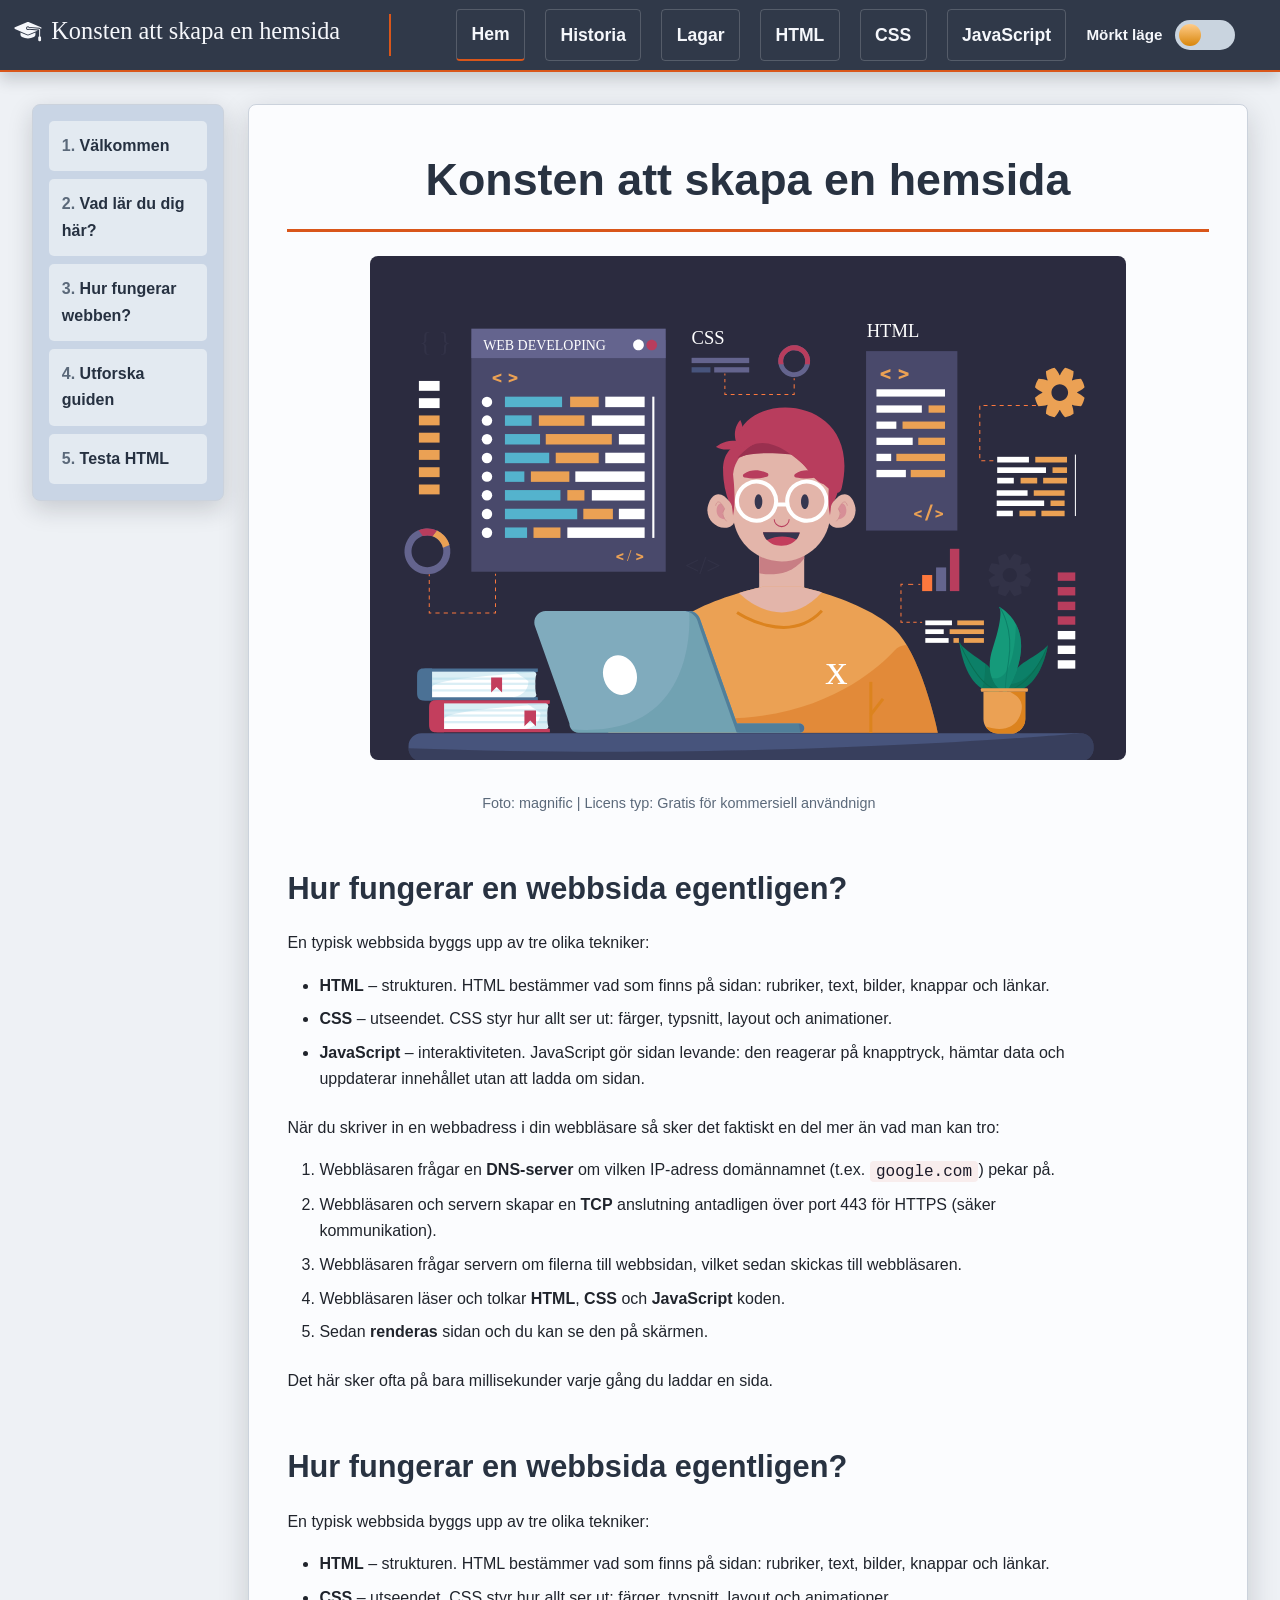
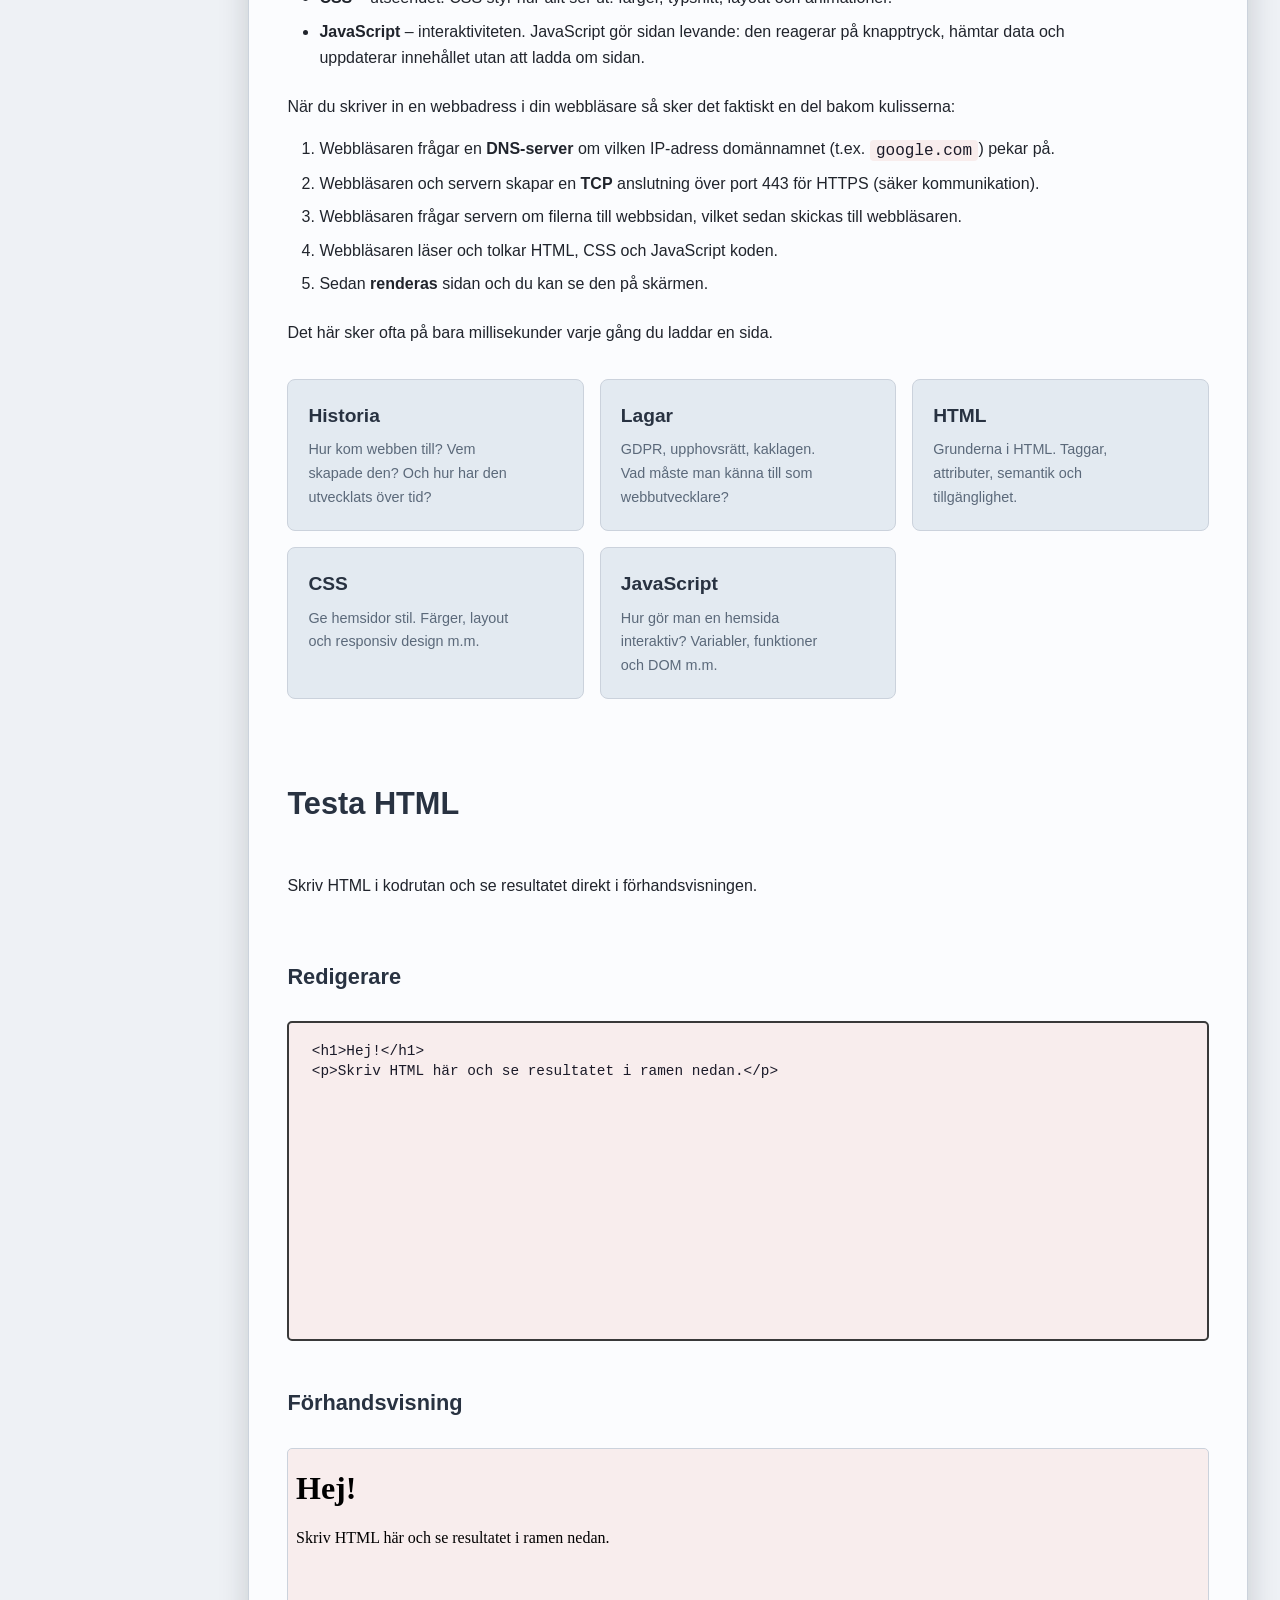
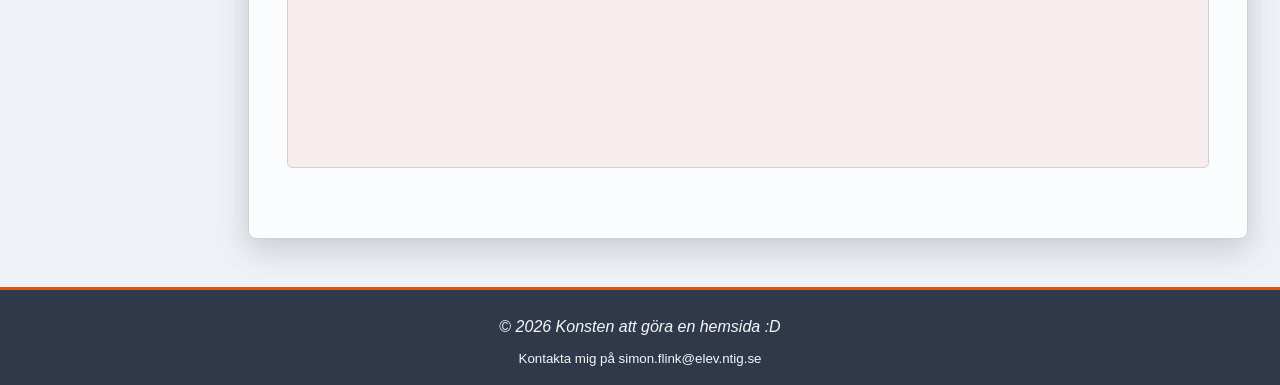
<file: index.html>
<!doctype html>
<html lang="sv">

<head>
    <meta charset="UTF-8">
    <meta name="viewport" content="width=device-width, initial-scale=1.0">
    <meta name="description" content="Guide för att skapa en hemsida med HTML, CSS och JavaScript.">
    <title>Konsten att skapa en hemsida</title>
    <link rel="stylesheet" href="style.css">
    <link rel="stylesheet" href="index.css">
    <link rel="icon" href="assets/logo.svg" type="image/svg+xml">
    <link rel="prefetch" href="historia.html">
    <link rel="prefetch" href="lagar.html">
    <link rel="prefetch" href="html.html">
    <link rel="prefetch" href="css.html">
    <link rel="prefetch" href="javascript.html">
</head>

<body>
    <!-- syns vid tabbning, hoppar till main -->
    <a href="#main" class="skip-link">Hoppa till huvudinnehåll</a>

    <!-- HEADER -->
    <header>
        <div class="header-logo" id="logo">
            <a href="index.html">
                <!-- SVG-loggotyp -->
                <svg width="360" height="30" viewBox="0 0 385 30" xmlns="http://www.w3.org/2000/svg" role="img"
                    aria-label="Konsten att skapa en hemsida">
                    <g class="drawing-elements">
                        <path
                            d="M30,22v3c0,0.552-0.448,1-1,1h-1c-0.552,0-1-0.448-1-1v-3c0-0.552,0.448-1,1-1v-7.539l-11.198-0.896  C16.621,12.822,16.337,13,16,13c-0.552,0-1-0.448-1-1c0-0.552,0.448-1,1-1c0.396,0,0.732,0.235,0.894,0.57l11.186,0.895  c0.516,0.041,0.92,0.479,0.92,0.997V21C29.552,21,30,21.448,30,22z M16,19.725c-0.547,0-1.094-0.111-1.603-0.334L8,16.592v2.227  c0,1.136,0.642,2.175,1.658,2.683l0,0C11.655,22.501,13.827,23,16,23s4.345-0.499,6.341-1.497l0,0C23.358,20.995,24,19.956,24,18.82  v-2.227l-6.397,2.799C17.094,19.614,16.547,19.725,16,19.725z M29.906,11.084L17.202,5.526C16.819,5.358,16.41,5.275,16,5.275  c-0.41,0-0.819,0.084-1.202,0.252L2.094,11.084c-0.799,0.35-0.799,1.483,0,1.832l12.703,5.559c0.765,0.334,1.641,0.334,2.405,0  l9.416-4.121l-9.438-0.755C16.843,13.858,16.434,14,16,14c-1.103,0-2-0.897-2-2c0-1.103,0.897-2,2-2  c0.552,0,1.062,0.224,1.431,0.609l10.729,0.858c0.842,0.067,1.525,0.666,1.751,1.445C30.704,12.561,30.703,11.433,29.906,11.084z" />
                        <text x="41" y="24" fill="#000000" font-family="Segoe UI" font-size="26" stroke-width="0">
                            Konsten att skapa en hemsida
                        </text>
                    </g>
                </svg>
            </a>
        </div>

        <!-- NAVIGATION -->
        <nav class="header-navbar">
            <!-- Hamburger-meny för mobil -->
            <button class="navbar-menu-toggle" aria-label="Toggle navigation menu" aria-expanded="false"
                aria-controls="navbar-menu">
                <span class="bar"></span>
                <span class="bar"></span>
                <span class="bar"></span>
            </button>
            <ul class="navbar-menu" id="navbar-menu" aria-hidden="true">
                <li>
                    <a class="active-link" aria-current="page" href="index.html">Hem</a>
                </li>
                <li><a href="historia.html">Historia</a></li>
                <li><a href="lagar.html">Lagar</a></li>
                <li><a href="html.html">HTML</a></li>
                <li><a href="css.html">CSS</a></li>
                <li><a href="javascript.html">JavaScript</a></li>
                <!-- Dark mode toggle -->
                <li class="dark-mode-toggle-item">
                    <span class="navbar-dark-mode-label">Mörkt läge</span>
                    <label class="switch">
                        <input type="checkbox" id="darkModeToggle">
                        <span class="slider"></span>
                    </label>
                </li>
            </ul>
        </nav>
    </header>

    <!-- Overlay: mörk bakgrund bakom mobilmeny -->
    <div id="overlay" onclick="closeNavbar()" aria-hidden="true"></div>

    <!-- MAIN -->
    <main id="main">
        <!-- Sidebar: innehållsförteckning -->
        <aside aria-label="Innehållsförteckning">
            <ul>
                <li><a href="#hem">Välkommen</a></li>
                <li><a href="#vad-lar-du-dig">Vad lär du dig här?</a></li>
                <li>
                    <a href="#hur-fungerar-webben">Hur fungerar webben?</a>
                </li>
                <li><a href="#utforska-guiden">Utforska guiden</a></li>
                <li><a href="#testa-html">Testa HTML</a></li>
            </ul>
        </aside>

        <!-- Huvudinnehåll -->
        <article id="main-content">
            <h1 id="hem">Konsten att skapa en hemsida</h1>
            <img src="assets/webbutveckling.svg"
                alt="Kod på en datorskärm som visar HTML, CSS och JavaScript – symboliserar webbutveckling" class="hero"
                loading="eager">
            <p class="hero-caption">
                Foto: magnific | Licens typ: Gratis för kommersiell
                användnign
            </p>

				<h2 id="hur-fungerar-webben">
					Hur fungerar en webbsida egentligen?
				</h2>
				<p>En typisk webbsida byggs upp av tre olika tekniker:</p>
				<ul>
					<li>
						<strong>HTML</strong> – strukturen. HTML bestämmer vad
						som finns på sidan: rubriker, text, bilder, knappar och
						länkar.
					</li>
					<li>
						<strong>CSS</strong> – utseendet. CSS styr hur allt ser
						ut: färger, typsnitt, layout och animationer.
					</li>
					<li>
						<strong>JavaScript</strong> – interaktiviteten.
						JavaScript gör sidan levande: den reagerar på
						knapptryck, hämtar data och uppdaterar innehållet utan
						att ladda om sidan.
					</li>
				</ul>
				<p>
					När du skriver in en webbadress i din webbläsare så sker det
					faktiskt en del mer än vad man kan tro:
				</p>
				<ol>
					<li>
						Webbläsaren frågar en <strong>DNS-server</strong> om
						vilken IP-adress domännamnet (t.ex.
						<code>google.com</code>) pekar på.
					</li>
					<li>
						Webbläsaren och servern skapar en
						<strong>TCP</strong> anslutning antadligen över port 443 för HTTPS
						(säker kommunikation).
					</li>
					<li>
						Webbläsaren frågar servern om filerna till webbsidan,
						vilket sedan skickas till webbläsaren.
					</li>
					<li>
						Webbläsaren läser och tolkar <strong>HTML</strong>, <strong>CSS</strong> och <strong>JavaScript</strong>
						koden.
					</li>
					<li>
						Sedan <strong>renderas</strong> sidan och du kan se den
						på skärmen.
					</li>
				</ol>
				<p>
					Det här sker ofta på bara millisekunder varje gång du laddar
					en sida.
				</p>

            <h2 id="hur-fungerar-webben">
                Hur fungerar en webbsida egentligen?
            </h2>
            <p>En typisk webbsida byggs upp av tre olika tekniker:</p>
            <ul>
                <li>
                    <strong>HTML</strong> – strukturen. HTML bestämmer vad
                    som finns på sidan: rubriker, text, bilder, knappar och
                    länkar.
                </li>
                <li>
                    <strong>CSS</strong> – utseendet. CSS styr hur allt ser
                    ut: färger, typsnitt, layout och animationer.
                </li>
                <li>
                    <strong>JavaScript</strong> – interaktiviteten.
                    JavaScript gör sidan levande: den reagerar på
                    knapptryck, hämtar data och uppdaterar innehållet utan
                    att ladda om sidan.
                </li>
            </ul>
            <p>
                När du skriver in en webbadress i din webbläsare så sker det
                faktiskt en del bakom kulisserna:
            </p>
            <ol>
                <li>
                    Webbläsaren frågar en <strong>DNS-server</strong> om
                    vilken IP-adress domännamnet (t.ex.
                    <code>google.com</code>) pekar på.
                </li>
                <li>
                    Webbläsaren och servern skapar en
                    <strong>TCP</strong> anslutning över port 443 för HTTPS
                    (säker kommunikation).
                </li>
                <li>
                    Webbläsaren frågar servern om filerna till webbsidan,
                    vilket sedan skickas till webbläsaren.
                </li>
                <li>
                    Webbläsaren läser och tolkar HTML, CSS och JavaScript
                    koden.
                </li>
                <li>
                    Sedan <strong>renderas</strong> sidan och du kan se den
                    på skärmen.
                </li>
            </ol>
            <p>
                Det här sker ofta på bara millisekunder varje gång du laddar
                en sida.
            </p>

				<!-- Länkkort -->
				<nav aria-label="Ämnesnavigation" class="card-grid">
					<a href="historia.html" class="card">
						<h3>Historia</h3>
						<p>
							Hur kom webben till? Vem skapade den? Och hur har
							den utvecklats över tid?
						</p>
					</a>
					<a href="lagar.html" class="card">
						<h3>Lagar</h3>
						<p>
							GDPR, upphovsrätt, kaklagen. Vad måste man känna till
							som webbutvecklare?
						</p>
					</a>
					<a href="html.html" class="card">
						<h3>HTML</h3>
						<p>
							Grunderna i HTML. Taggar, attributer, semantik och
							tillgänglighet.
						</p>
					</a>
					<a href="css.html" class="card">
						<h3>CSS</h3>
						<p>
							Ge hemsidor stil. Färger, layout och responsiv
							design m.m.
						</p>
					</a>
					<a href="javascript.html" class="card">
						<h3>JavaScript</h3>
						<p>
							Hur gör man en hemsida interaktiv? Variabler,
							funktioner och DOM m.m.
						</p>
					</a>
				</nav>

            <section class="playground" aria-labelledby="testa-html">
                <h2 id="testa-html">Testa HTML</h2>
                <p>
                    Skriv HTML i kodrutan och se resultatet direkt i
                    förhandsvisningen.
                </p>
                <h3>Redigerare</h3>
                <pre class="playground-editor" contenteditable="true" spellcheck="false" data-html-editor aria-label="Kodredigerare" role="term"><code>&lt;h1&gt;Hej!&lt;/h1&gt;
&lt;p&gt;Skriv HTML här och se resultatet i ramen nedan.&lt;/p&gt;</code></pre>
                <h3>Förhandsvisning</h3>
                <iframe class="playground-preview" data-html-preview title="Förhandsvisning av HTML-koden"></iframe>
            </section>
        </article>
    </main>

    <!-- FOOTER -->
    <footer id="footer">
        <p>&copy; <em>2026 Konsten att göra en hemsida :D</em></p>
        <p><sub>Kontakta mig på simon.flink@elev.ntig.se</sub></p>
    </footer>

    <script src="script.js" defer></script>
    <script src="index.js" defer></script>
</body>

</html>
</file>
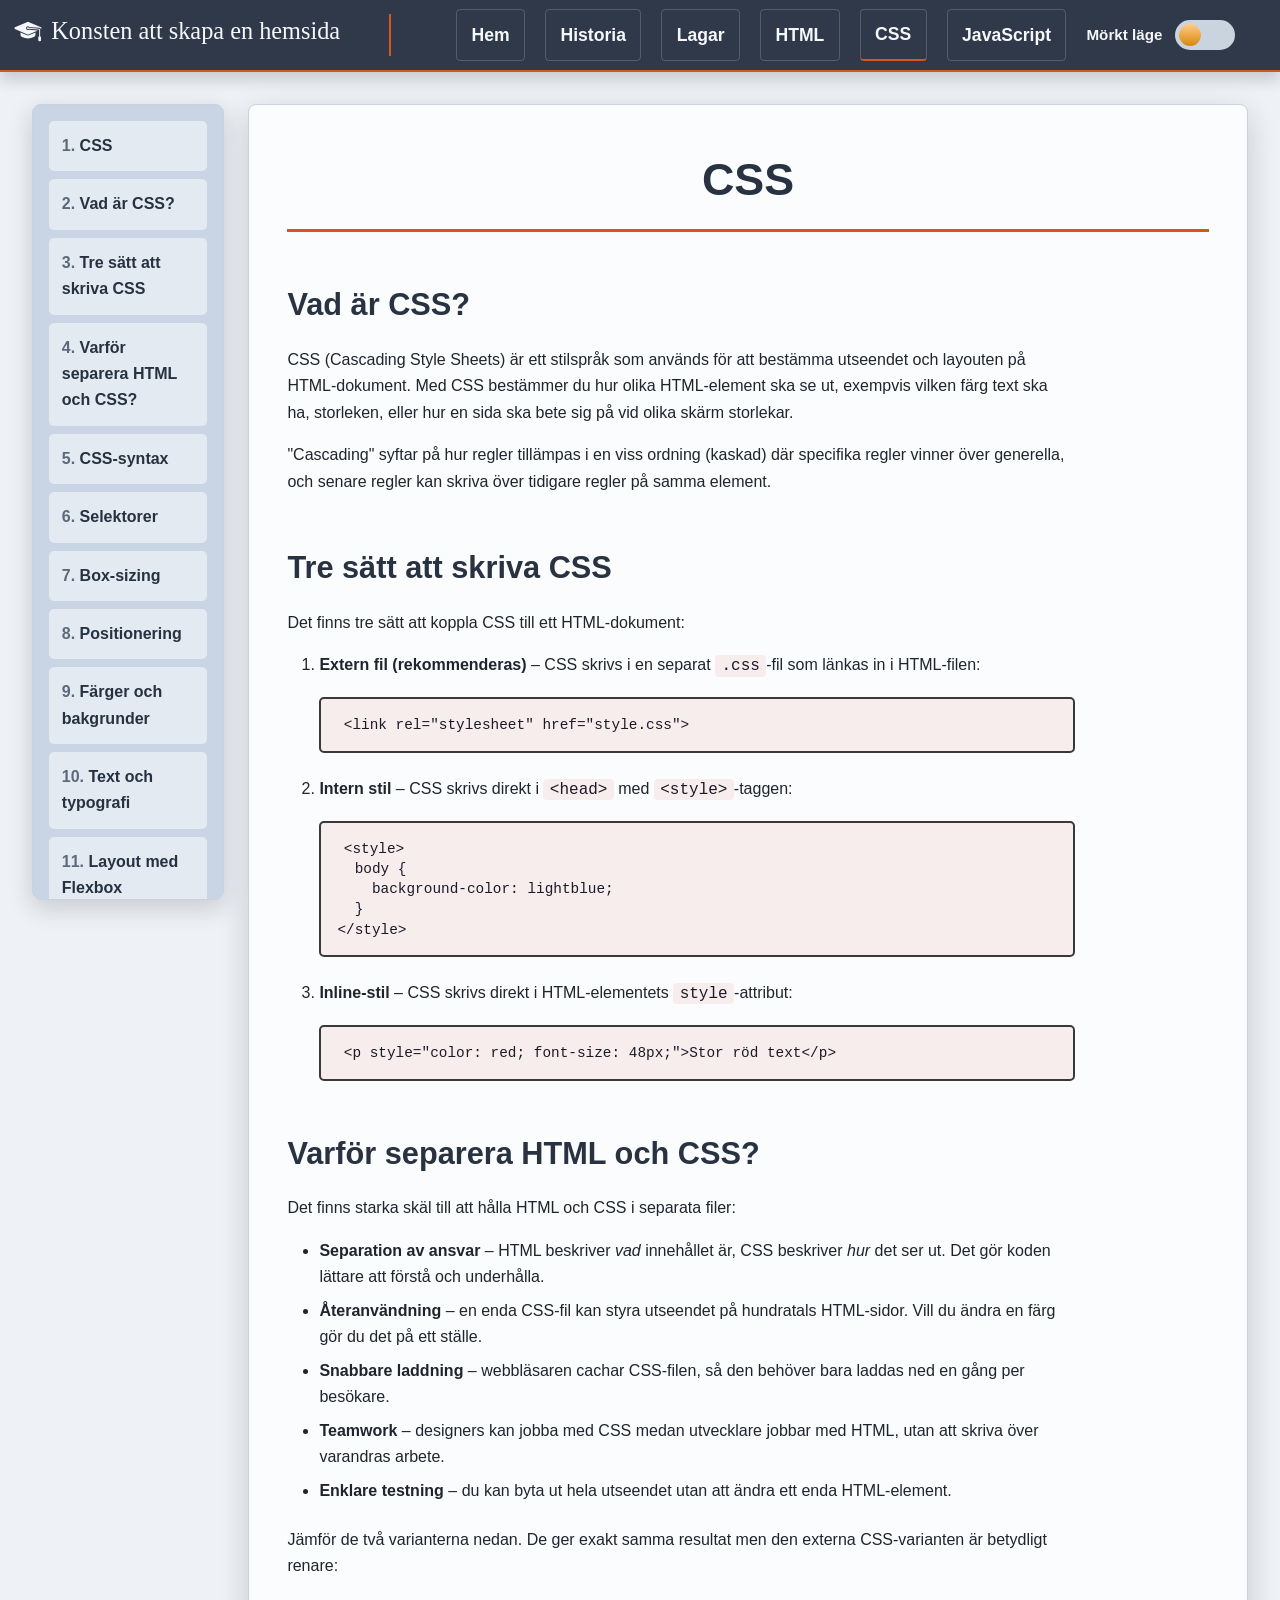
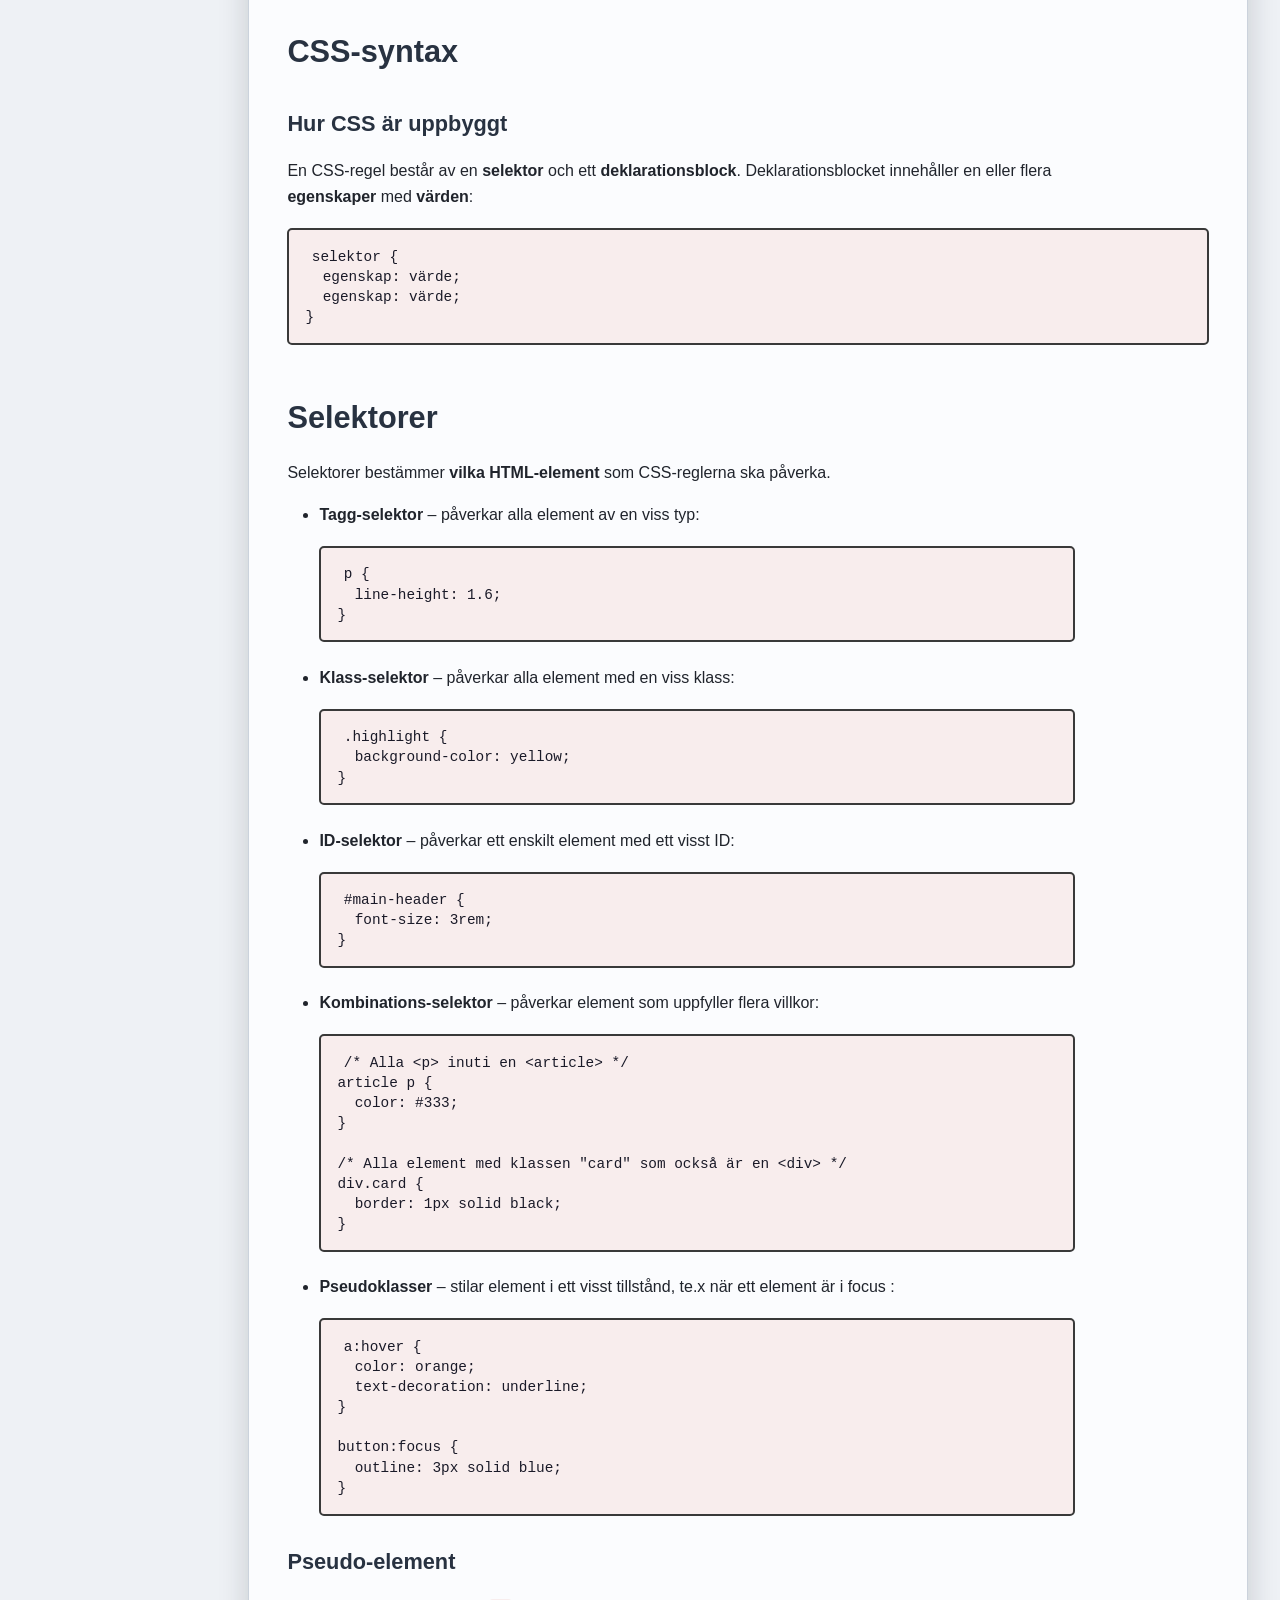
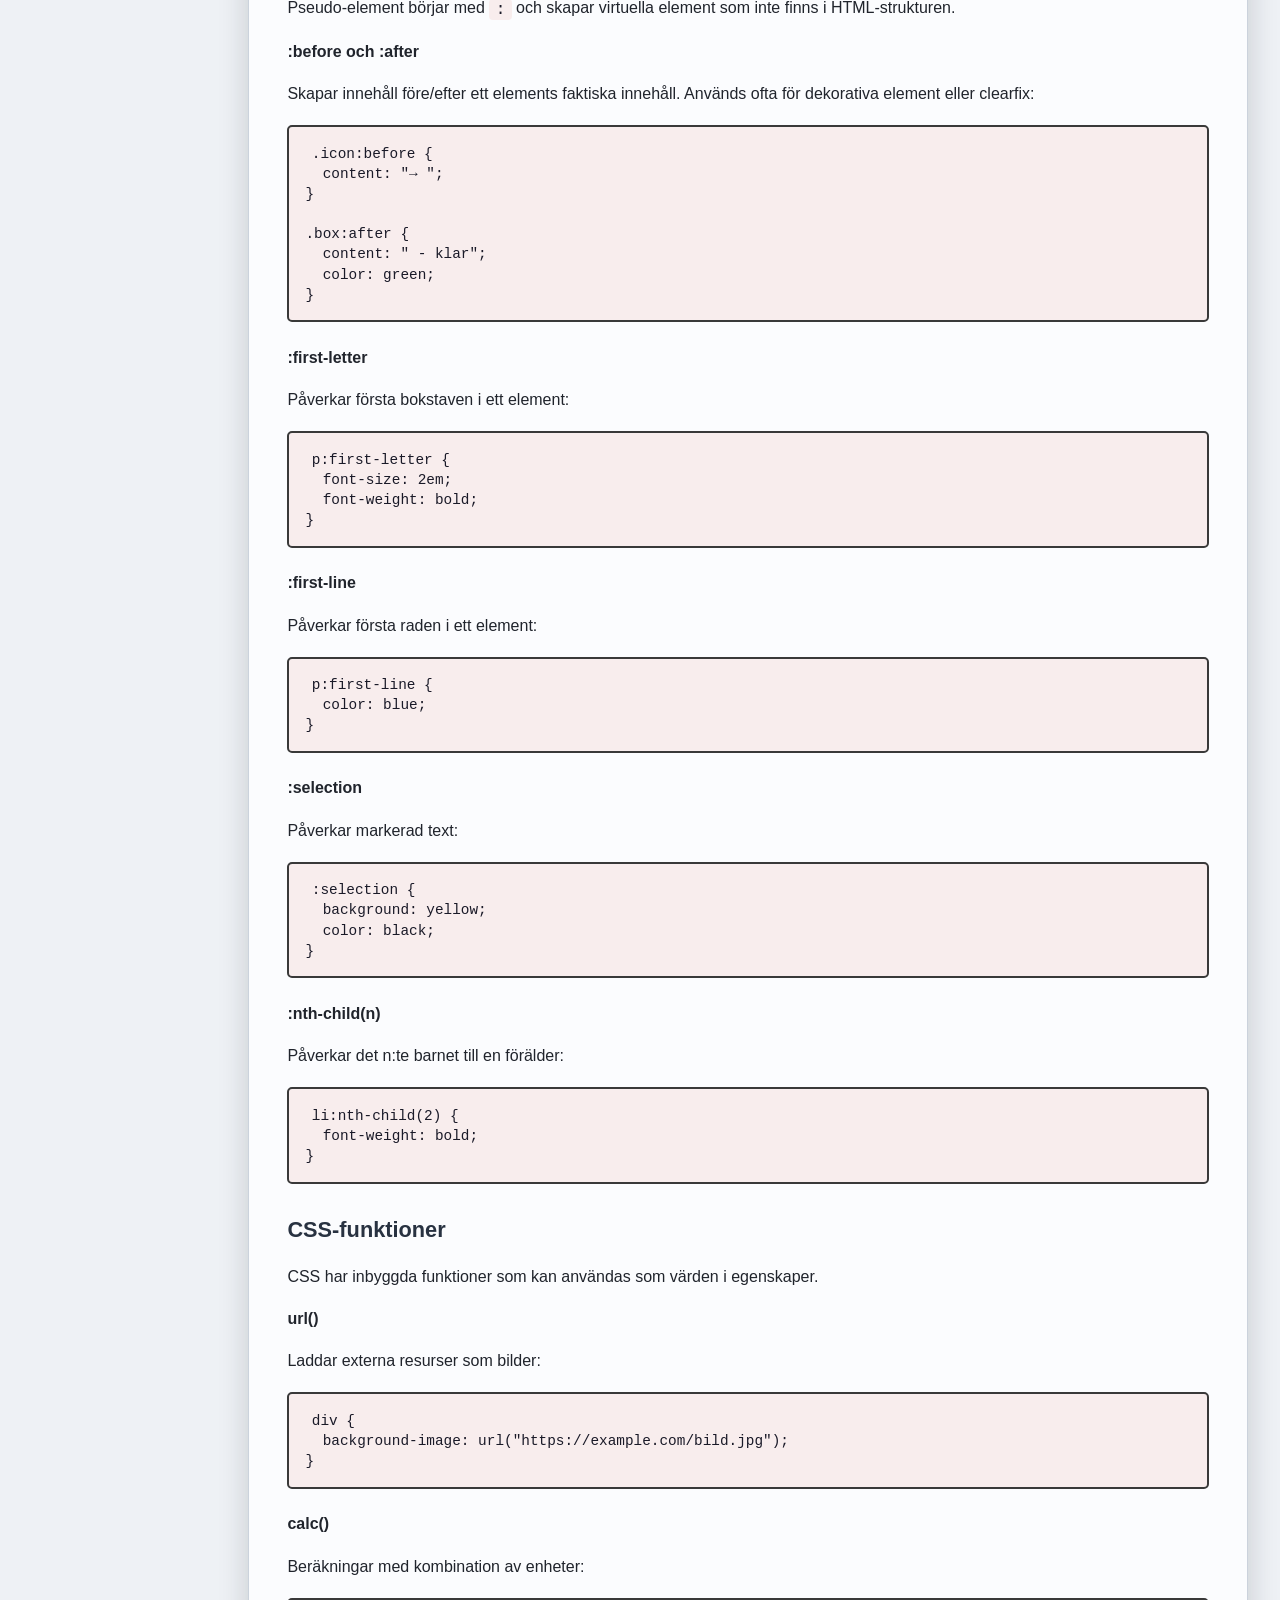
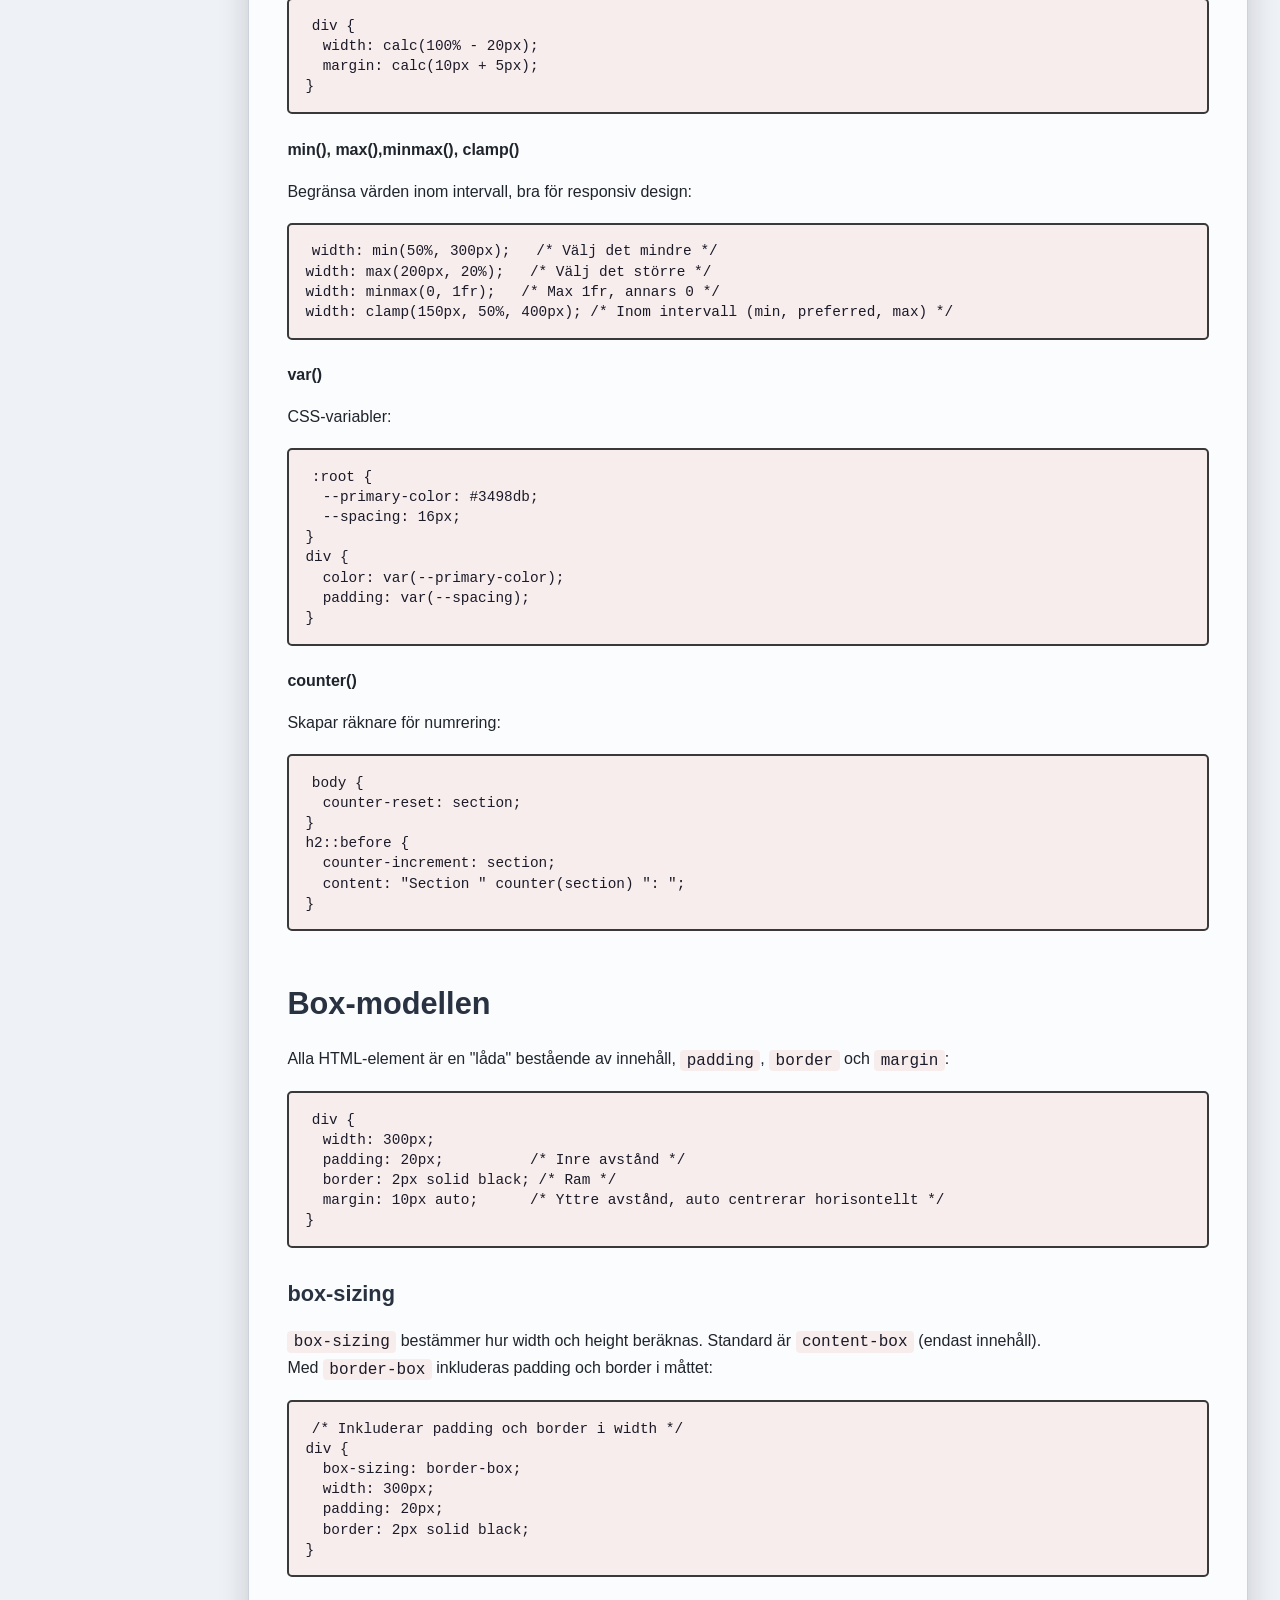
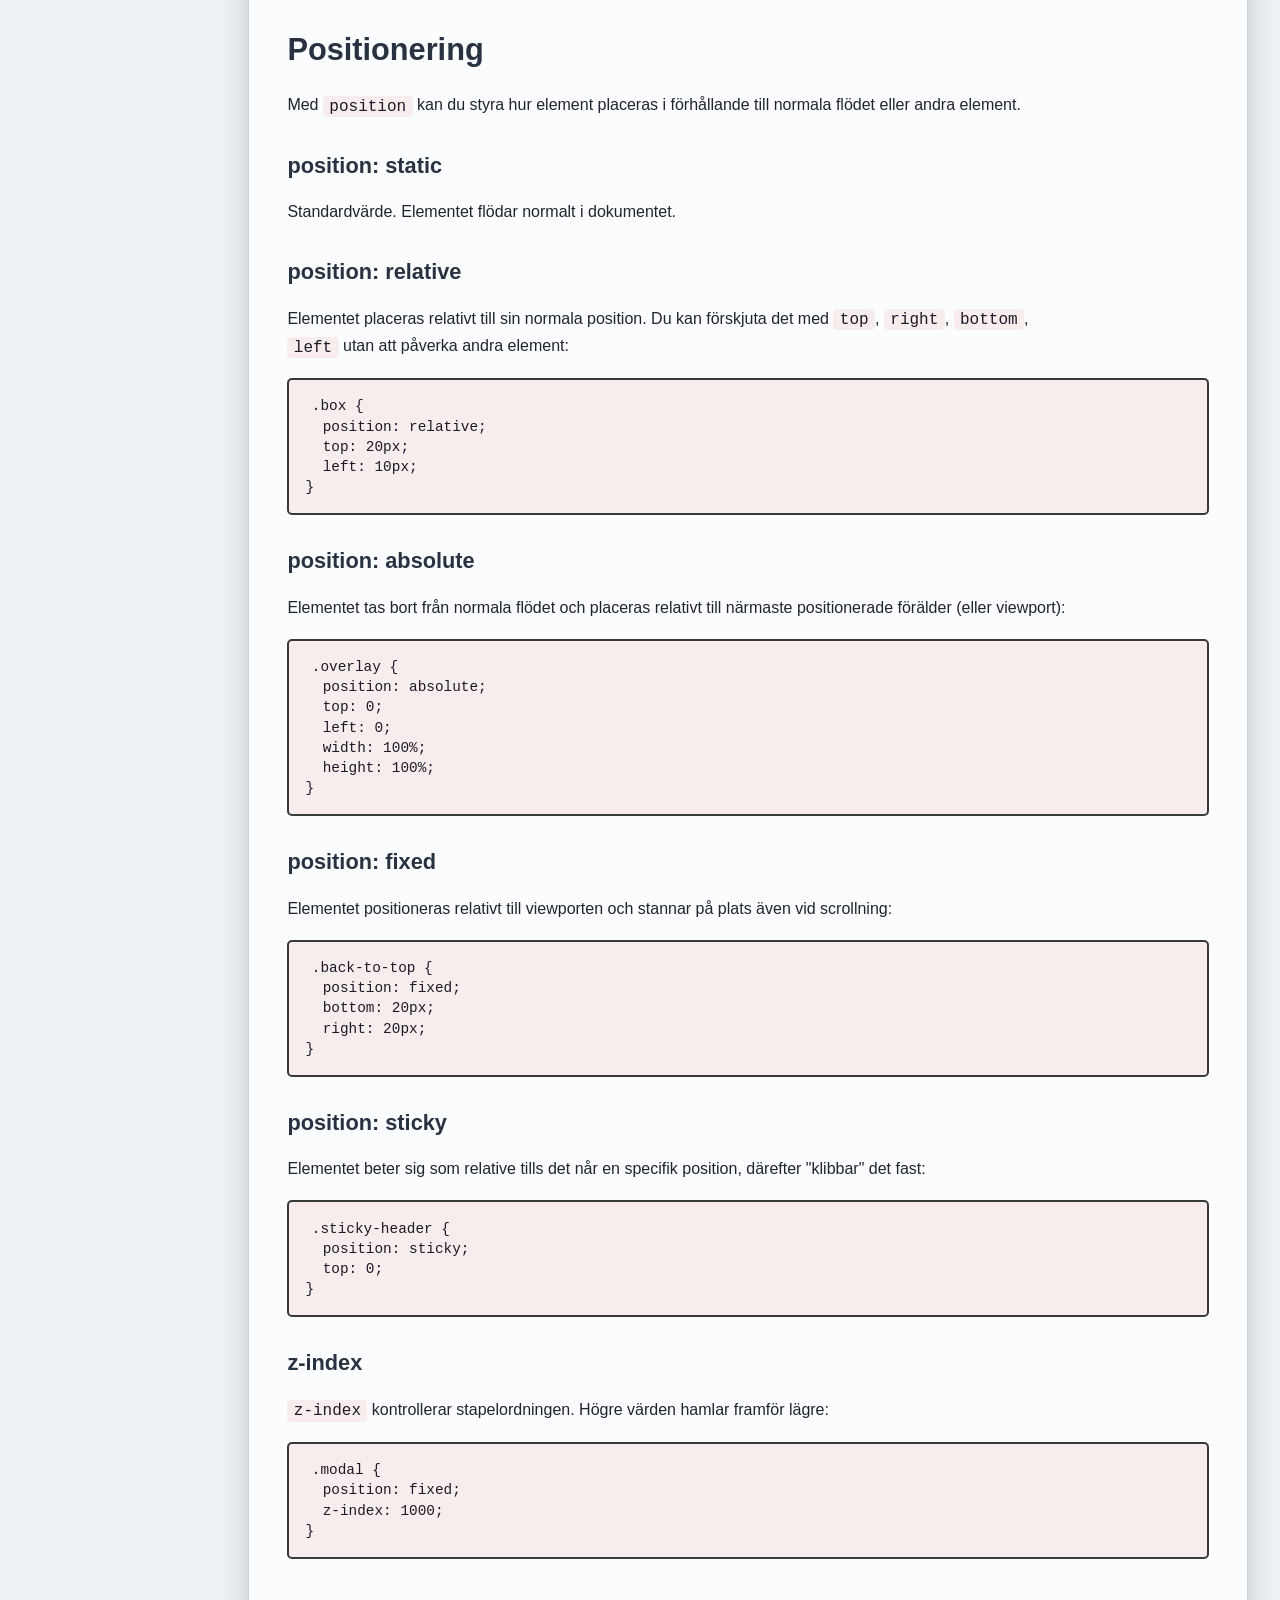
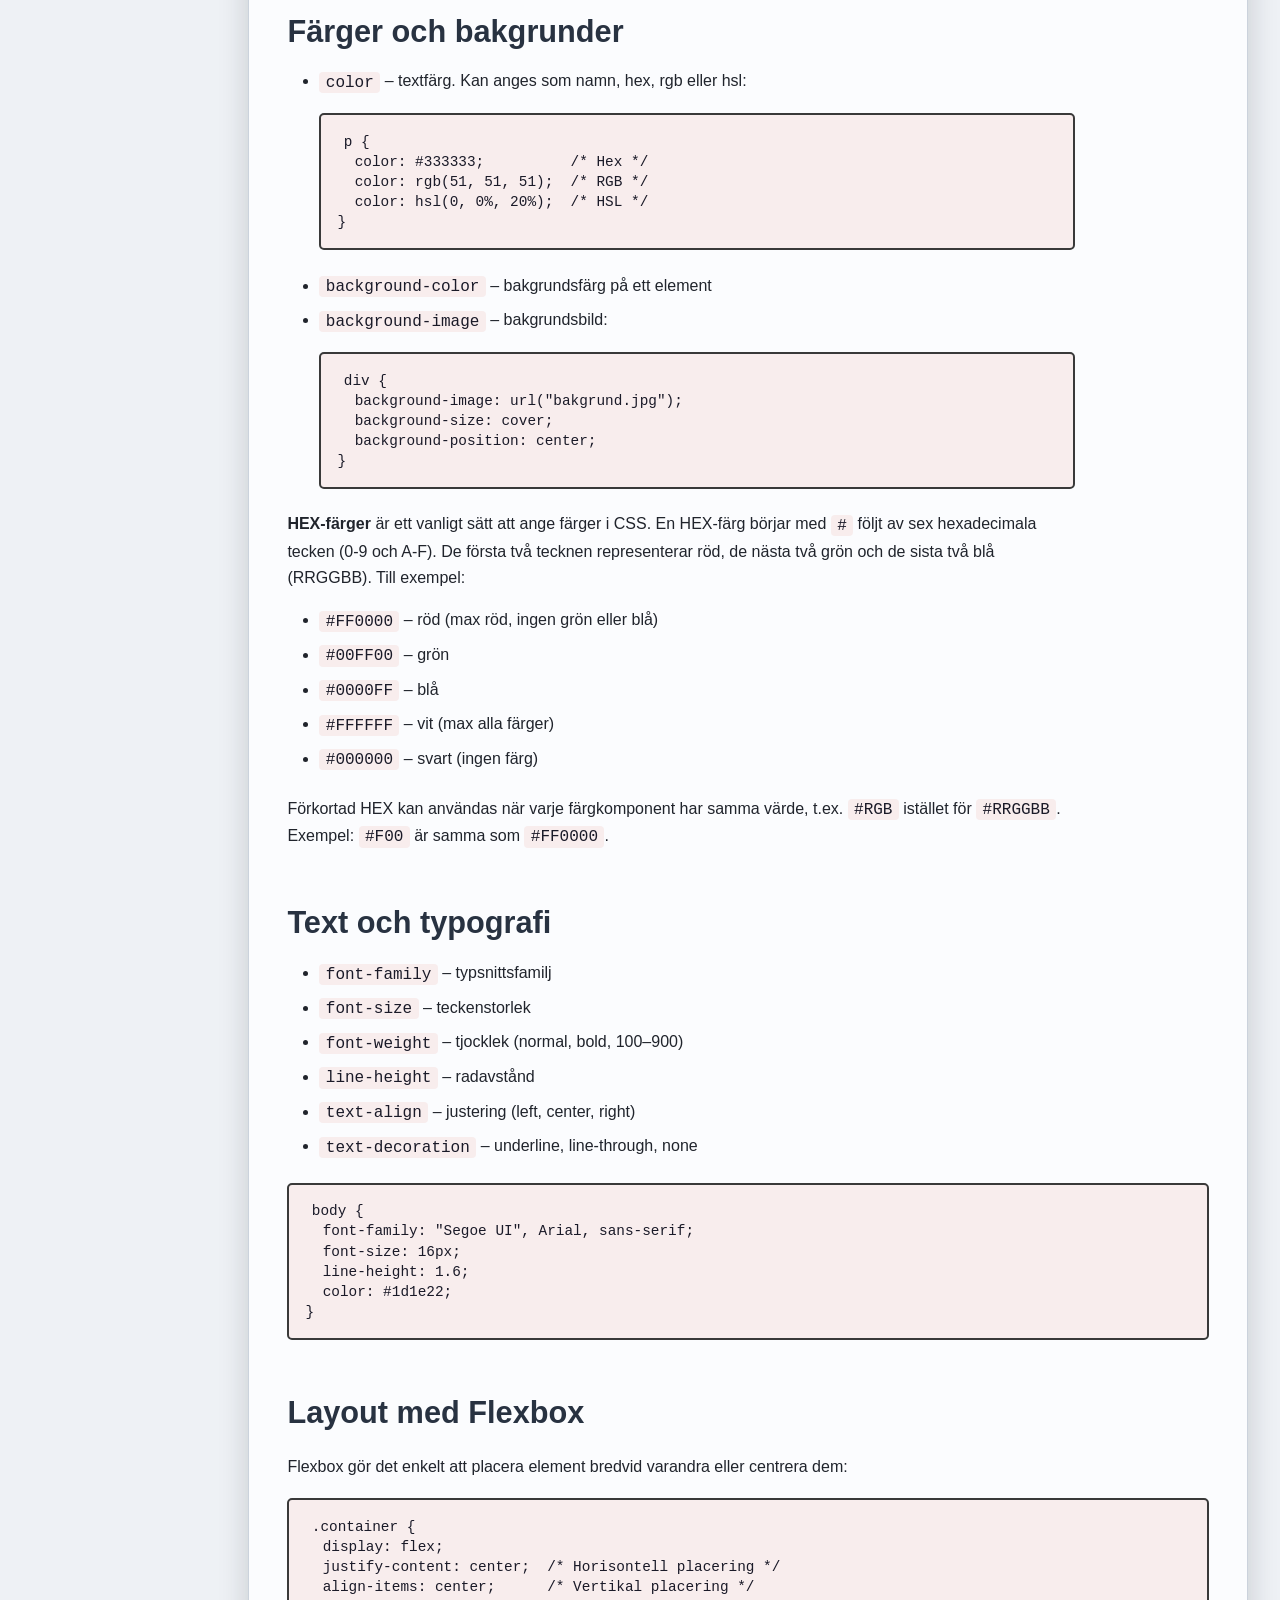
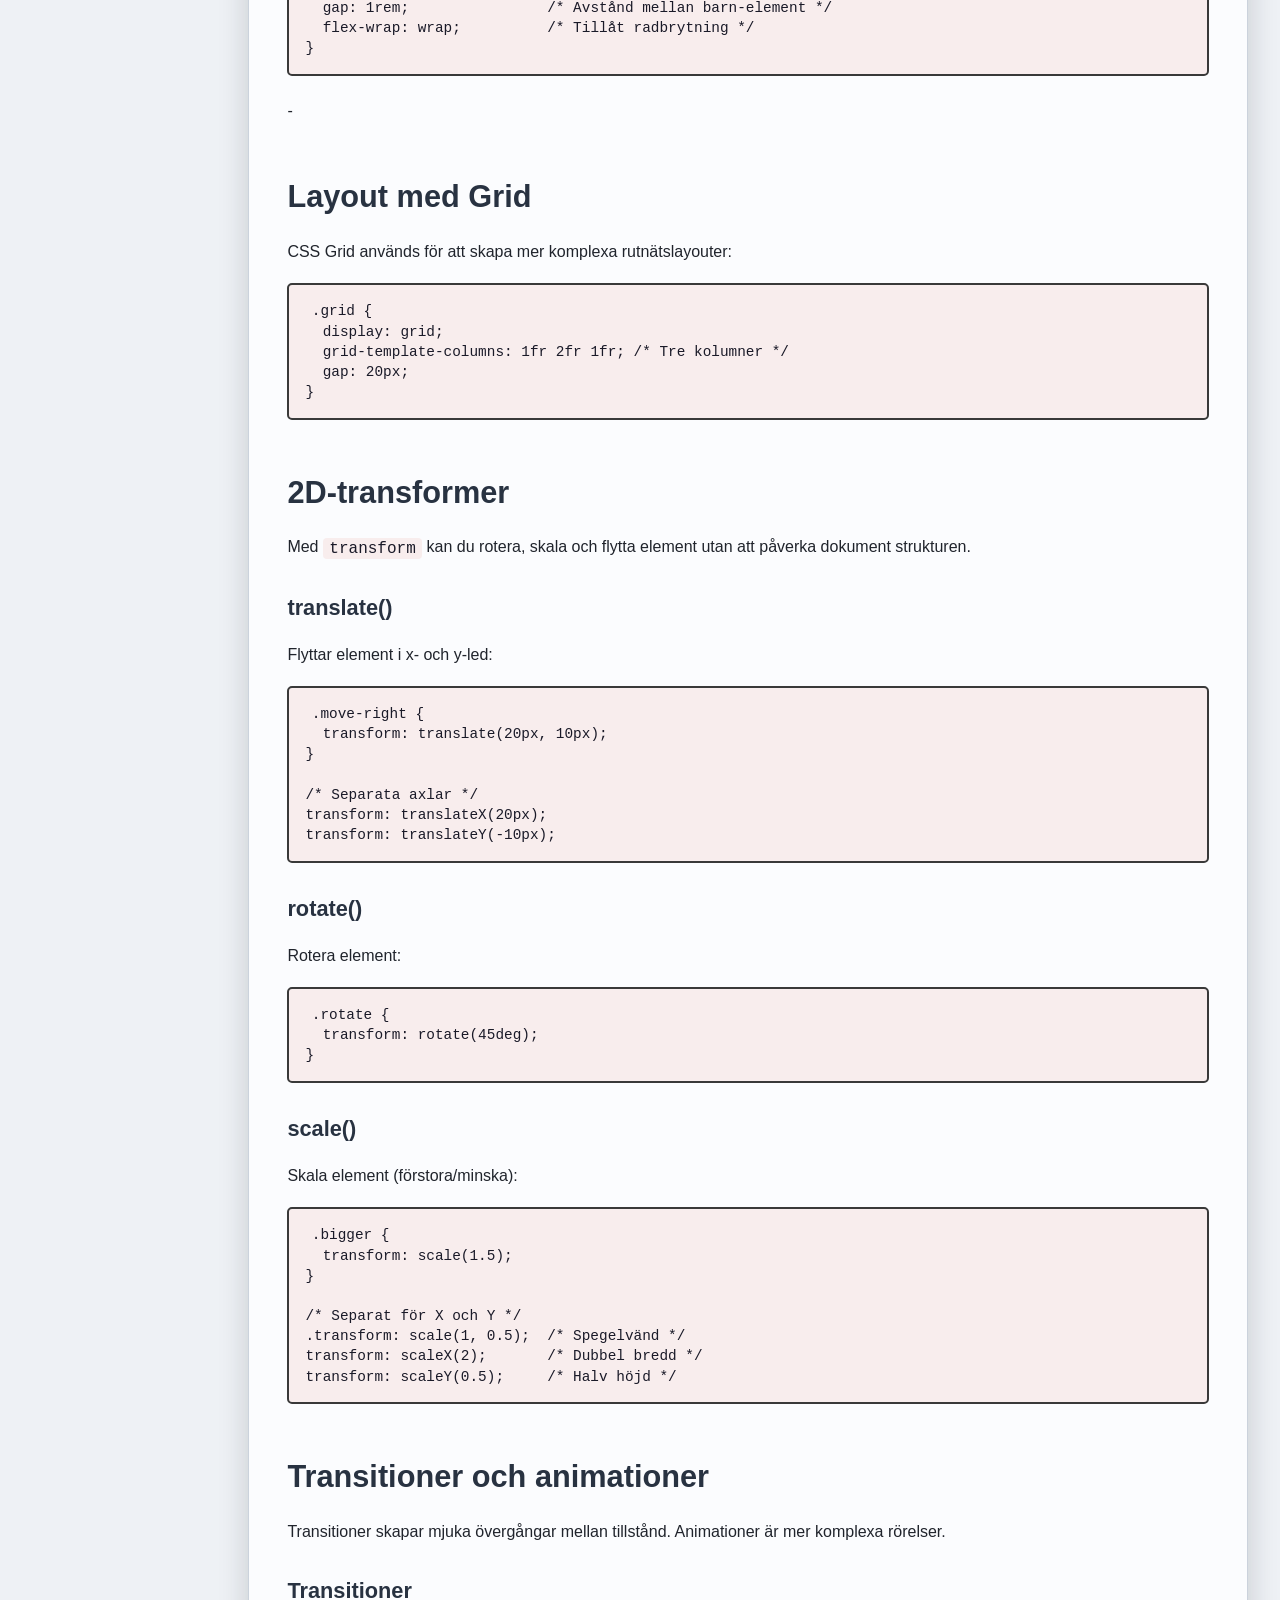
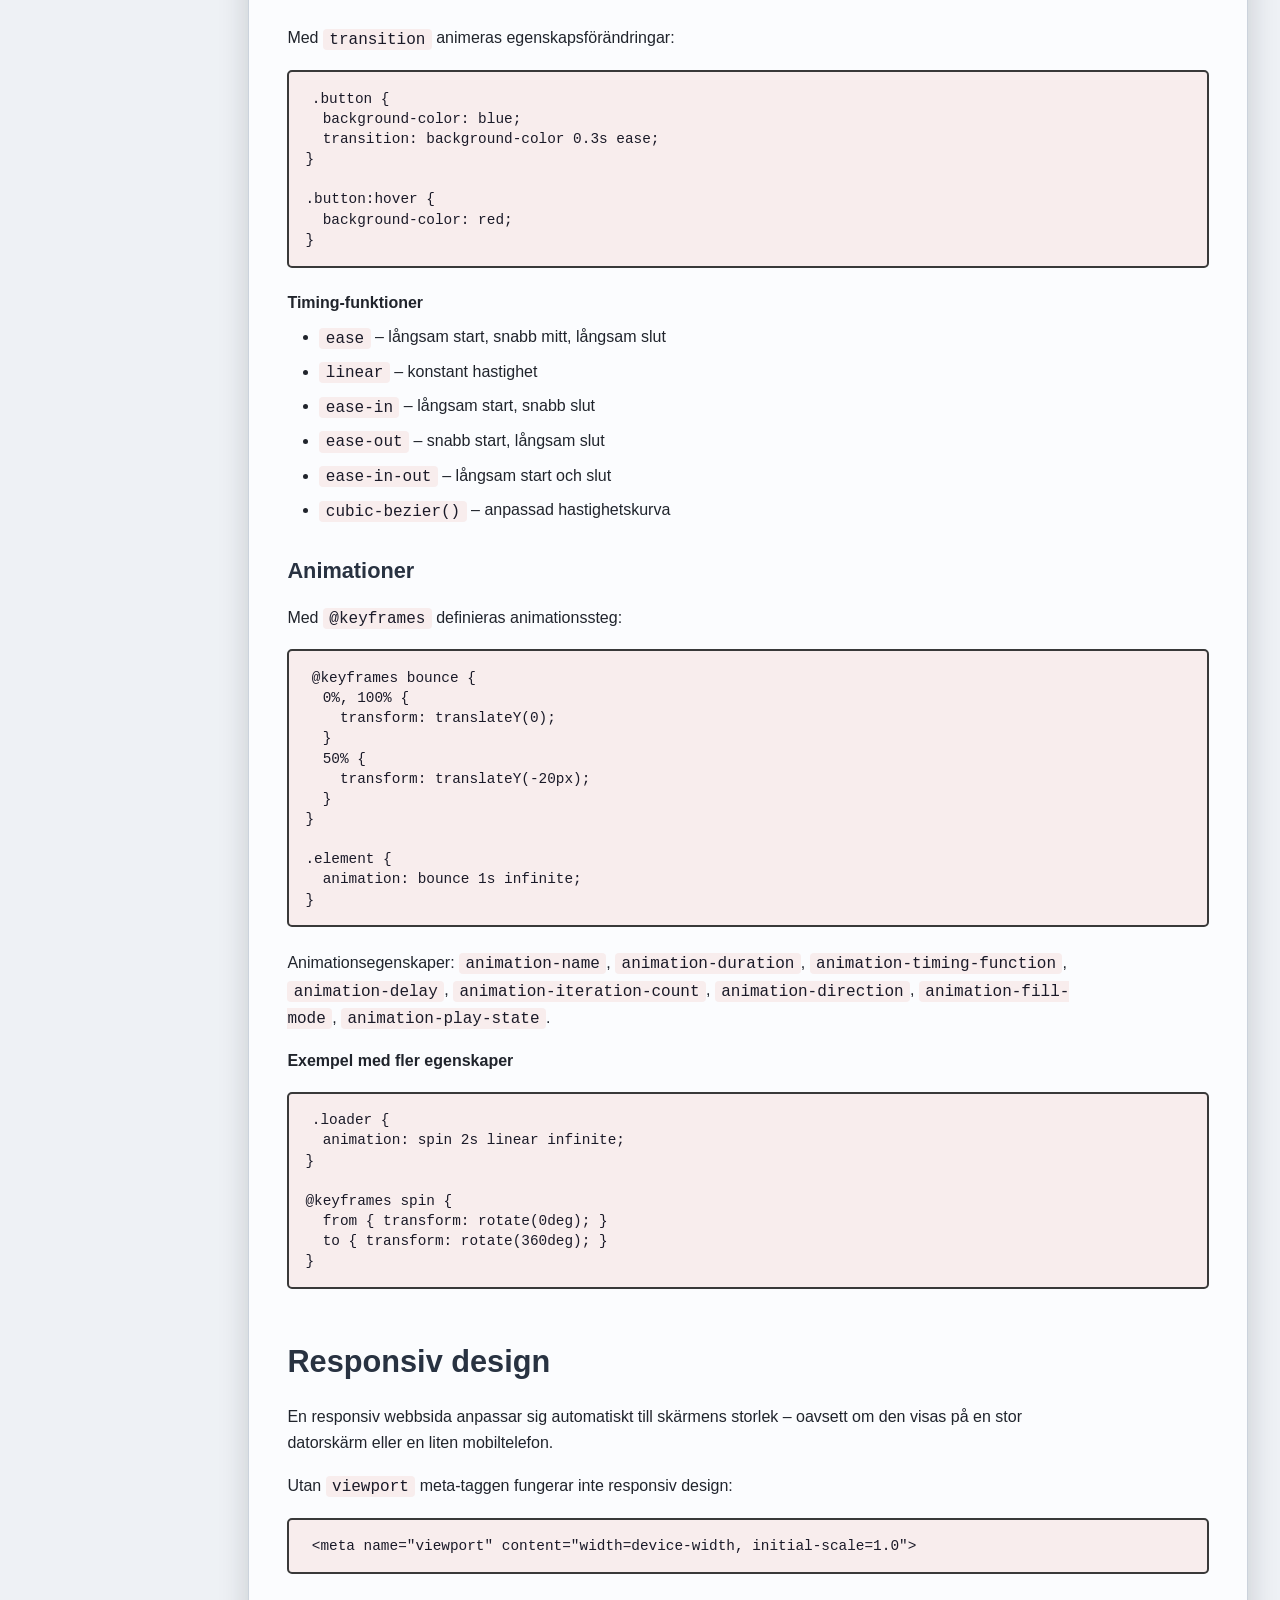
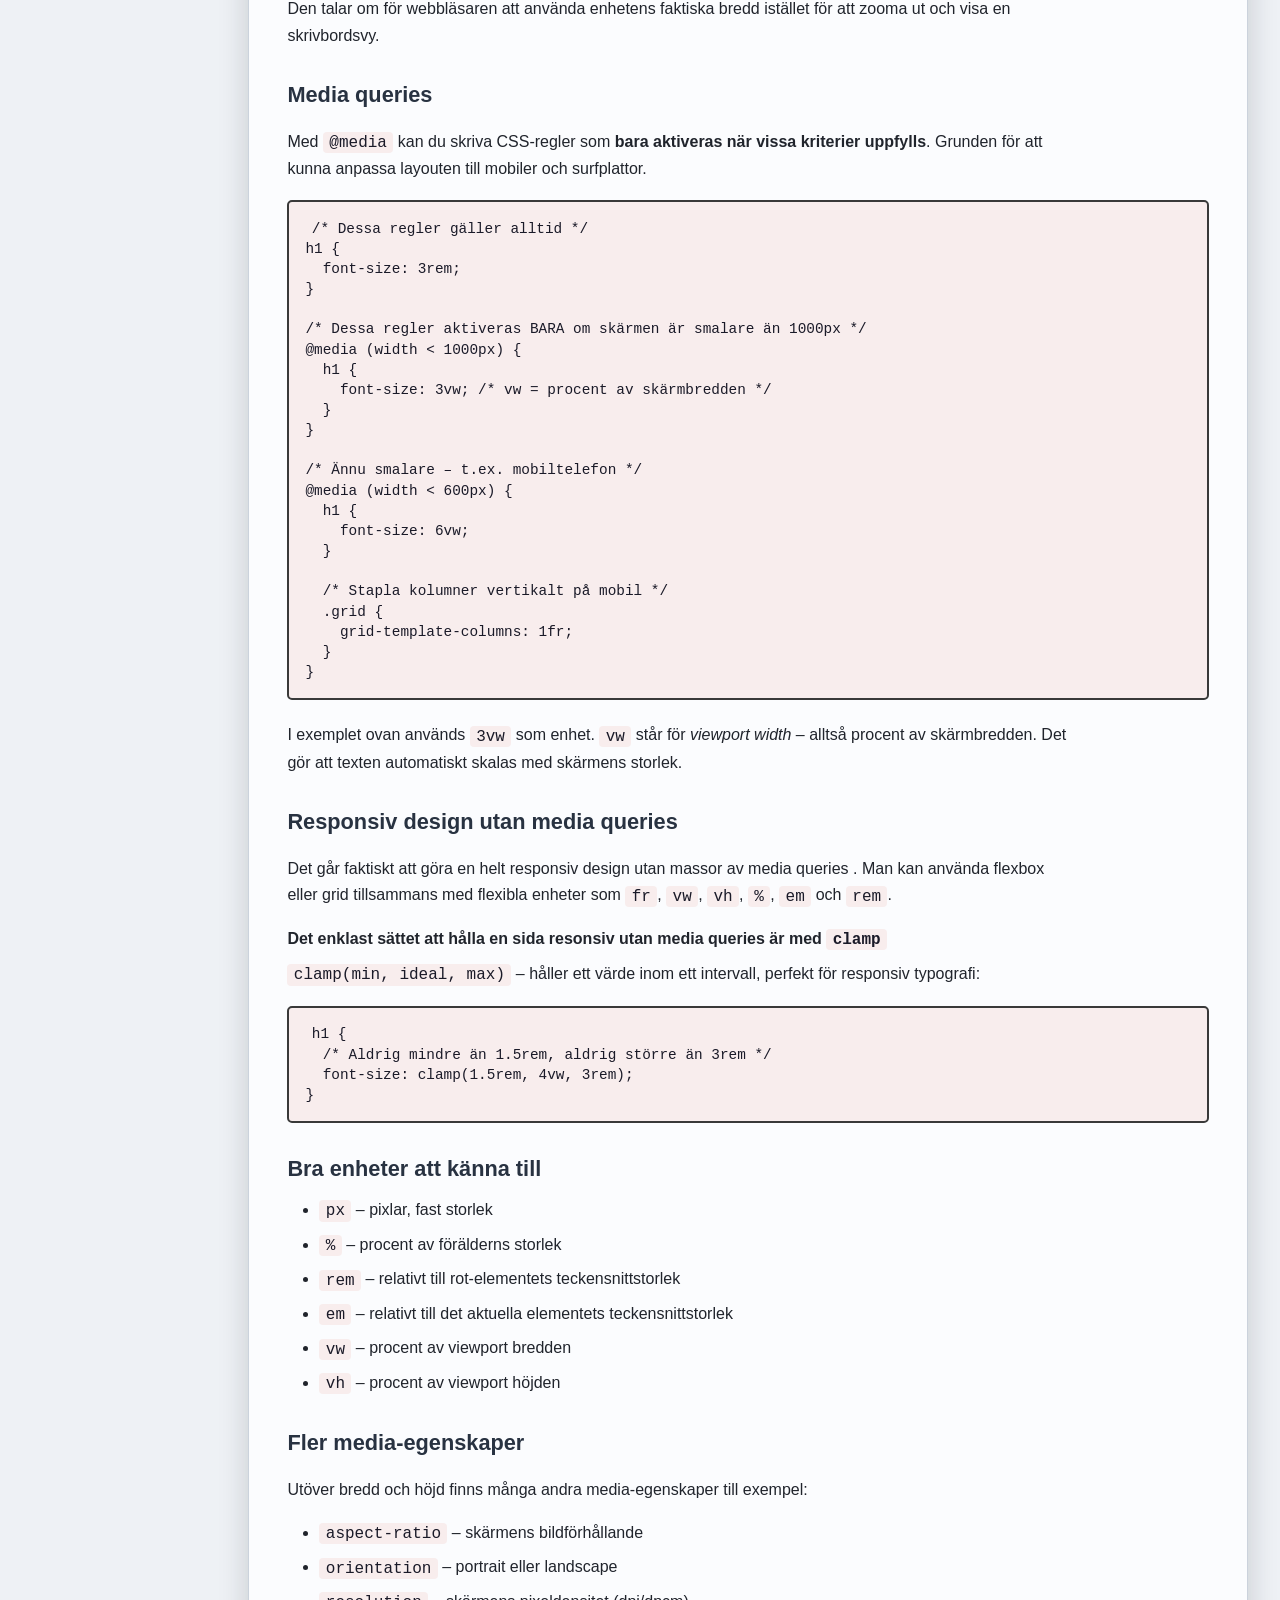
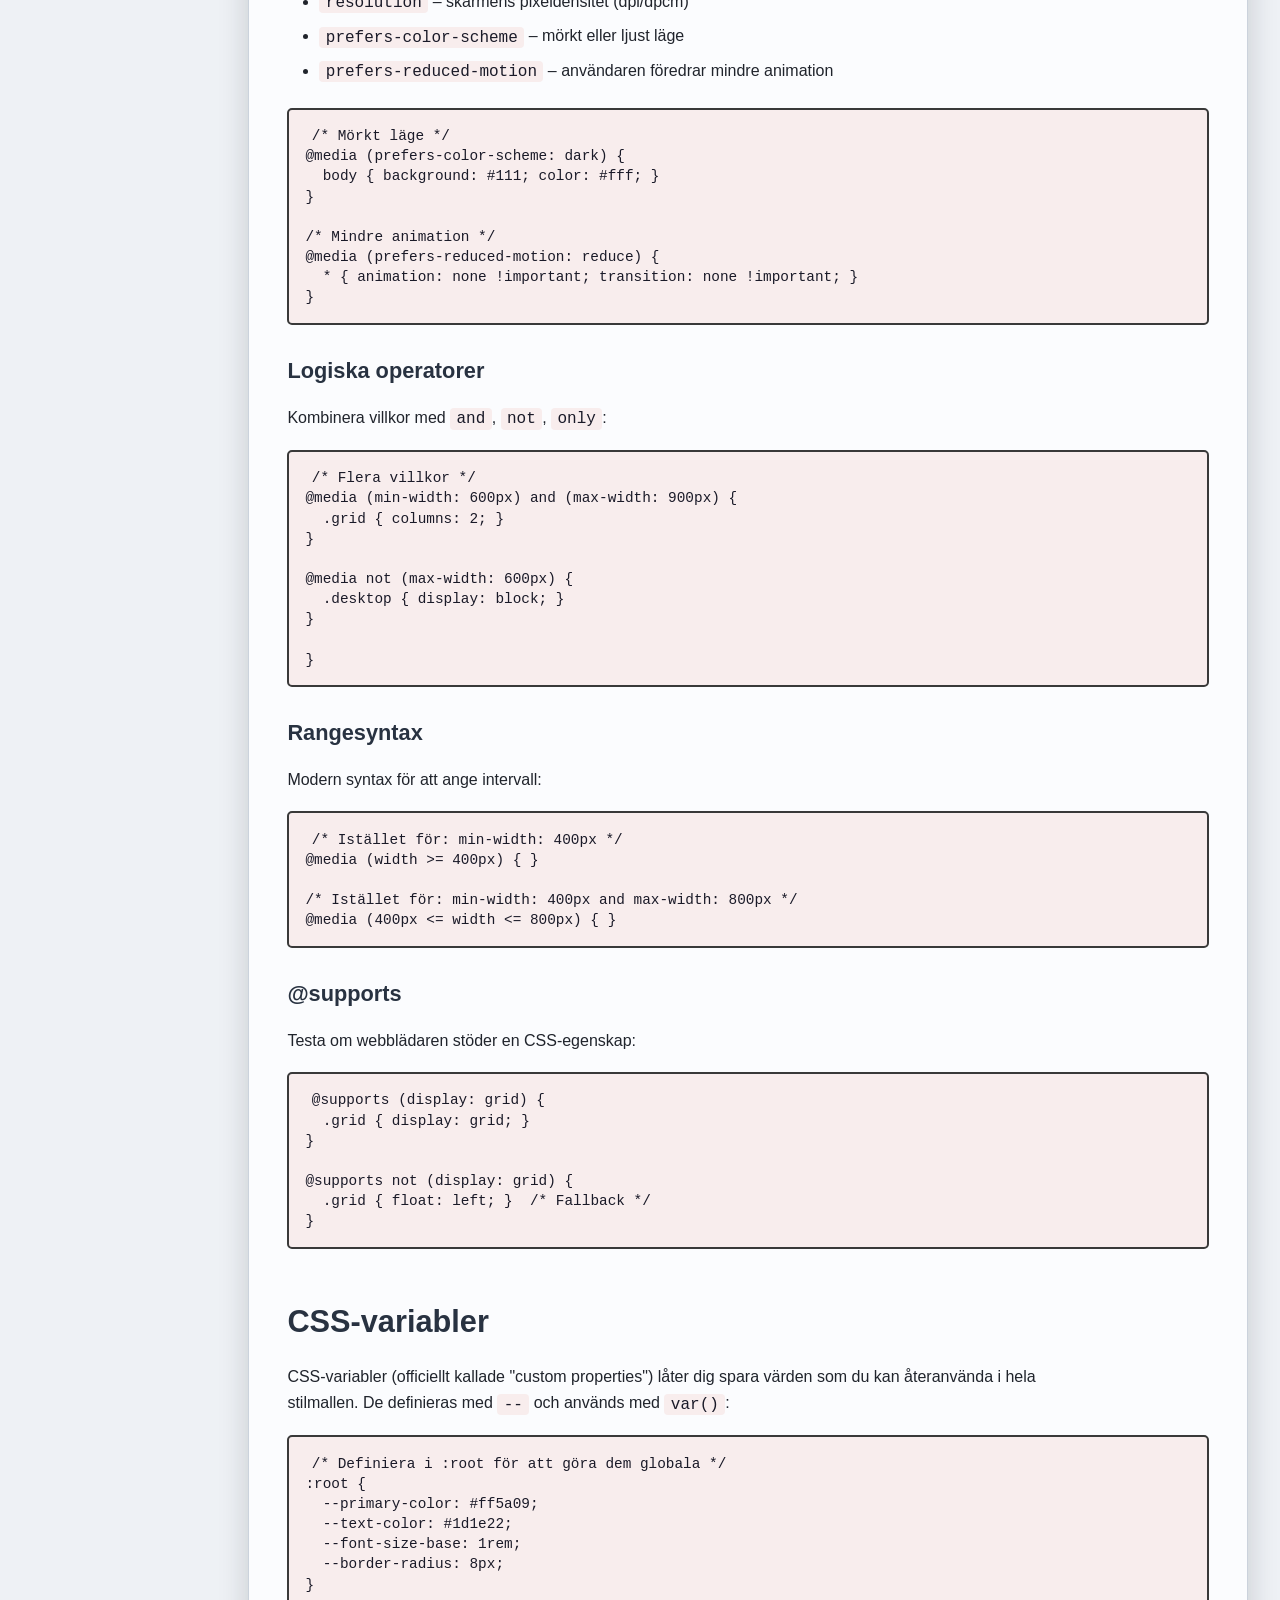
<file: css.html>
<!doctype html>
<html lang="sv">

<head>
	<meta charset="UTF-8">
	<meta name="viewport" content="width=device-width, initial-scale=1.0">
	<meta name="description" content="Guide för att skapa en hemsida med HTML, CSS och JavaScript.">
	<title>Konsten att skapa en hemsida | CSS</title>
	<link rel="stylesheet" href="style.css">
	<link rel="stylesheet" href="css.css">
	<link rel="icon" href="assets/logo.svg" type="image/svg+xml">

	<link rel="prefetch" href="historia.html">
	<link rel="prefetch" href="lagar.html">
	<link rel="prefetch" href="html.html">
	<link rel="prefetch" href="css.html">
	<link rel="prefetch" href="javascript.html">
</head>

<body>
	<a href="#main" class="skip-link">Hoppa till huvudinnehåll</a>

	<!-- HEADER -->
	<header>
		<div class="header-logo" id="logo">
			<a href="index.html">
				<svg width="360" height="30" viewBox="0 0 385 30" xmlns="http://www.w3.org/2000/svg" role="img"
					aria-label="Konsten att skapa en hemsida">
					<g class="drawing-elements">
						<path
							d="M30,22v3c0,0.552-0.448,1-1,1h-1c-0.552,0-1-0.448-1-1v-3c0-0.552,0.448-1,1-1v-7.539l-11.198-0.896  C16.621,12.822,16.337,13,16,13c-0.552,0-1-0.448-1-1c0-0.552,0.448-1,1-1c0.396,0,0.732,0.235,0.894,0.57l11.186,0.895  c0.516,0.041,0.92,0.479,0.92,0.997V21C29.552,21,30,21.448,30,22z M16,19.725c-0.547,0-1.094-0.111-1.603-0.334L8,16.592v2.227  c0,1.136,0.642,2.175,1.658,2.683l0,0C11.655,22.501,13.827,23,16,23s4.345-0.499,6.341-1.497l0,0C23.358,20.995,24,19.956,24,18.82  v-2.227l-6.397,2.799C17.094,19.614,16.547,19.725,16,19.725z M29.906,11.084L17.202,5.526C16.819,5.358,16.41,5.275,16,5.275  c-0.41,0-0.819,0.084-1.202,0.252L2.094,11.084c-0.799,0.35-0.799,1.483,0,1.832l12.703,5.559c0.765,0.334,1.641,0.334,2.405,0  l9.416-4.121l-9.438-0.755C16.843,13.858,16.434,14,16,14c-1.103,0-2-0.897-2-2c0-1.103,0.897-2,2-2  c0.552,0,1.062,0.224,1.431,0.609l10.729,0.858c0.842,0.067,1.525,0.666,1.751,1.445C30.704,12.561,30.703,11.433,29.906,11.084z" />
						<text x="41" y="24" fill="#000000" font-family="Segoe UI" font-size="26"
							stroke-width="0">Konsten att
							skapa en hemsida</text>
					</g>
				</svg>
			</a>
		</div>


		<nav class="header-navbar">
			<button class="navbar-menu-toggle" aria-label="Toggle navigation menu" aria-expanded="false"
				aria-controls="navbar-menu">
				<span class="bar"></span>
				<span class="bar"></span>
				<span class="bar"></span>
			</button>
			<ul class="navbar-menu" id="navbar-menu" aria-hidden="true">
				<li><a href="index.html">Hem</a></li>
				<li><a href="historia.html">Historia</a></li>
				<li><a href="lagar.html">Lagar</a></li>
				<li><a href="html.html">HTML</a></li>
				<li><a class="active-link" aria-current="page" href="css.html">CSS</a></li>
				<li><a href="javascript.html">JavaScript</a></li>
				<li class="dark-mode-toggle-item">
					<span class="navbar-dark-mode-label">Mörkt läge</span>
					<label class="switch">
						<input type="checkbox" id="darkModeToggle">
						<span class="slider"></span>
					</label>
				</li>
			</ul>
		</nav>
	</header>

	<!-- OVERLAY -->
	<div id="overlay" onclick="closeNavbar()" aria-hidden="true"></div>

	<main id="main">
		<aside aria-label="Innehållsförteckning">
			<ul>
				<li><a href="#css">CSS</a></li>
				<li><a href="#vad-ar-css">Vad är CSS?</a></li>
				<li><a href="#tra-satt-skriva-css">Tre sätt att skriva CSS</a></li>
				<li><a href="#varfor-separera">Varför separera HTML och CSS?</a></li>
				<li><a href="#css-syntax">CSS-syntax</a></li>
				<li><a href="#selektorer">Selektorer</a></li>
				<li><a href="#box-sizing">Box-sizing</a></li>
				<li><a href="#positionering">Positionering</a></li>
				<li><a href="#farger-och-bakgrunder">Färger och bakgrunder</a></li>
				<li><a href="#text-och-typografi">Text och typografi</a></li>
				<li><a href="#layout-flexbox">Layout med Flexbox</a></li>
				<li><a href="#layout-grid">Layout med Grid</a></li>
				<li><a href="#2d-transformer">2D-transformer</a></li>
				<li><a href="#transitioner-animationer">Transitioner och animationer</a></li>
				<li><a href="#responsiv-design">Responsiv design och media queries</a></li>
				<li><a href="#css-variabler">CSS-variabler</a></li>
				<li><a href="#anpassad-styling">Anpassad styling</a></li>
				<li><a href="#devtools">Webbläsarens utvecklarverktyg</a></li>
				<li><a href="#accessibility">Tillgänglighet</a></li>
			</ul>
		</aside>

		<article id="main-content">
			<h1 id="css">CSS</h1>

			<h2 id="vad-ar-css">Vad är CSS?</h2>
			<p>
				CSS (Cascading Style Sheets) är ett stilspråk som används för att
				bestämma utseendet och layouten på HTML-dokument. Med CSS bestämmer du
				hur olika HTML-element ska se ut, exempvis vilken färg text ska ha,
				storleken, eller hur en sida ska bete sig på vid olika skärm
				storlekar.
			</p>
			<p>
				"Cascading" syftar på hur regler tillämpas i en viss ordning (kaskad)
				där specifika regler vinner över generella, och senare regler kan
				skriva över tidigare regler på samma element.
			</p>

			<h2 id="tra-satt-skriva-css">Tre sätt att skriva CSS</h2>
			<p>Det finns tre sätt att koppla CSS till ett HTML-dokument:</p>

			<ol>
				<li>
					<strong>Extern fil (rekommenderas)</strong> – CSS skrivs i en
					separat <code>.css</code>-fil som länkas in i HTML-filen:
					<pre><code>&lt;link rel="stylesheet" href="style.css"&gt;</code></pre>
				</li>

				<li>
					<strong>Intern stil</strong> – CSS skrivs direkt i
					<code>&lt;head&gt;</code> med <code>&lt;style&gt;</code>-taggen:
					<pre><code>&lt;style&gt;
  body {
    background-color: lightblue;
  }
&lt;/style&gt;</code></pre>
				</li>

				<li>
					<strong> Inline-stil</strong> – CSS skrivs direkt i HTML-elementets
					<code>style</code>-attribut:
					<pre><code>&lt;p style="color: red; font-size: 48px;"&gt;Stor röd text&lt;/p&gt;</code></pre>
				</li>
			</ol>

			<h2 id="varfor-separera">Varför separera HTML och CSS?</h2>
			<p>
				Det finns starka skäl till att hålla HTML och CSS i separata filer:
			</p>
			<ul>
				<li>
					<strong>Separation av ansvar</strong> – HTML beskriver
					<em>vad</em> innehållet är, CSS beskriver <em>hur</em> det ser ut.
					Det gör koden lättare att förstå och underhålla.
				</li>
				<li>
					<strong>Återanvändning</strong> – en enda CSS-fil kan styra
					utseendet på hundratals HTML-sidor. Vill du ändra en färg gör du det
					på ett ställe.
				</li>
				<li>
					<strong>Snabbare laddning</strong> – webbläsaren cachar CSS-filen,
					så den behöver bara laddas ned en gång per besökare.
				</li>
				<li>
					<strong>Teamwork</strong> – designers kan jobba med CSS medan
					utvecklare jobbar med HTML, utan att skriva över varandras arbete.
				</li>
				<li>
					<strong>Enklare testning</strong> – du kan byta ut hela utseendet
					utan att ändra ett enda HTML-element.
				</li>
			</ul>

			<p>
				Jämför de två varianterna nedan. De ger exakt samma resultat men den
				externa CSS-varianten är betydligt renare:
			</p>

			<h2 id="css-syntax">CSS-syntax</h2>
			<h3>Hur CSS är uppbyggt</h3>
			<p>
				En CSS-regel består av en <strong>selektor</strong> och ett
				<strong>deklarationsblock</strong>. Deklarationsblocket innehåller en
				eller flera <strong>egenskaper</strong> med <strong>värden</strong>:
			</p>

			<pre><code>selektor {
  egenskap: värde;
  egenskap: värde;
}</code></pre>

			<h2 id="selektorer">Selektorer</h2>
			<p>
				Selektorer bestämmer <strong>vilka HTML-element</strong> som
				CSS-reglerna ska påverka.
			</p>

			<ul>
				<li>
					<strong>Tagg-selektor</strong> – påverkar alla element av en viss
					typ:
					<pre><code>p {
  line-height: 1.6;
}</code></pre>
				</li>
				<li>
					<strong>Klass-selektor</strong> – påverkar alla element med en viss
					klass:
					<pre><code>.highlight {
  background-color: yellow;
}</code></pre>
				</li>
				<li>
					<strong>ID-selektor</strong> – påverkar ett enskilt element med ett
					visst ID:
					<pre><code>#main-header {
  font-size: 3rem;
}</code></pre>
				</li>
				<li>
					<strong>Kombinations-selektor</strong> – påverkar element som
					uppfyller flera villkor:
					<pre><code>/* Alla &lt;p&gt; inuti en &lt;article&gt; */
article p {
  color: #333;
}

/* Alla element med klassen "card" som också är en &lt;div&gt; */
div.card {
  border: 1px solid black;
}</code></pre>
				</li>
				<li>
					<strong>Pseudoklasser</strong> – stilar element i ett visst
					tillstånd, te.x när ett element är i focus :
					<pre><code>a:hover {
  color: orange;
  text-decoration: underline;
}

button:focus {
  outline: 3px solid blue;
}</code></pre>
				</li>
			</ul>

			<h3>Pseudo-element</h3>
			<p>
				Pseudo-element börjar med <code>:</code> och skapar virtuella element
				som inte finns i HTML-strukturen.
			</p>

			<h4>:before och :after</h4>
			<p>
				Skapar innehåll före/efter ett elements faktiska innehåll. Används ofta
				för dekorativa element eller clearfix:
			</p>
			<pre><code>.icon:before {
  content: "→ ";
}

.box:after {
  content: " - klar";
  color: green;
}</code></pre>

			<h4>:first-letter</h4>
			<p>Påverkar första bokstaven i ett element:</p>
			<pre><code>p:first-letter {
  font-size: 2em;
  font-weight: bold;
}</code></pre>

			<h4>:first-line</h4>
			<p>Påverkar första raden i ett element:</p>
			<pre><code>p:first-line {
  color: blue;
}</code></pre>

			<h4>:selection</h4>
			<p>Påverkar markerad text:</p>
			<pre><code>:selection {
  background: yellow;
  color: black;
}</code></pre>
			<h4>:nth-child(n)</h4>
			<p>Påverkar det n:te barnet till en förälder:</p>
			<pre><code>li:nth-child(2) {
  font-weight: bold;
}</code></pre>

			<h3>CSS-funktioner</h3>
			<p>
				CSS har inbyggda funktioner som kan användas som värden i egenskaper.
			</p>

			<h4>url()</h4>
			<p>Laddar externa resurser som bilder:</p>
			<pre><code>div {
  background-image: url("https://example.com/bild.jpg");
}</code></pre>

			<h4>calc()</h4>
			<p>Beräkningar med kombination av enheter:</p>
			<pre><code>div {
  width: calc(100% - 20px);
  margin: calc(10px + 5px);
}</code></pre>

			<h4>min(), max(),minmax(), clamp()</h4>
			<p>Begränsa värden inom intervall, bra för responsiv design:</p>
			<pre><code>width: min(50%, 300px);   /* Välj det mindre */
width: max(200px, 20%);   /* Välj det större */
width: minmax(0, 1fr);   /* Max 1fr, annars 0 */
width: clamp(150px, 50%, 400px); /* Inom intervall (min, preferred, max) */</code></pre>

			<h4>var()</h4>
			<p>CSS-variabler:</p>
			<pre><code>:root {
  --primary-color: #3498db;
  --spacing: 16px;
}
div {
  color: var(--primary-color);
  padding: var(--spacing);
}</code></pre>


			<h4>counter()</h4>
			<p>Skapar räknare för numrering:</p>
			<pre><code>body {
  counter-reset: section;
}
h2::before {
  counter-increment: section;
  content: "Section " counter(section) ": ";
}</code></pre>

			<!--*

			<h4>linear-gradient(), radial-gradient()</h4>
			<p>Skapar gradientbakgrunder:</p>
			<pre><code>/* Linjär gradient */
div {
  background: linear-gradient(to right, red, blue);
}

/* Radial gradient */
div {
  background: radial-gradient(circle, red, blue);
}</code></pre>

*/-->

			<h2 id="box-modellen">Box-modellen</h2>
			<p>
				Alla HTML-element är en "låda" bestående av innehåll,
				<code>padding</code>, <code>border</code> och <code>margin</code>:
			</p>
			<pre><code>div {
  width: 300px;
  padding: 20px;          /* Inre avstånd */
  border: 2px solid black; /* Ram */
  margin: 10px auto;      /* Yttre avstånd, auto centrerar horisontellt */
}</code></pre>

			<h3 id="box-sizing">box-sizing</h3>
			<p>
				<code>box-sizing</code> bestämmer hur width och height beräknas.
				Standard är <code>content-box</code> (endast innehåll). Med
				<code>border-box</code> inkluderas padding och border i måttet:
			</p>
			<pre><code>/* Inkluderar padding och border i width */
div {
  box-sizing: border-box;
  width: 300px;
  padding: 20px;
  border: 2px solid black;
}</code></pre>

			<h2 id="positionering">Positionering</h2>
			<p>
				Med <code>position</code> kan du styra hur element placeras i förhållande
				till normala flödet eller andra element.
			</p>

			<h3>position: static</h3>
			<p>Standardvärde. Elementet flödar normalt i dokumentet.</p>

			<h3>position: relative</h3>
			<p>
				Elementet placeras relativt till sin normala position. Du kan förskjuta
				det med <code>top</code>, <code>right</code>, <code>bottom</code>,
				<code>left</code> utan att påverka andra element:
			</p>
			<pre><code>.box {
  position: relative;
  top: 20px;
  left: 10px;
}</code></pre>

			<h3>position: absolute</h3>
			<p>
				Elementet tas bort från normala flödet och placeras relativt till närmaste
				positionerade förälder (eller viewport):
			</p>
			<pre><code>.overlay {
  position: absolute;
  top: 0;
  left: 0;
  width: 100%;
  height: 100%;
}</code></pre>

			<h3>position: fixed</h3>
			<p>
				Elementet positioneras relativt till viewporten och stannar på plats
				även vid scrollning:
			</p>
			<pre><code>.back-to-top {
  position: fixed;
  bottom: 20px;
  right: 20px;
}</code></pre>

			<h3>position: sticky</h3>
			<p>
				Elementet beter sig som relative tills det når en specifik position,
				därefter "klibbar" det fast:
			</p>
			<pre><code>.sticky-header {
  position: sticky;
  top: 0;
}</code></pre>

			<h3>z-index</h3>
			<p>
				<code>z-index</code> kontrollerar stapelordningen. Högre värden hamlar
				framför lägre:
			</p>
			<pre><code>.modal {
  position: fixed;
  z-index: 1000;
}</code></pre>

			<h2 id="farger-och-bakgrunder">Färger och bakgrunder</h2>
			<ul>
				<li>
					<code>color</code> – textfärg. Kan anges som namn, hex, rgb eller
					hsl:
					<pre><code>p {
  color: #333333;          /* Hex */
  color: rgb(51, 51, 51);  /* RGB */
  color: hsl(0, 0%, 20%);  /* HSL */
}</code></pre>
				</li>
				<li><code>background-color</code> – bakgrundsfärg på ett element</li>
				<li>
					<code>background-image</code> – bakgrundsbild:
					<pre><code>div {
  background-image: url("bakgrund.jpg");
  background-size: cover;
  background-position: center;
}</code></pre>
				</li>
			</ul>
			<p>
				<strong>HEX-färger</strong> är ett vanligt sätt att ange färger i CSS.
				En HEX-färg börjar med <code>#</code> följt av sex hexadecimala tecken
				(0-9 och A-F). De första två tecknen representerar röd, de nästa två
				grön och de sista två blå (RRGGBB). Till exempel:
			</p>
			<ul>
				<li><code>#FF0000</code> – röd (max röd, ingen grön eller blå)</li>
				<li><code>#00FF00</code> – grön</li>
				<li><code>#0000FF</code> – blå</li>
				<li><code>#FFFFFF</code> – vit (max alla färger)</li>
				<li><code>#000000</code> – svart (ingen färg)</li>
			</ul>
			<p>
				Förkortad HEX kan användas när varje färgkomponent har samma värde,
				t.ex. <code>#RGB</code> istället för <code>#RRGGBB</code>. Exempel:
				<code>#F00</code> är samma som <code>#FF0000</code>.
			</p>

			<h2 id="text-och-typografi">Text och typografi</h2>
			<ul>
				<li><code>font-family</code> – typsnittsfamilj</li>
				<li><code>font-size</code> – teckenstorlek</li>
				<li><code>font-weight</code> – tjocklek (normal, bold, 100–900)</li>
				<li><code>line-height</code> – radavstånd</li>
				<li><code>text-align</code> – justering (left, center, right)</li>
				<li><code>text-decoration</code> – underline, line-through, none</li>
			</ul>
			<pre><code>body {
  font-family: "Segoe UI", Arial, sans-serif;
  font-size: 16px;
  line-height: 1.6;
  color: #1d1e22;
}</code></pre>

			<h2 id="layout-flexbox">Layout med Flexbox</h2>
			<p>
				Flexbox gör det enkelt att placera element bredvid varandra eller
				centrera dem:
			</p>
			<pre><code>.container {
  display: flex;
  justify-content: center;  /* Horisontell placering */
  align-items: center;      /* Vertikal placering */
  gap: 1rem;                /* Avstånd mellan barn-element */
  flex-wrap: wrap;          /* Tillåt radbrytning */
}</code></pre>-

			<h2 id="layout-grid">Layout med Grid</h2>
			<p>CSS Grid används för att skapa mer komplexa rutnätslayouter:</p>
			<pre><code>.grid {
  display: grid;
  grid-template-columns: 1fr 2fr 1fr; /* Tre kolumner */
  gap: 20px;
}</code></pre>

			<h2 id="2d-transformer">2D-transformer</h2>
			<p>
				Med <code>transform</code> kan du rotera, skala och flytta
				element utan att påverka dokument strukturen.
			</p>

			<h3>translate()</h3>
			<p>Flyttar element i x- och y-led:</p>
			<pre><code>.move-right {
  transform: translate(20px, 10px);
}

/* Separata axlar */
transform: translateX(20px);
transform: translateY(-10px);</code></pre>

			<h3>rotate()</h3>
			<p>Rotera element:</p>
			<pre><code>.rotate {
  transform: rotate(45deg);
}
</code></pre>

			<h3>scale()</h3>
			<p>Skala element (förstora/minska):</p>
			<pre><code>.bigger {
  transform: scale(1.5);
}

/* Separat för X och Y */
.transform: scale(1, 0.5);  /* Spegelvänd */
transform: scaleX(2);       /* Dubbel bredd */
transform: scaleY(0.5);     /* Halv höjd */</code></pre>

			<h2 id="transitioner-animationer">Transitioner och animationer</h2>
			<p>
				Transitioner skapar mjuka övergångar mellan tillstånd. Animationer
				är mer komplexa rörelser.
			</p>

			<h3>Transitioner</h3>
			<p>
				Med <code>transition</code> animeras egenskapsförändringar:
			</p>
			<pre><code>.button {
  background-color: blue;
  transition: background-color 0.3s ease;
}

.button:hover {
  background-color: red;
}</code></pre>

			<h4>Timing-funktioner</h4>
			<ul>
				<li><code>ease</code> – långsam start, snabb mitt, långsam slut</li>
				<li><code>linear</code> – konstant hastighet</li>
				<li><code>ease-in</code> – långsam start, snabb slut</li>
				<li><code>ease-out</code> – snabb start, långsam slut</li>
				<li><code>ease-in-out</code> – långsam start och slut</li>
				<li><code>cubic-bezier()</code> – anpassad hastighetskurva</li>
			</ul>

			<h3>Animationer</h3>
			<p>Med <code>@keyframes</code> definieras animationssteg:</p>
			<pre><code>@keyframes bounce {
  0%, 100% {
    transform: translateY(0);
  }
  50% {
    transform: translateY(-20px);
  }
}

.element {
  animation: bounce 1s infinite;
}</code></pre>

			<p>
				Animationsegenskaper: <code>animation-name</code>,
				<code>animation-duration</code>, <code>animation-timing-function</code>,
				<code>animation-delay</code>, <code>animation-iteration-count</code>,
				<code>animation-direction</code>, <code>animation-fill-mode</code>,
				<code>animation-play-state</code>.
			</p>

			<h4>Exempel med fler egenskaper</h4>
			<pre><code>.loader {
  animation: spin 2s linear infinite;
}

@keyframes spin {
  from { transform: rotate(0deg); }
  to { transform: rotate(360deg); }
}</code></pre>

			<h2 id="responsiv-design">Responsiv design</h2>
			<p>
				En responsiv webbsida anpassar sig automatiskt till skärmens storlek –
				oavsett om den visas på en stor datorskärm eller en liten
				mobiltelefon.
			</p>

			<p>
				Utan <code>viewport</code> meta-taggen fungerar inte responsiv design:
			</p>
			<pre><code>&lt;meta name="viewport" content="width=device-width, initial-scale=1.0"&gt;</code></pre>
			<p>
				Den talar om för webbläsaren att använda enhetens faktiska bredd
				istället för att zooma ut och visa en skrivbordsvy.
			</p>

			<h3>Media queries</h3>
			<p>
				Med <code>@media</code> kan du skriva CSS-regler som
				<strong>bara aktiveras när vissa kriterier uppfylls</strong>. Grunden
				för att kunna anpassa layouten till mobiler och surfplattor.
			</p>
			<pre><code>/* Dessa regler gäller alltid */
h1 {
  font-size: 3rem;
}

/* Dessa regler aktiveras BARA om skärmen är smalare än 1000px */
@media (width &lt; 1000px) {
  h1 {
    font-size: 3vw; /* vw = procent av skärmbredden */
  }
}

/* Ännu smalare – t.ex. mobiltelefon */
@media (width &lt; 600px) {
  h1 {
    font-size: 6vw;
  }

  /* Stapla kolumner vertikalt på mobil */
  .grid {
    grid-template-columns: 1fr;
  }
}</code></pre>

			<p>
				I exemplet ovan används <code>3vw</code> som enhet.
				<code>vw</code> står för <em>viewport width</em> – alltså procent
				av skärmbredden. Det gör att texten automatiskt skalas med skärmens
				storlek.
			</p>

			<h3>Responsiv design utan media queries</h3>
			<p>
				Det går faktiskt att göra en helt responsiv design utan massor av media queries
				. Man kan använda flexbox eller grid tillsammans med flexibla
				enheter som <code>fr</code>, <code>vw</code>, <code>vh</code>,
				<code>%</code>, <code>em</code> och <code>rem</code>.
			</p>
			<h4>
				Det enklast sättet att hålla en sida resonsiv utan media queries är
				med <code>clamp</code>
			</h4>
			<code>clamp(min, ideal, max)</code> – håller ett värde inom ett
			intervall, perfekt för responsiv typografi:
			<pre><code>h1 {
  /* Aldrig mindre än 1.5rem, aldrig större än 3rem */
  font-size: clamp(1.5rem, 4vw, 3rem);
}</code></pre>

			<h3>Bra enheter att känna till</h3>
			<ul>
				<li><code>px</code> – pixlar, fast storlek</li>
				<li><code>%</code> – procent av förälderns storlek</li>
				<li>
					<code>rem</code> – relativt till rot-elementets teckensnittstorlek
				</li>
				<li>
					<code>em</code> – relativt till det aktuella elementets
					teckensnittstorlek
				</li>
				<li><code>vw</code> – procent av viewport bredden</li>
				<li><code>vh</code> – procent av viewport höjden</li>
			</ul>

			<h3>Fler media-egenskaper</h3>
			<p>Utöver bredd och höjd finns många andra media-egenskaper till exempel:</p>
			<ul>
				<li><code>aspect-ratio</code> – skärmens bildförhållande</li>
				<li><code>orientation</code> – portrait eller landscape</li>
				<li><code>resolution</code> – skärmens pixeldensitet (dpi/dpcm)</li>
				<li><code>prefers-color-scheme</code> – mörkt eller ljust läge</li>
				<li><code>prefers-reduced-motion</code> – användaren föredrar mindre animation</li>
			</ul>

			<pre><code>/* Mörkt läge */
@media (prefers-color-scheme: dark) {
  body { background: #111; color: #fff; }
}

/* Mindre animation */
@media (prefers-reduced-motion: reduce) {
  * { animation: none !important; transition: none !important; }
}
</code></pre>

			<h3>Logiska operatorer</h3>
			<p>Kombinera villkor med <code>and</code>, <code>not</code>, <code>only</code>:</p>
			<pre><code>/* Flera villkor */
@media (min-width: 600px) and (max-width: 900px) {
  .grid { columns: 2; }
}

@media not (max-width: 600px) {
  .desktop { display: block; }
}

}</code></pre>

			<h3>Rangesyntax</h3>
			<p>Modern syntax för att ange intervall:</p>
			<pre><code>/* Istället för: min-width: 400px */
@media (width >= 400px) { }

/* Istället för: min-width: 400px and max-width: 800px */
@media (400px &lt;= width &lt;= 800px) { }</code></pre>

			<h3>@supports</h3>
			<p>Testa om webblädaren stöder en CSS-egenskap:</p>
			<pre><code>@supports (display: grid) {
  .grid { display: grid; }
}

@supports not (display: grid) {
  .grid { float: left; }  /* Fallback */
}</code></pre>

			<h2 id="css-variabler">CSS-variabler</h2>
			<p>
				CSS-variabler (officiellt kallade "custom properties") låter dig spara
				värden som du kan återanvända i hela stilmallen. De definieras med
				<code>--</code> och används med <code>var()</code>:
			</p>
			<pre><code>/* Definiera i :root för att göra dem globala */
:root {
  --primary-color: #ff5a09;
  --text-color: #1d1e22;
  --font-size-base: 1rem;
  --border-radius: 8px;
}

/* Använd dem sedan var som helst */
button {
  background-color: var(--primary-color);
  color: white;
  border-radius: var(--border-radius);
  font-size: var(--font-size-base);
}

h1 {
  color: var(--primary-color);
}</code></pre>
			<p>
				Det stora fördelen är att du kan ändra färgen på hela sajten genom att
				byta ett enda värde i <code>:root</code>. Det är också hur mörkt läge
				implementeras på den här sidan – JavaScript lägger till klassen
				<code>dark-mode</code> på <code>&lt;body&gt;</code> och
				CSS-variablerna skrivs över med mörkare färger.
			</p>

			<h3>Arv (Inheritance)</h3>
			<p>
				Vissa CSS-egenskaper ärvs automatiskt från förälder till barn.
				Exempel: <code>color</code>, <code>font-family</code>, <code>font-size</code>.
			</p>
			<pre><code>/* Alla &lt;p&gt; ärver färgen från &lt;article&gt; */
article {
  color: blue;
}

p {
  /* Behöver inte ange color, de ärvs automatiskt i en struktur med article -> p */
}</code></pre>

			<h4>Tvinga arv</h4>
			<p>Med <code>inherit</code> kan du tvinga arv:</p>
			<pre><code>.button {
  color: inherit; /* Ärver textfärg från förälder */
}</code></pre>

			<h4>Återställ till standard</h4>
			<pre><code>.reset {
  color: initial;  /* Återställ till standardvärde */
  color: unset;    /* Återställ till ärvda värdet eller standard */
}</code></pre>

			<h3>Specificitet</h3>
			<p>
				När flera regler gäller samma element vinner den med högst specificitet.
			</p>
			<ul>
				<li><code>style=""</code> (inline) = 1000</li>
				<li><code>#id</code> = 100</li>
				<li><code>.class</code>, <code>:pseudo</code> = 10</li>
				<li><code>element</code>, <code>::pseudo-element</code> = 1</li>
				<li><code>*</code> (universell) = 0</li>
			</ul>

			<pre><code>/* Specificitet: 10 + 1 = 11 */
p.intro {
  color: blue;
}

/* Specificitet: 1 */
p {
  color: red; /* Förlorar mot .intro */
}</code></pre>

			<h3>!important</h3>
			<p>
				<code>!important</code> åsidosätter specificitetsordning och går över allt.
			</p>
			<pre><code>.important {
  color: red !important;
}</code></pre>
			<!-- Anpassad styling -->
			<h2 id="anpassad-styling">Anpassad styling – ändra sidans färger</h2>
			<p>
				CSS-variabler gör det möjligt att ändra hela sidans utseende
				med bara några rader JavaScript. Välj bakgrunds- och
				textfärg nedan och tryck på <strong>Aktivera</strong>.
			</p>
			<p>
				Det fungerar genom att med hjälp av JavaScript skapa en ny
				<code>&lt;style&gt;</code> element i
				<code>&lt;head&gt;</code> med regler som matchar
				<code>:root, body, body.dark-mode</code>. Eftersom dessa
				regler läggs till sist i dokumentet vinner de i <b>kaskaden</b> och
				skriver över variablarna.
			</p>

			<div class="custom-style-box" role="group" aria-label="Anpassad styling">
				<div class="custom-style-controls">
					<div class="custom-style-field">
						<label for="custom-bg-color">Bakgrundsfärg</label>
						<input type="color" id="custom-bg-color" value="#1a9b1a">
					</div>
					<div class="custom-style-field">
						<label for="custom-text-color">Textfärg</label>
						<input type="color" id="custom-text-color" value="#f90000">
					</div>
					<div class="custom-style-actions">
						<button id="custom-style-apply" onclick="applyStyle()">Aktivera</button>
						<button id="custom-style-reset" onclick="resetStyle()">Återställ</button>
					</div>
				</div>
			</div>

			<h2 id="devtools">Webbläsarens utvecklarverktyg</h2>
			<p>
				Alla moderna webbläsare har inbyggda utvecklarverktyg (DevTools) som
				underlättar felsökning och experimentering med CSS.
			</p>

			<h3>Öppna DevTools</h3>
			<ul>
				<li><strong>Chrome/Edge:</strong> F12 eller Ctrl+Shift+I (Cmd+Shift+I på Mac)</li>
				<li><strong>Firefox:</strong> F12 eller Ctrl+Shift+I</li>
				<li><strong>Safari:</strong> Alt+Cmd+I</li>
			</ul>

			<h3>Inspect Element</h3>
			<p>
				Högerklicka på ett element och välj "Inspect" för att se dess HTML och
				tillämpade CSS. Du kan ändra värden direkt i webbläsaren för att
				experimentera.
			</p>

			<h3>Fliken Styles</h3>
			<ul>
				<li>Visar alla regler som appliceras på elementet</li>
				<li>Grön text = överskriven (line-through)</li>
				<li>Klicka på färgrutor för att ändra färger</li>
				<li>Klicka på box-modellen för att visualisera padding, border, margin</li>
			</ul>

			<h3>Fliken Computed</h3>
			<p>Visar slutgiltiga beräknade värden för alla egenskaper.</p>

			<h3>Tvinga element-tillstånd</h3>
			<p>
				I DevTools kan du tvinga :hover, :focus, :active, :visited för att
				testa stilar utan att interagera med sidan.
			</p>

			<h2 id="accessibility">Tillgänglighet</h2>
			<p>
				Tillgänglig webbdesign (accessible) innebär att alla användare kan
				uppfatta och interagera med webbplatsen, oavsett funktionsnivå.
			</p>

			<h3>Färgkontrast</h3>
			<p>
				WCAG kräver tillräcklig kontrast mellan text och bakgrund:
			</p>
			<ul>
				<li>Normal text: minst 4.5:1 kontrast</li>
				<li>Stor text: minst 3:1</li>
				<li>UI-komponenter: minst 3:1</li>
			</ul>

			<h3>Relativa enheter</h3>
			<p>Använd relativa enheter så de skalas:</p>
			<pre><code>/* Bra - anpassar sig efter användarens inställningar */
font-size: 1rem;     /* Root-em, baserat på webbläsar inställning */
font-size: 1.2em;    /* Relativt till förälder */

/* Undvik - fast storlek som inte skalas, kommer se dåligt ut för olika skärmar */
font-size: 16px;</code></pre>

			<h3>Tydlig focus stil</h3>
			<p>Element som länkar ska ha synliga focus-indikatorer:</p>
			<pre><code>button:focus { outline: 3px solid blue; }
button:focus-visible { outline: 3px solid blue; }  /* Endast för tangentbord */
}</code></pre>
		</article>
	</main>

	<footer>
		<p>&copy; <em>2026 Konsten att göra en hemsida :D</em></p>
		<p><sub>Kontakta mig på simon.flink@elev.ntig.se</sub></p>
	</footer>

	<script src="script.js" defer></script>
	<script src="css.js"></script>
</body>
</file>
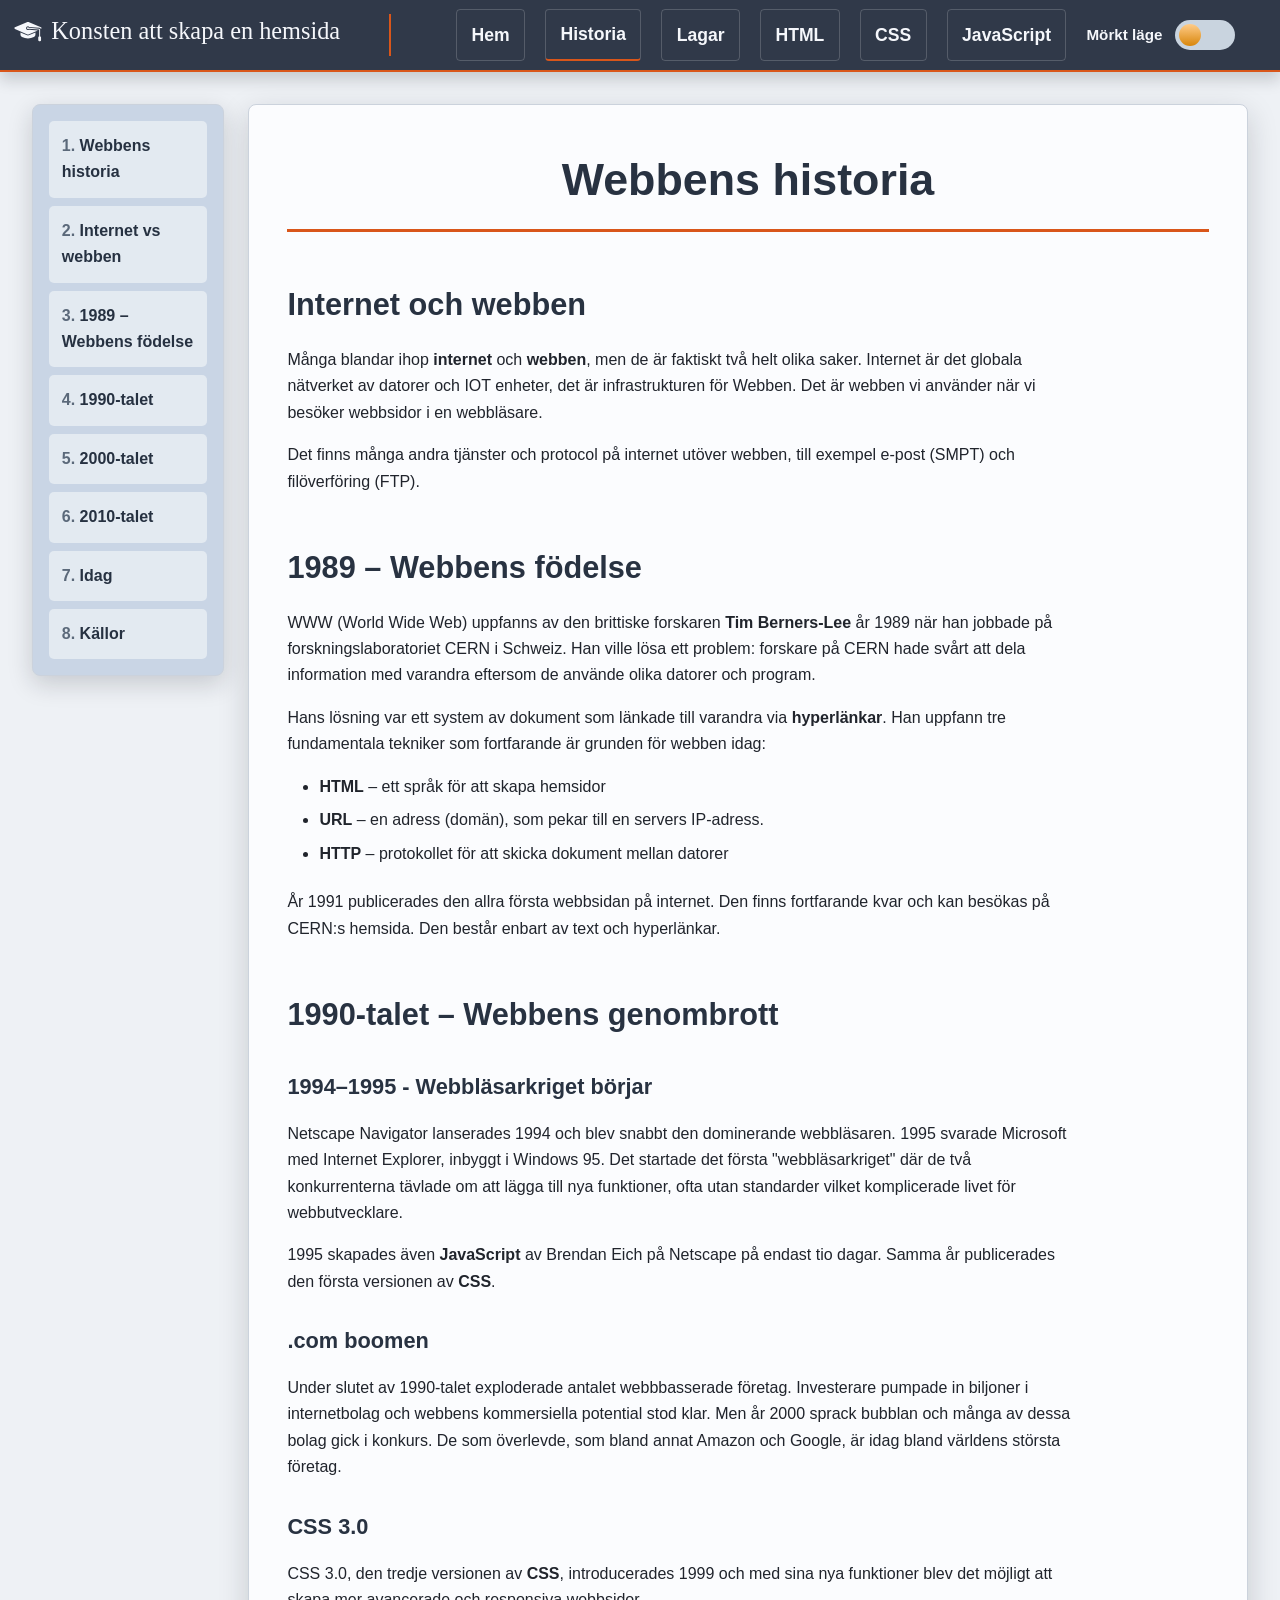
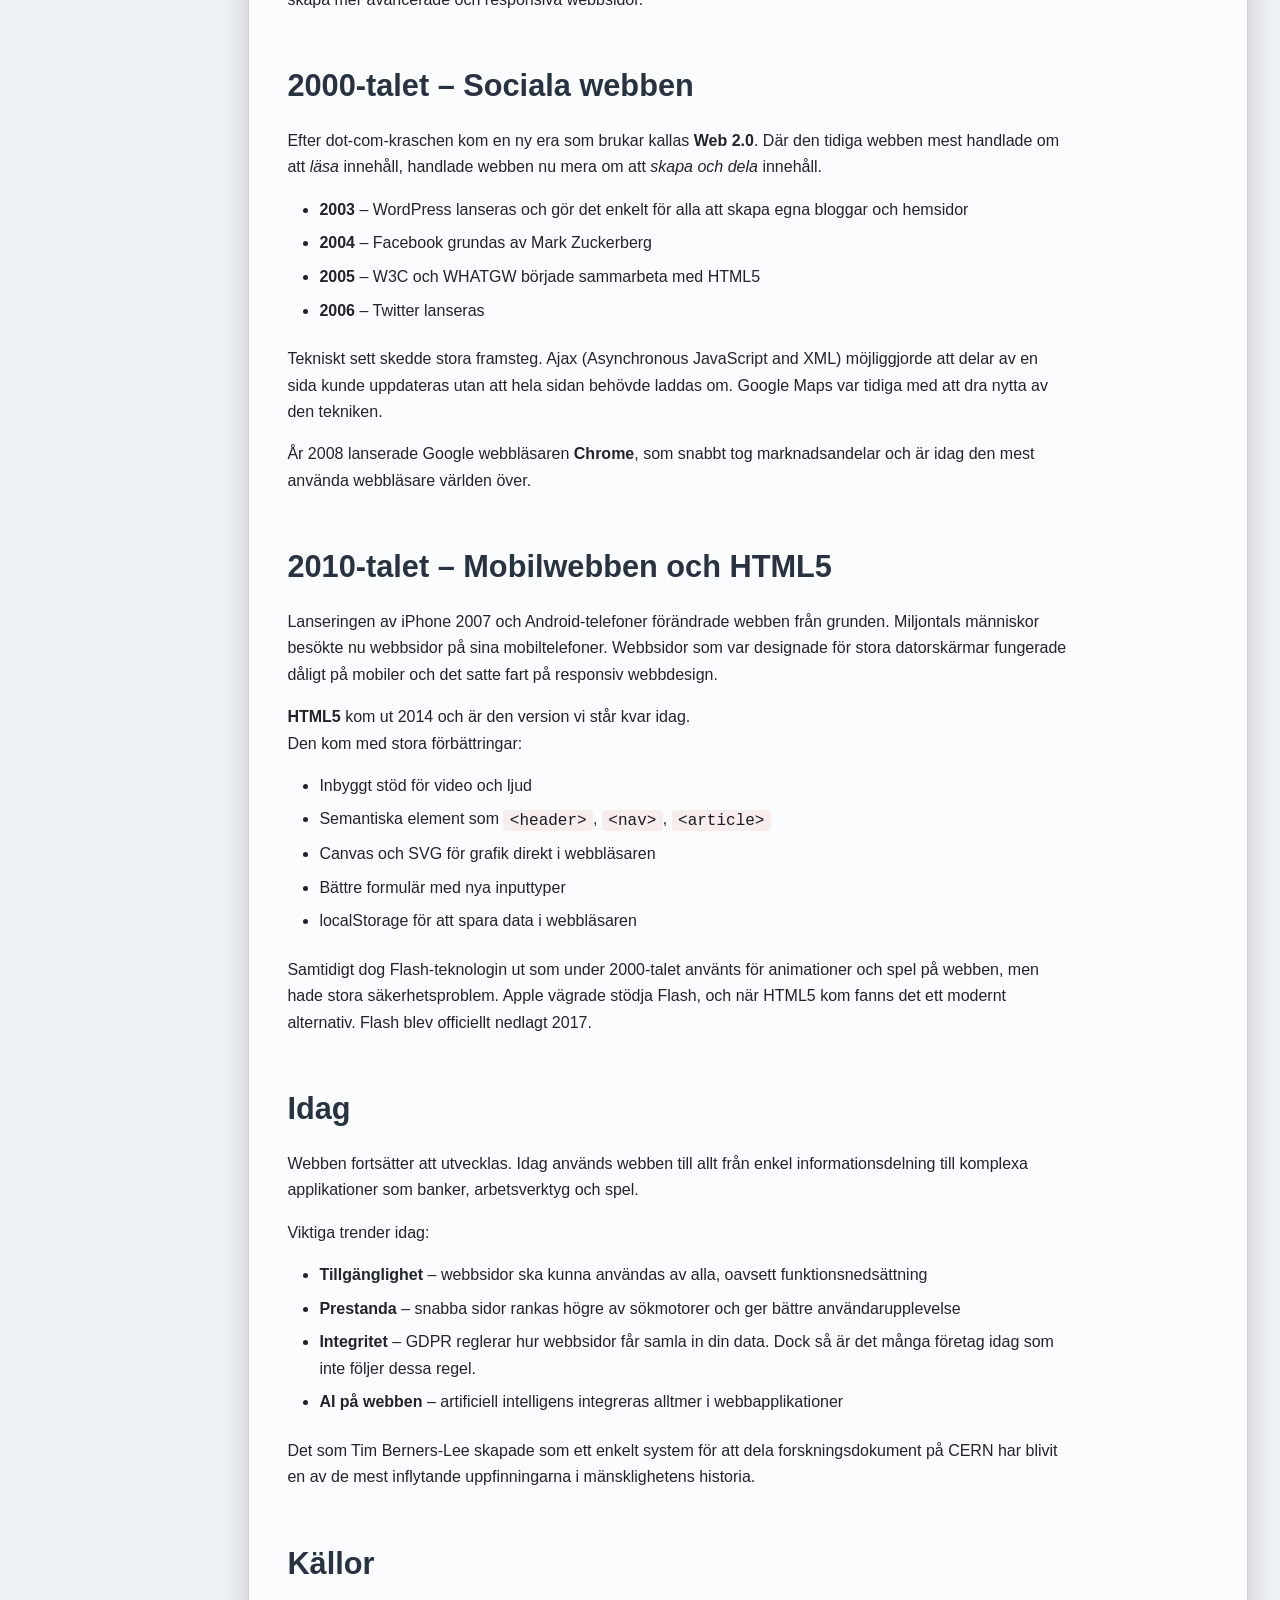
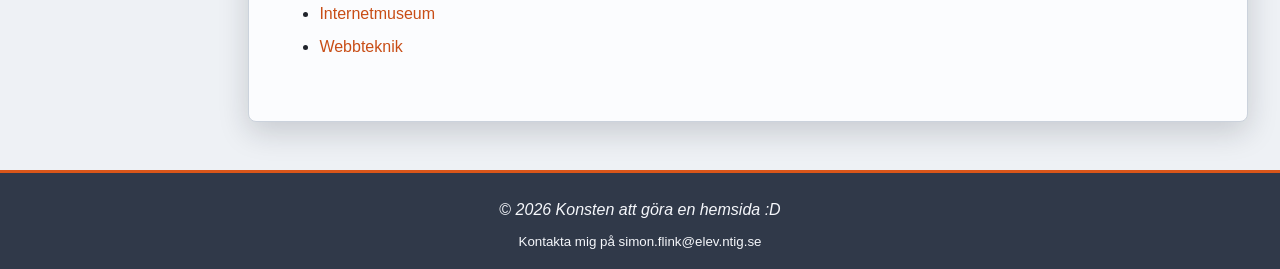
<file: historia.html>
<!doctype html>
<html lang="sv">

<head>
	<meta charset="UTF-8">
	<meta name="viewport" content="width=device-width, initial-scale=1.0">
	<meta name="description" content="Guide för att skapa en hemsida med HTML, CSS och JavaScript.">
	<title>Konsten att skapa en hemsida | Historia</title>
	<link rel="stylesheet" href="style.css">
	<link rel="icon" href="assets/logo.svg" type="image/svg+xml">
	<link rel="prefetch" href="historia.html">
	<link rel="prefetch" href="lagar.html">
	<link rel="prefetch" href="html.html">
	<link rel="prefetch" href="css.html">
	<link rel="prefetch" href="javascript.html">
</head>

<body>
	<a href="#main" class="skip-link">Hoppa till huvudinnehåll</a>

	<!-- HEADER -->
	<header>
		<div class="header-logo" id="logo">
			<a href="index.html">
				<svg width="360" height="30" viewBox="0 0 385 30" xmlns="http://www.w3.org/2000/svg" role="img"
					aria-label="Konsten att skapa en hemsida">
					<g class="drawing-elements">
						<path
							d="M30,22v3c0,0.552-0.448,1-1,1h-1c-0.552,0-1-0.448-1-1v-3c0-0.552,0.448-1,1-1v-7.539l-11.198-0.896  C16.621,12.822,16.337,13,16,13c-0.552,0-1-0.448-1-1c0-0.552,0.448-1,1-1c0.396,0,0.732,0.235,0.894,0.57l11.186,0.895  c0.516,0.041,0.92,0.479,0.92,0.997V21C29.552,21,30,21.448,30,22z M16,19.725c-0.547,0-1.094-0.111-1.603-0.334L8,16.592v2.227  c0,1.136,0.642,2.175,1.658,2.683l0,0C11.655,22.501,13.827,23,16,23s4.345-0.499,6.341-1.497l0,0C23.358,20.995,24,19.956,24,18.82  v-2.227l-6.397,2.799C17.094,19.614,16.547,19.725,16,19.725z M29.906,11.084L17.202,5.526C16.819,5.358,16.41,5.275,16,5.275  c-0.41,0-0.819,0.084-1.202,0.252L2.094,11.084c-0.799,0.35-0.799,1.483,0,1.832l12.703,5.559c0.765,0.334,1.641,0.334,2.405,0  l9.416-4.121l-9.438-0.755C16.843,13.858,16.434,14,16,14c-1.103,0-2-0.897-2-2c0-1.103,0.897-2,2-2  c0.552,0,1.062,0.224,1.431,0.609l10.729,0.858c0.842,0.067,1.525,0.666,1.751,1.445C30.704,12.561,30.703,11.433,29.906,11.084z" />
						<text x="41" y="24" fill="#000000" font-family="Segoe UI" font-size="26"
							stroke-width="0">Konsten att skapa en hemsida</text>
					</g>
				</svg>
			</a>
		</div>

		<nav class="header-navbar">
			<button class="navbar-menu-toggle" aria-label="Toggle navigation menu" aria-expanded="false"
				aria-controls="navbar-menu">
				<span class="bar"></span>
				<span class="bar"></span>
				<span class="bar"></span>
			</button>
			<ul class="navbar-menu" id="navbar-menu" aria-hidden="true">
				<li><a href="index.html">Hem</a></li>
				<li><a class="active-link" aria-current="page" href="historia.html">Historia</a></li>
				<li><a href="lagar.html">Lagar</a></li>
				<li><a href="html.html">HTML</a></li>
				<li><a href="css.html">CSS</a></li>
				<li><a href="javascript.html">JavaScript</a></li>
				<li class="dark-mode-toggle-item">
					<span class="navbar-dark-mode-label">Mörkt läge</span>
					<label class="switch">
						<input type="checkbox" id="darkModeToggle">
						<span class="slider"></span>
					</label>
				</li>
			</ul>
		</nav>
	</header>

	<!-- OVERLAY -->
	<div id="overlay" onclick="closeNavbar()" aria-hidden="true"></div>

	<main id="main">
		<aside aria-label="Innehållsförteckning">
			<ul>
				<li><a href="#historia">Webbens historia</a></li>
				<li><a href="#internet-webben">Internet vs webben</a></li>
				<li><a href="#webbens-fodelses">1989 – Webbens födelse</a></li>
				<li><a href="#1990talet">1990-talet</a></li>
				<li><a href="#2000talet">2000-talet</a></li>
				<li><a href="#2010talet">2010-talet</a></li>
				<li><a href="#idag">Idag</a></li>
				<li><a href="#källor">Källor</a></li>
			</ul>
		</aside>

		<article id="main-content">
			<h1 id="historia">Webbens historia</h1>

			<h2 id="internet-webben">Internet och webben</h2>
			<p>
				Många blandar ihop <strong>internet</strong> och
				<strong>webben</strong>, men de är faktiskt två helt olika saker. Internet
				är det globala nätverket av datorer och IOT enheter, det är
				infrastrukturen för Webben. Det är webben vi använder när vi besöker webbsidor i en
				webbläsare.
			</p>
			<p>
				Det finns många andra tjänster och protocol på internet utöver
				webben, till exempel e-post (SMPT) och filöverföring (FTP).
			</p>

			<h2 id="webbens-fodelses">1989 – Webbens födelse</h2>
			<p>
				WWW (World Wide Web) uppfanns av den brittiske forskaren
				<strong>Tim Berners-Lee</strong> år 1989 när han jobbade på
				forskningslaboratoriet CERN i Schweiz. Han ville lösa ett problem:
				forskare på CERN hade svårt att dela information med varandra eftersom
				de använde olika datorer och program.
			</p>
			<p>
				Hans lösning var ett system av dokument som länkade till varandra via
				<strong>hyperlänkar</strong>. Han uppfann tre fundamentala tekniker
				som fortfarande är grunden för webben idag:
			</p>
			<ul>
				<li><strong>HTML</strong> – ett språk för att skapa hemsidor</li>
				<li>
					<strong>URL</strong> – en adress (domän), som pekar till en servers IP-adress.
				</li>
				<li>
					<strong>HTTP</strong> – protokollet för att skicka dokument mellan
					datorer
				</li>
			</ul>
			<p>
				År 1991 publicerades den allra första webbsidan på internet. Den finns
				fortfarande kvar och kan besökas på CERN:s hemsida. Den består
				enbart av text och hyperlänkar.
			</p>

			<h2 id="1990talet">1990-talet – Webbens genombrott</h2>

			<h3>1994–1995 - Webbläsarkriget börjar</h3>
			<p>
				Netscape Navigator lanserades 1994 och blev snabbt den dominerande
				webbläsaren. 1995 svarade Microsoft med Internet Explorer, inbyggt i
				Windows 95. Det startade det första "webbläsarkriget" där de två
				konkurrenterna tävlade om att lägga till nya funktioner, ofta utan
				standarder vilket komplicerade livet för webbutvecklare.
			</p>
			<p>
				1995 skapades även <strong>JavaScript</strong> av Brendan Eich på
				Netscape på endast tio dagar. Samma år publicerades
				den första versionen av <strong>CSS</strong>.
			</p>

			<h3>.com boomen</h3>
			<p>
				Under slutet av 1990-talet exploderade antalet webbbasserade företag.
				Investerare pumpade in biljoner i internetbolag och webbens
				kommersiella potential stod klar. Men år 2000 sprack bubblan och
				många av dessa bolag gick i konkurs. De som överlevde,
				som bland annat Amazon och Google, är idag bland världens största företag.
			</p>
			<h3>CSS 3.0</h3>
			<p>
				CSS 3.0, den tredje versionen av <strong>CSS</strong>, introducerades 1999 och 
				med sina nya funktioner blev det möjligt att skapa mer avancerade och responsiva webbsidor.
			</p>

			<h2 id="2000talet">2000-talet – Sociala webben</h2>
			<p>
				Efter dot-com-kraschen kom en ny era som brukar kallas
				<strong>Web 2.0</strong>. Där den tidiga webben mest handlade om att
				<em>läsa</em> innehåll, handlade webben nu mera om att
				<em>skapa och dela</em> innehåll.
			</p>
			<ul>
				<li>
					<strong>2003</strong> – WordPress lanseras och gör det enkelt för
					alla att skapa egna bloggar och hemsidor
				</li>
				<li><strong>2004</strong> – Facebook grundas av Mark Zuckerberg</li>
				<li><strong>2005</strong> – W3C och WHATGW började sammarbeta med HTML5</li>
				<li><strong>2006</strong> – Twitter lanseras</li>
			</ul>
			<p>
				Tekniskt sett skedde stora framsteg. Ajax (Asynchronous JavaScript and
				XML) möjliggjorde att delar av en sida kunde uppdateras utan att hela
				sidan behövde laddas om. Google Maps var tidiga med att dra nytta av den
				tekniken.
			</p>
			<p>
				År 2008 lanserade Google webbläsaren
				<strong>Chrome</strong>, som snabbt tog marknadsandelar och är idag den mest använda webbläsare världen
				över.
			</p>

			<h2 id="2010talet">2010-talet – Mobilwebben och HTML5</h2>
			<p>
				Lanseringen av iPhone 2007 och Android-telefoner förändrade webben från
				grunden. Miljontals människor besökte nu webbsidor på sina
				mobiltelefoner. Webbsidor som var designade för stora datorskärmar
				fungerade dåligt på mobiler och det satte fart på responsiv
				webbdesign.
			</p>
			<p>
				<strong>HTML5</strong> kom ut 2014 och är den
				version vi står kvar idag.<br>
				Den kom med stora förbättringar:
			</p>
			<ul>
				<li>Inbyggt stöd för video och ljud</li>
				<li>
					Semantiska element som <code>&lt;header&gt;</code>,
					<code>&lt;nav&gt;</code>, <code>&lt;article&gt;</code>
				</li>
				<li>Canvas och SVG för grafik direkt i webbläsaren</li>
				<li>Bättre formulär med nya inputtyper</li>
				<li>localStorage för att spara data i webbläsaren</li>
			</ul>
			<p>
				Samtidigt dog Flash-teknologin ut som under 2000-talet använts
				för animationer och spel på webben, men hade stora säkerhetsproblem.
				Apple vägrade stödja Flash, och när
				HTML5 kom fanns det ett modernt alternativ. Flash blev
				officiellt nedlagt 2017.
			</p>

			<h2 id="idag">Idag</h2>
			<p>
				Webben fortsätter att utvecklas. Idag används webben till allt
				från enkel informationsdelning till komplexa applikationer som banker,
				arbetsverktyg och spel.
			</p>
			<p>Viktiga trender idag:</p>
			<ul>
				<li>
					<strong>Tillgänglighet</strong> – webbsidor ska kunna användas av
					alla, oavsett funktionsnedsättning
				</li>
				<li>
					<strong>Prestanda</strong> – snabba sidor rankas högre av sökmotorer
					och ger bättre användarupplevelse
				</li>
				<li>
					<strong>Integritet</strong> – GDPR reglerar hur webbsidor får samla in din data.
					Dock så är det många företag idag som inte följer dessa regel.
				</li>
				<li>
					<strong>AI på webben</strong> – artificiell intelligens integreras
					alltmer i webbapplikationer
				</li>
			</ul>
			<p>
				Det som Tim Berners-Lee skapade som ett enkelt system för att dela
				forskningsdokument på CERN har blivit en av de mest inflytande
				uppfinningarna i mänsklighetens historia.
			</p>
			<h2 id="källor">Källor</h2>
			<ul>
				<li><a href="https://internetmuseum.se/tidslinjen/www/" target="_blank"
						rel="noopener noreferrer">Internetmuseum</a></li>
				<li><a href="https://webbteknik.net/antbry/webbhistoria/utveckling.html" target="_blank"
						rel="noopener noreferrer">Webbteknik</a></li>
			</ul>
		</article>
	</main>

	<footer id="footer">
		<p>&copy; <em>2026 Konsten att göra en hemsida :D</em></p>
		<p><sub>Kontakta mig på simon.flink@elev.ntig.se</sub></p>
	</footer>

	<script src="script.js" defer></script>
</body>

</html>
</file>
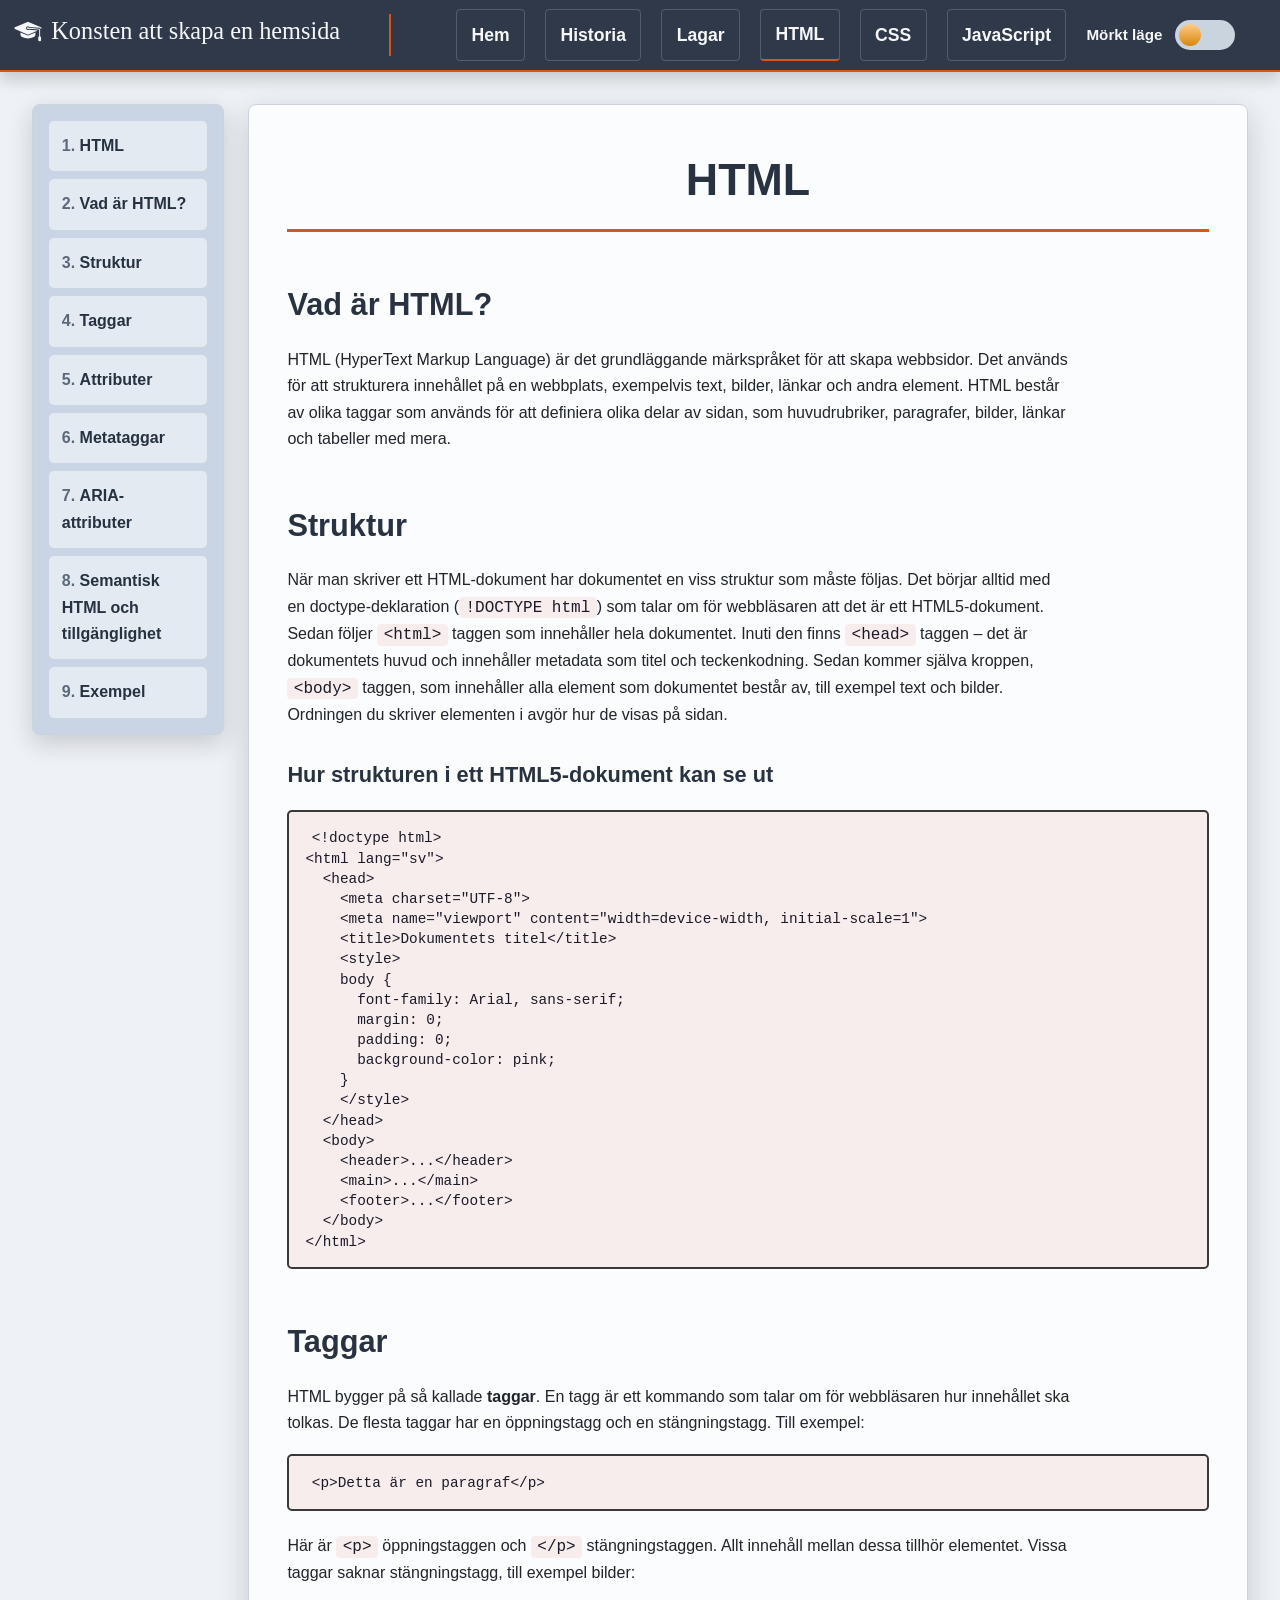
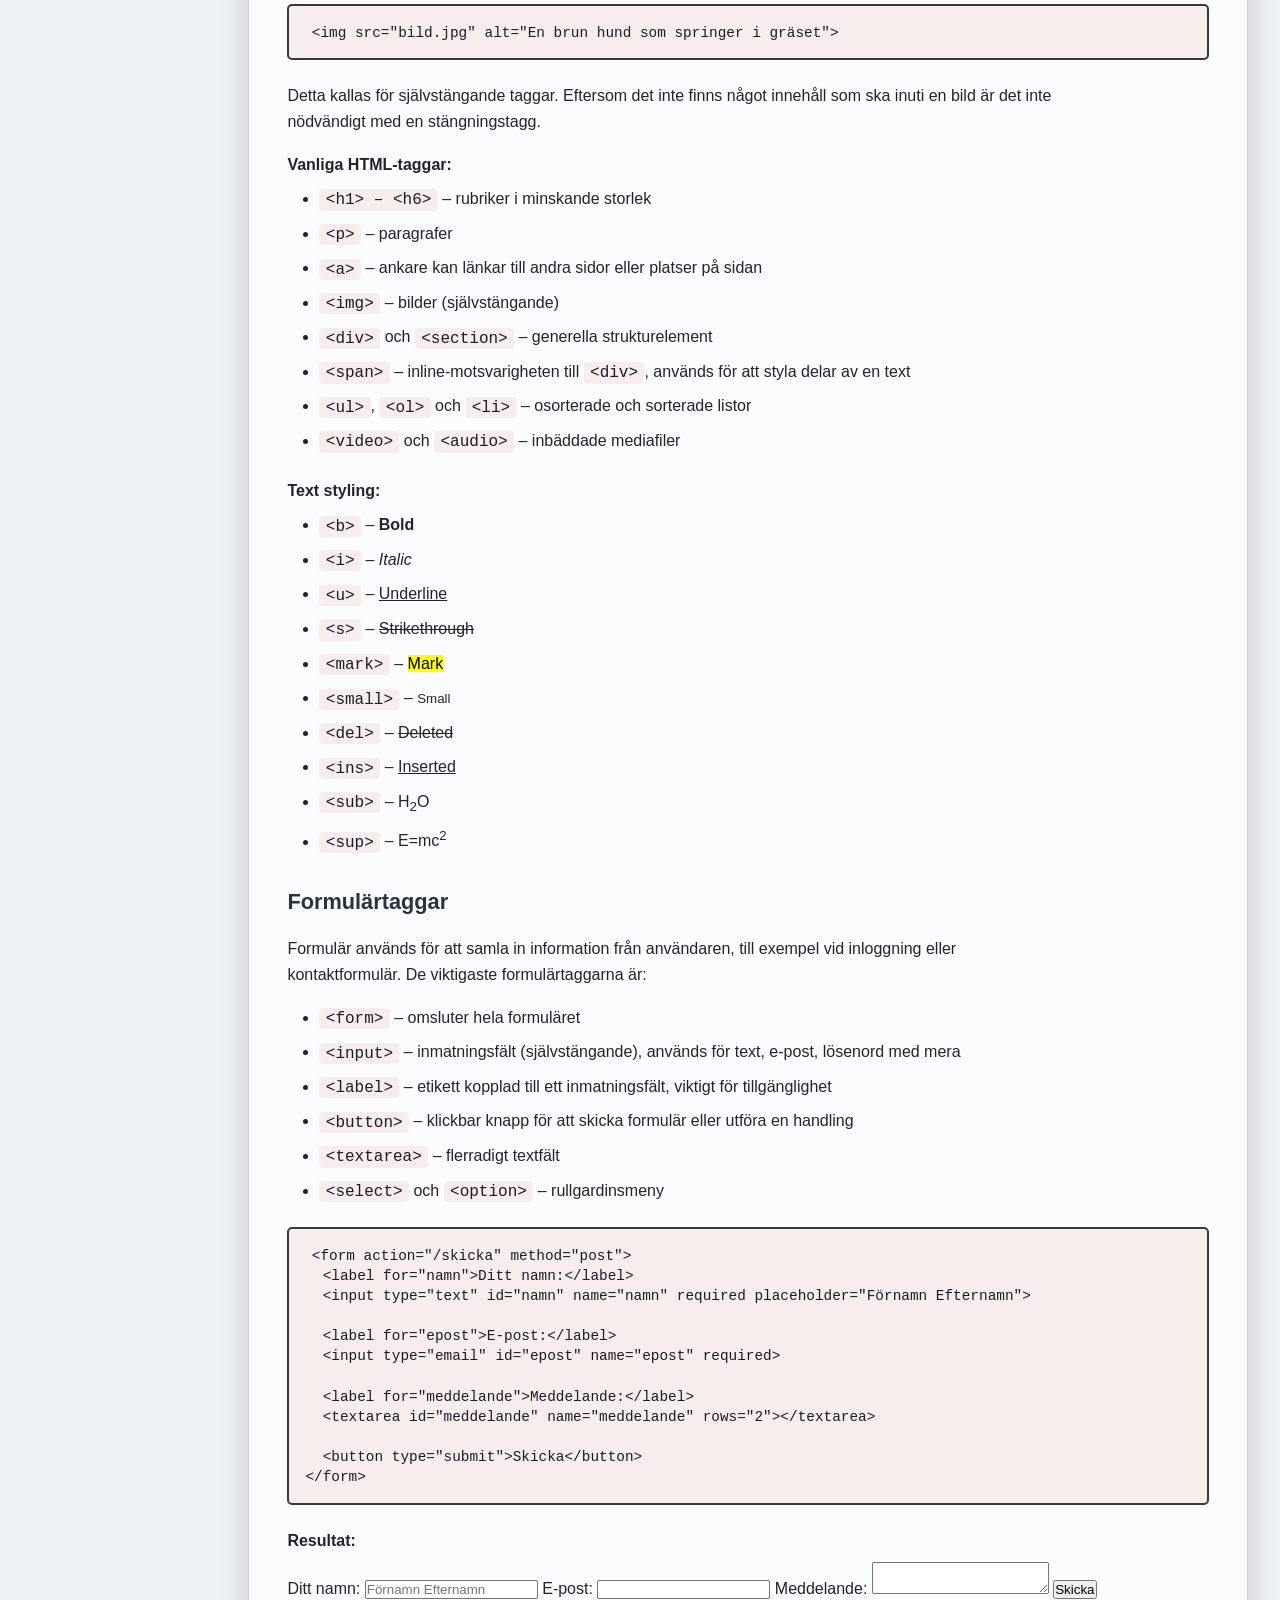
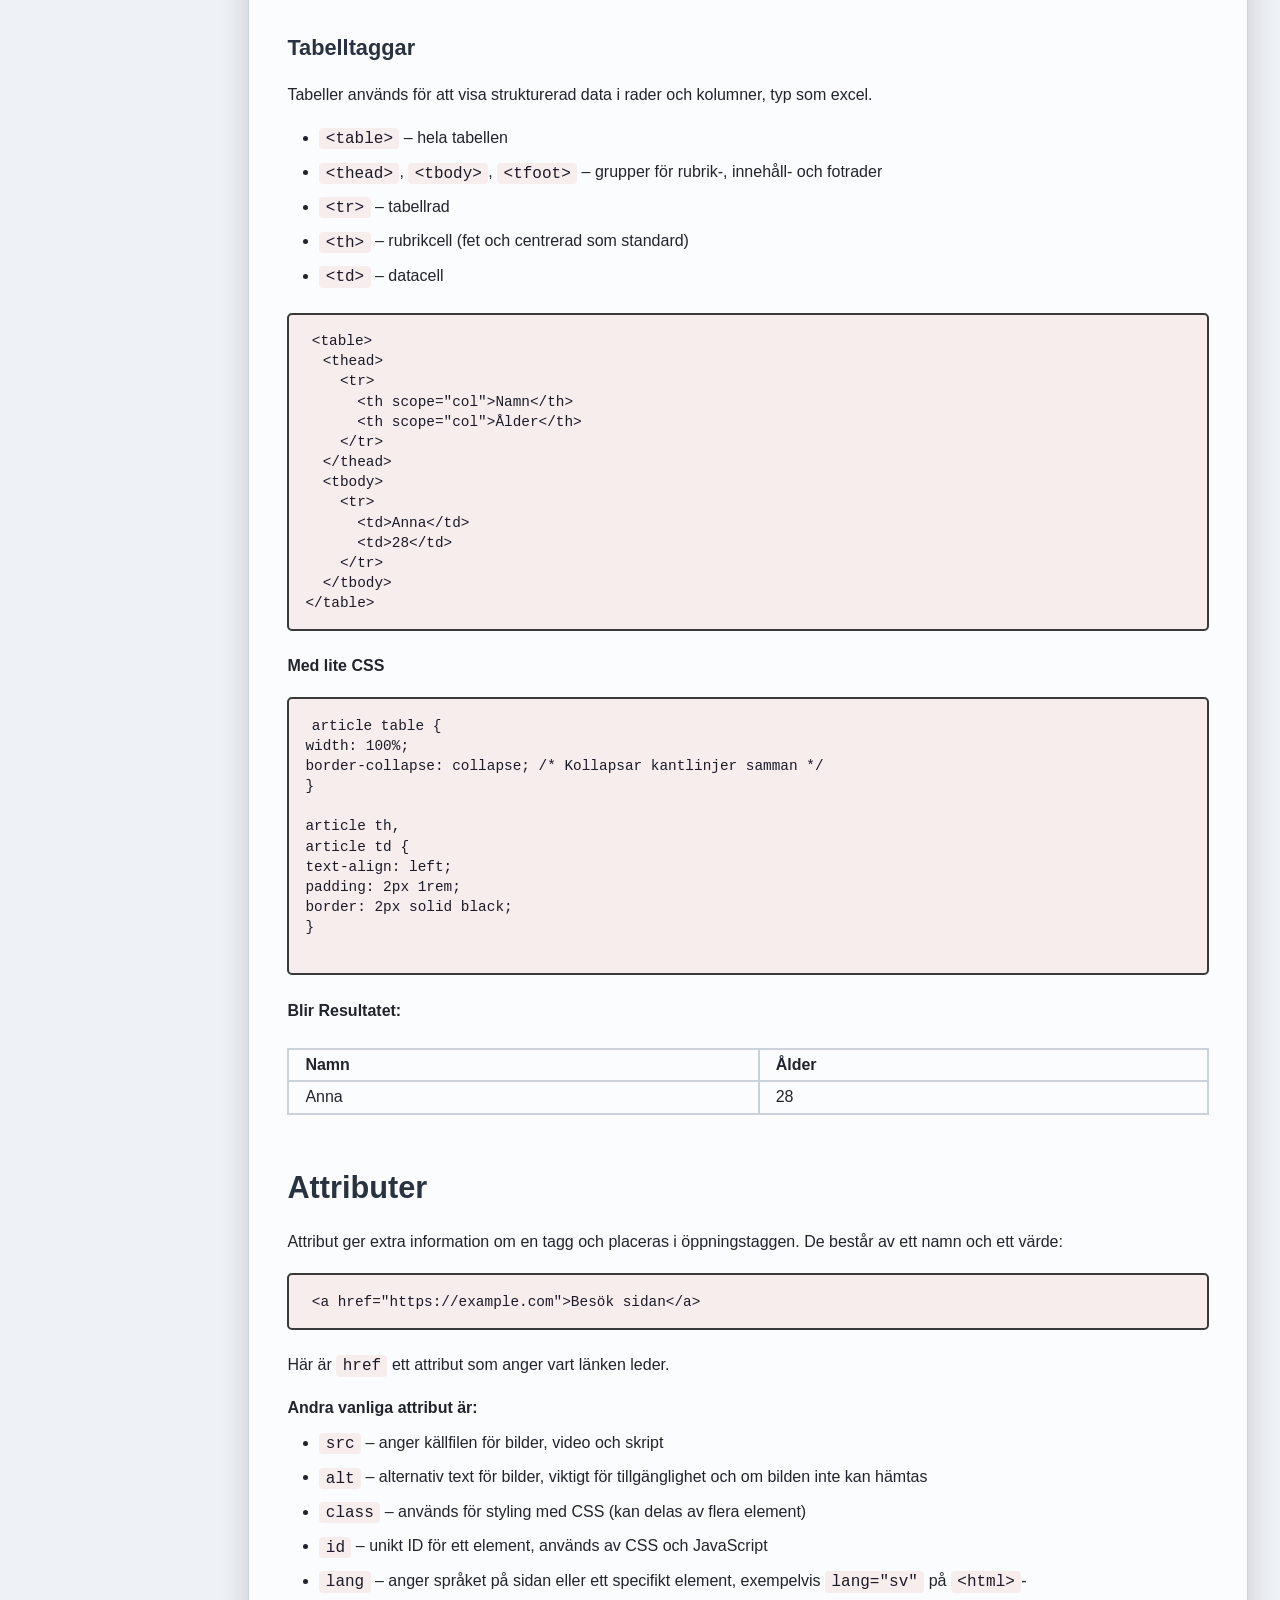
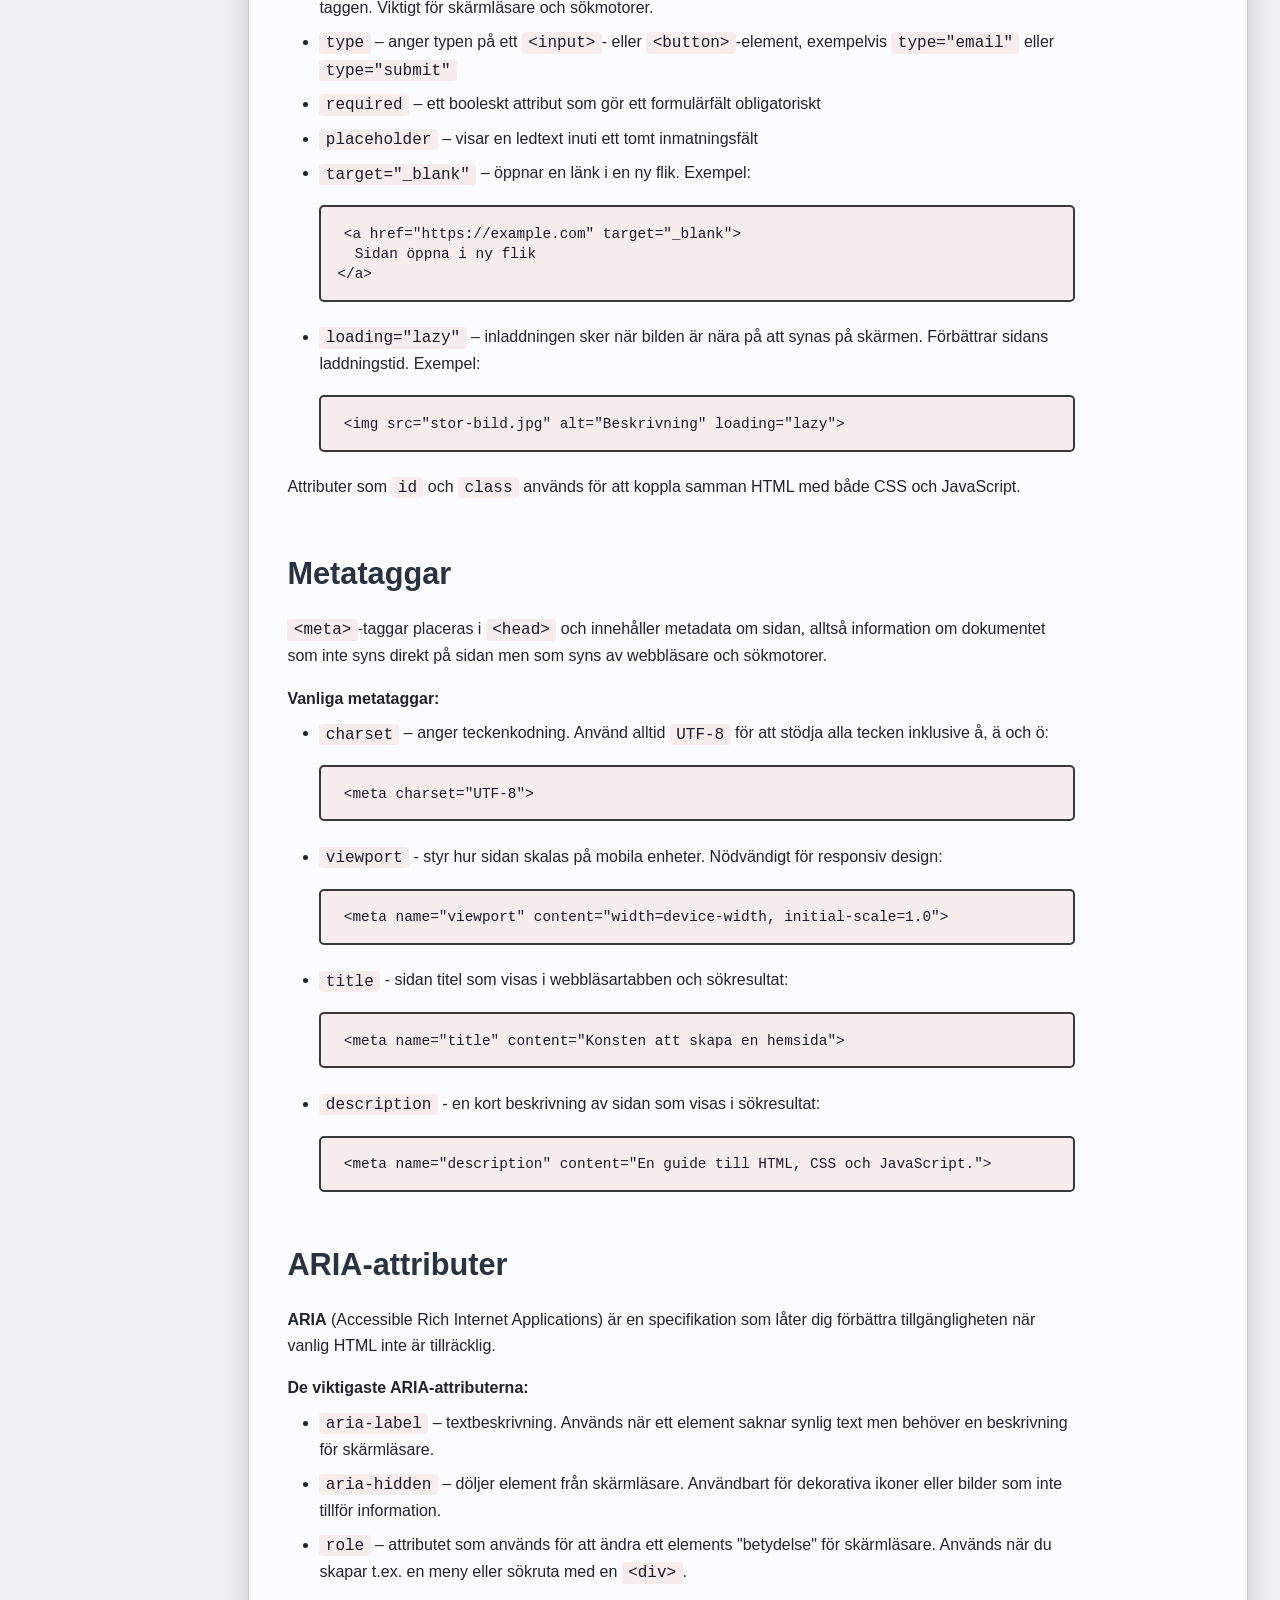
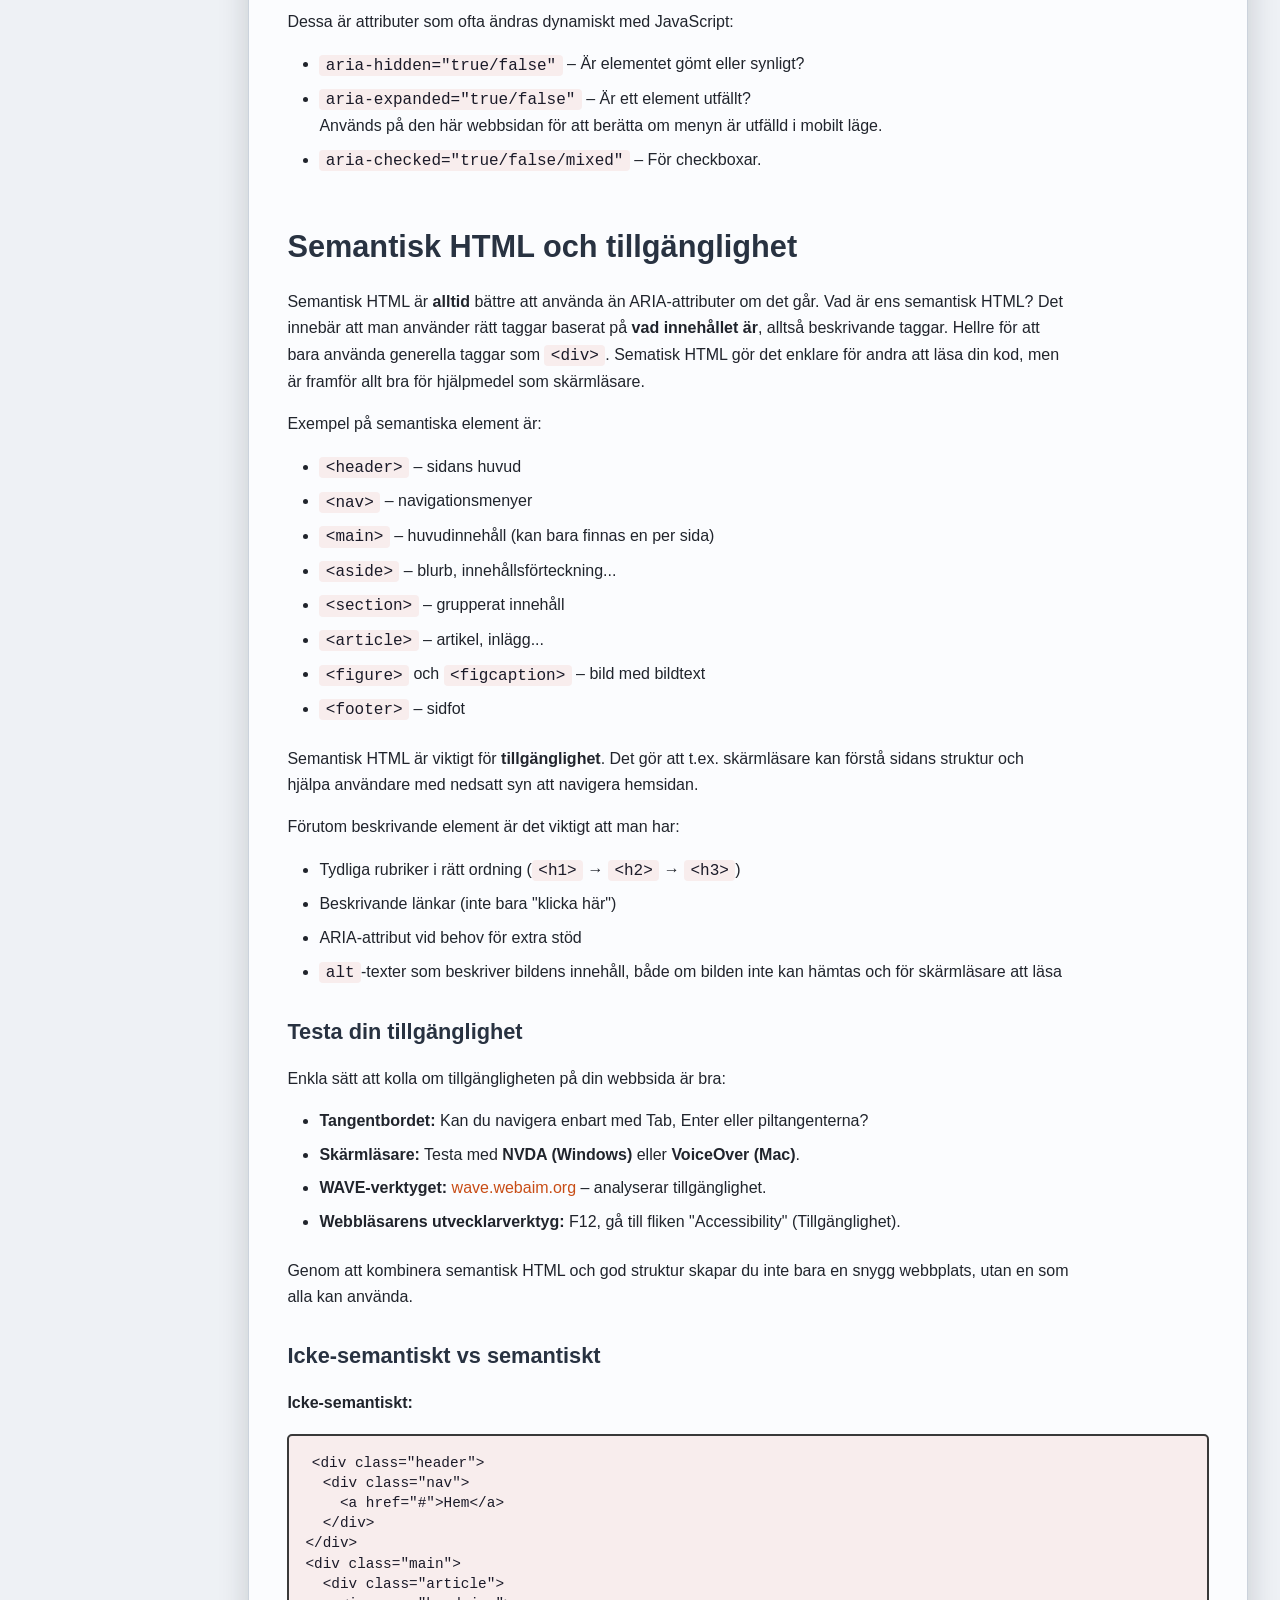
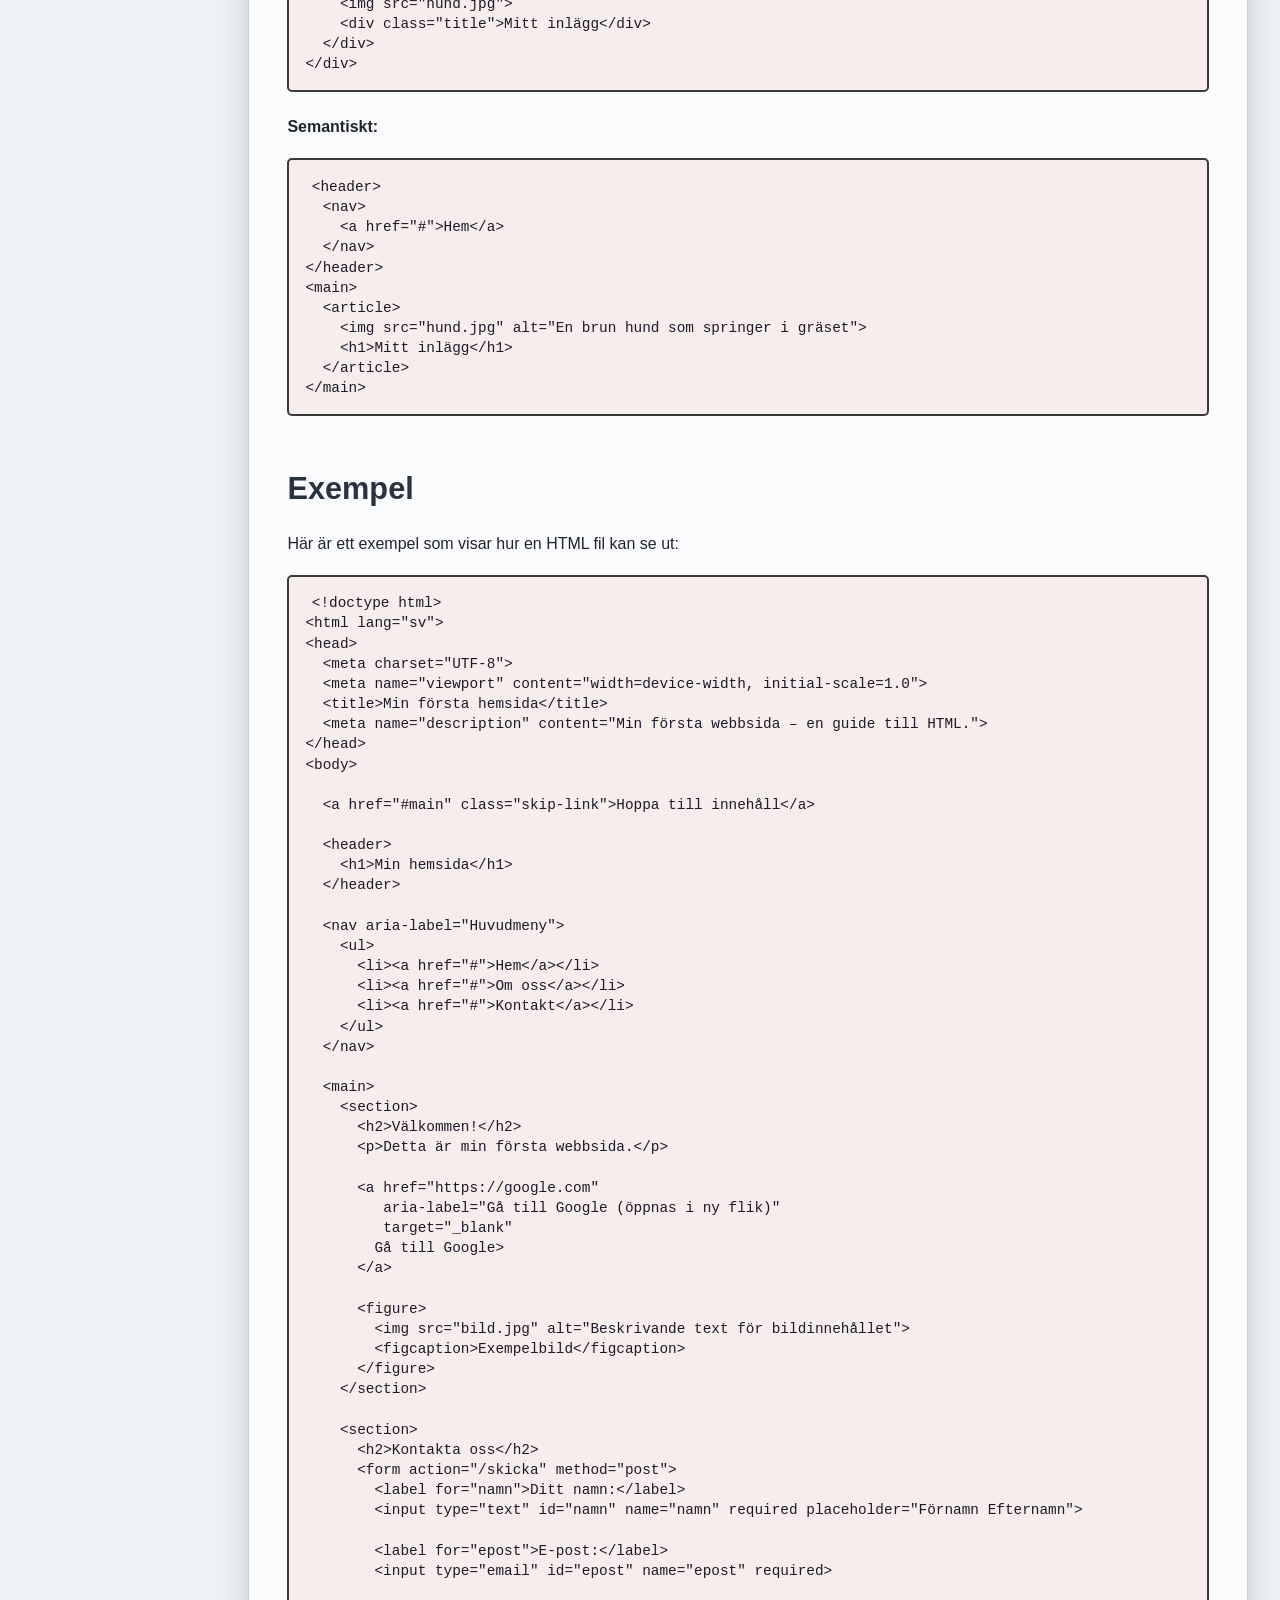
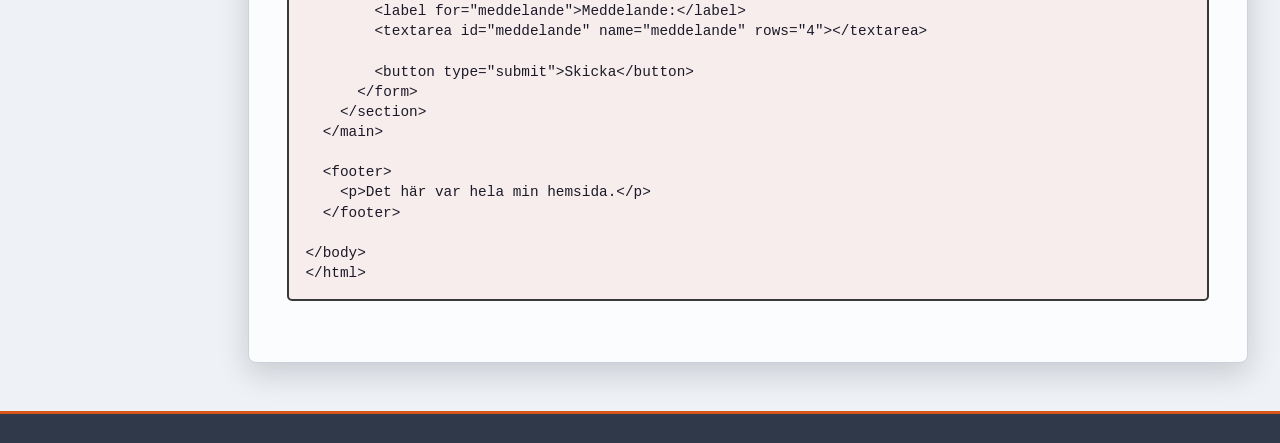
<file: html.html>
<!doctype html>
<html lang="sv">

<head>
	<meta charset="UTF-8">
	<meta name="viewport" content="width=device-width, initial-scale=1.0">
	<meta name="description" content="Guide för att skapa en hemsida med HTML, CSS och JavaScript.">
	<title>Konsten att skapa en hemsida | HTML</title>
	<link rel="stylesheet" href="style.css">
	<link rel="icon" href="assets/logo.svg" type="image/svg+xml">
	<link rel="prefetch" href="historia.html">
	<link rel="prefetch" href="lagar.html">
	<link rel="prefetch" href="html.html">
	<link rel="prefetch" href="css.html">
	<link rel="prefetch" href="javascript.html">
</head>

<body>
	<!-- Hoppar till main -->
	<a href="#main" class="skip-link">Hoppa till huvudinnehåll</a>

	<!-- HEADER -->
	<header>
		<div class="header-logo" id="logo">
			<a href="index.html">
				<svg width="360" height="30" viewBox="0 0 385 30" xmlns="http://www.w3.org/2000/svg" role="img"
					aria-label="Konsten att skapa en hemsida">
					<g class="drawing-elements">
						<path
							d="M30,22v3c0,0.552-0.448,1-1,1h-1c-0.552,0-1-0.448-1-1v-3c0-0.552,0.448-1,1-1v-7.539l-11.198-0.896  C16.621,12.822,16.337,13,16,13c-0.552,0-1-0.448-1-1c0-0.552,0.448-1,1-1c0.396,0,0.732,0.235,0.894,0.57l11.186,0.895  c0.516,0.041,0.92,0.479,0.92,0.997V21C29.552,21,30,21.448,30,22z M16,19.725c-0.547,0-1.094-0.111-1.603-0.334L8,16.592v2.227  c0,1.136,0.642,2.175,1.658,2.683l0,0C11.655,22.501,13.827,23,16,23s4.345-0.499,6.341-1.497l0,0C23.358,20.995,24,19.956,24,18.82  v-2.227l-6.397,2.799C17.094,19.614,16.547,19.725,16,19.725z M29.906,11.084L17.202,5.526C16.819,5.358,16.41,5.275,16,5.275  c-0.41,0-0.819,0.084-1.202,0.252L2.094,11.084c-0.799,0.35-0.799,1.483,0,1.832l12.703,5.559c0.765,0.334,1.641,0.334,2.405,0  l9.416-4.121l-9.438-0.755C16.843,13.858,16.434,14,16,14c-1.103,0-2-0.897-2-2c0-1.103,0.897-2,2-2  c0.552,0,1.062,0.224,1.431,0.609l10.729,0.858c0.842,0.067,1.525,0.666,1.751,1.445C30.704,12.561,30.703,11.433,29.906,11.084z" />
						<text x="41" y="24" fill="#000000" font-family="Segoe UI" font-size="26"
							stroke-width="0">Konsten att skapa en hemsida</text>
					</g>
				</svg>
			</a>
		</div>

		<!-- NAVIGATION -->
		<nav class="header-navbar">
			<button class="navbar-menu-toggle" aria-label="Toggle navigation menu" aria-expanded="false"
				aria-controls="navbar-menu">
				<span class="bar"></span>
				<span class="bar"></span>
				<span class="bar"></span>
			</button>
			<ul class="navbar-menu" id="navbar-menu" aria-hidden="true">
				<li><a href="index.html">Hem</a></li>
				<li><a href="historia.html">Historia</a></li>
				<li><a href="lagar.html">Lagar</a></li>
				<li><a class="active-link" aria-current="sida" href="html.html" data-topic="html">HTML</a></li>
				<li><a href="css.html">CSS</a></li>
				<li><a href="javascript.html">JavaScript</a></li>
				<li class="dark-mode-toggle-item">
					<span class="navbar-dark-mode-label">Mörkt läge</span>
					<label class="switch">
						<input type="checkbox" id="darkModeToggle">
						<span class="slider"></span>
					</label>
				</li>
			</ul>
		</nav>
	</header>

	<!-- OVERLAY -->
	<div id="overlay" onclick="closeNavbar()" aria-hidden="true"></div>

	<main id="main">
		<!-- SIDEBAR: innehållsförteckning -->
		<aside aria-label="Innehållsförteckning">
			<ul>
				<li><a href="#html">HTML</a></li>
				<li><a href="#vad-ar-html">Vad är HTML?</a></li>
				<li><a href="#struktur">Struktur</a></li>
				<li><a href="#taggar">Taggar</a></li>
				<li><a href="#attributer">Attributer</a></li>
				<li><a href="#metataggar">Metataggar</a></li>
				<li><a href="#aria-attributer">ARIA-attributer</a></li>
				<li><a href="#semantisk-html">Semantisk HTML och tillgänglighet</a></li>
				<li><a href="#exempel">Exempel</a></li>
			</ul>
		</aside>

		<!-- HUVUDINNEHÅLL -->
		<article id="main-content">
			<h1 id="html">HTML</h1>

			<h2 id="vad-ar-html">Vad är HTML?</h2>
			<p>
				HTML (HyperText Markup Language) är det grundläggande
				märkspråket för att skapa webbsidor. Det används för att
				strukturera innehållet på en webbplats, exempelvis text,
				bilder, länkar och andra element. HTML består av olika
				taggar som används för att definiera olika delar av sidan,
				som huvudrubriker, paragrafer, bilder, länkar och tabeller
				med mera.
			</p>

			<h2 id="struktur">Struktur</h2>
			<p>
				När man skriver ett HTML-dokument har dokumentet en viss
				struktur som måste följas. Det börjar alltid med en
				doctype-deklaration (<code>!DOCTYPE html</code>) som talar
				om för webbläsaren att det är ett HTML5-dokument. Sedan
				följer <code>&lt;html&gt;</code> taggen som innehåller hela
				dokumentet. Inuti den finns <code>&lt;head&gt;</code> taggen
				– det är dokumentets huvud och innehåller metadata som titel
				och teckenkodning. Sedan kommer själva kroppen,
				<code>&lt;body&gt;</code> taggen, som innehåller alla
				element som dokumentet består av, till exempel text och
				bilder. Ordningen du skriver elementen i avgör hur de visas
				på sidan.
			</p>
			<h3>Hur strukturen i ett HTML5-dokument kan se ut</h3>

			<pre><code>&lt;!doctype html&gt;
&lt;html lang="sv"&gt;
  &lt;head&gt;
    &lt;meta charset="UTF-8"&gt;
    &lt;meta name="viewport" content="width=device-width, initial-scale=1"&gt;
    &lt;title&gt;Dokumentets titel&lt;/title&gt;
    &lt;style&gt;
    body {
      font-family: Arial, sans-serif;
      margin: 0;
      padding: 0;
      background-color: pink;
    }
    &lt;/style&gt;
  &lt;/head&gt;
  &lt;body&gt;
    &lt;header&gt;...&lt;/header&gt;
    &lt;main&gt;...&lt;/main&gt;
    &lt;footer&gt;...&lt;/footer&gt;
  &lt;/body&gt;
&lt;/html&gt;</code></pre>

			<h2 id="taggar">Taggar</h2>
			<p>
				HTML bygger på så kallade <strong>taggar</strong>. En tagg
				är ett kommando som talar om för webbläsaren hur innehållet
				ska tolkas. De flesta taggar har en öppningstagg och en
				stängningstagg. Till exempel:
			</p>

			<pre><code>&lt;p&gt;Detta är en paragraf&lt;/p&gt;</code></pre>

			<p>
				Här är <code>&lt;p&gt;</code> öppningstaggen och
				<code>&lt;/p&gt;</code>
				stängningstaggen. Allt innehåll mellan dessa tillhör
				elementet. Vissa taggar saknar stängningstagg, till exempel
				bilder:
			</p>

			<pre><code>&lt;img src="bild.jpg" alt="En brun hund som springer i gräset"&gt;</code></pre>
			<p>
				Detta kallas för självstängande taggar. Eftersom det inte
				finns något innehåll som ska inuti en bild är det inte
				nödvändigt med en stängningstagg.
			</p>

			<h4>Vanliga HTML-taggar:</h4>
			<ul>
				<li>
					<code>&lt;h1&gt; – &lt;h6&gt;</code> – rubriker i
					minskande storlek
				</li>
				<li><code>&lt;p&gt;</code> – paragrafer</li>
				<li>
					<code>&lt;a&gt;</code> – ankare kan länkar till andra
					sidor eller platser på sidan
				</li>
				<li><code>&lt;img&gt;</code> – bilder (självstängande)</li>
				<li>
					<code>&lt;div&gt;</code> och
					<code>&lt;section&gt;</code> – generella strukturelement
				</li>
				<li>
					<code>&lt;span&gt;</code> – inline-motsvarigheten till
					<code>&lt;div&gt;</code>, används för att styla delar av
					en text
				</li>
				<li>
					<code>&lt;ul&gt;</code>, <code>&lt;ol&gt;</code> och
					<code>&lt;li&gt;</code> – osorterade och sorterade
					listor
				</li>
				<li>
					<code>&lt;video&gt;</code> och
					<code>&lt;audio&gt;</code> – inbäddade mediafiler
				</li>
			</ul>

			<h4>Text styling:</h4>

			<ul>
				<li><code>&lt;b&gt;</code> – <b>Bold</b></li>
				<li><code>&lt;i&gt;</code> – <i>Italic</i></li>
				<li><code>&lt;u&gt;</code> – <u>Underline</u></li>
				<li><code>&lt;s&gt;</code> – <s>Strikethrough</s></li>
				<li><code>&lt;mark&gt;</code> – <mark>Mark</mark></li>
				<li><code>&lt;small&gt;</code> – <small>Small</small></li>
				<li><code>&lt;del&gt;</code> – <del>Deleted</del></li>
				<li><code>&lt;ins&gt;</code> – <ins>Inserted</ins></li>
				<li><code>&lt;sub&gt;</code> – H<sub>2</sub>O</li>
				<li><code>&lt;sup&gt;</code> – E=mc<sup>2</sup></li>
			</ul>

			<h3>Formulärtaggar</h3>
			<p>
				Formulär används för att samla in information från
				användaren, till exempel vid inloggning eller
				kontaktformulär. De viktigaste formulärtaggarna är:
			</p>
			<ul>
				<li>
					<code>&lt;form&gt;</code> – omsluter hela formuläret
				</li>
				<li>
					<code>&lt;input&gt;</code> – inmatningsfält
					(självstängande), används för text, e-post, lösenord med
					mera
				</li>
				<li>
					<code>&lt;label&gt;</code> – etikett kopplad till ett
					inmatningsfält, viktigt för tillgänglighet
				</li>
				<li>
					<code>&lt;button&gt;</code> – klickbar knapp för att
					skicka formulär eller utföra en handling
				</li>
				<li><code>&lt;textarea&gt;</code> – flerradigt textfält</li>
				<li>
					<code>&lt;select&gt;</code> och
					<code>&lt;option&gt;</code> – rullgardinsmeny
				</li>
			</ul>

			<pre><code>&lt;form action="/skicka" method="post"&gt;
  &lt;label for="namn"&gt;Ditt namn:&lt;/label&gt;
  &lt;input type="text" id="namn" name="namn" required placeholder="Förnamn Efternamn"&gt;

  &lt;label for="epost"&gt;E-post:&lt;/label&gt;
  &lt;input type="email" id="epost" name="epost" required&gt;

  &lt;label for="meddelande"&gt;Meddelande:&lt;/label&gt;
  &lt;textarea id="meddelande" name="meddelande" rows="2"&gt;&lt;/textarea&gt;

  &lt;button type="submit"&gt;Skicka&lt;/button&gt;
&lt;/form&gt;</code></pre>
			<h4>Resultat:</h4>
			<form action="/skicka" method="post" onsubmit="return false;">
				<label for="namn">Ditt namn:</label>
				<input type="text" id="namn" name="namn" required placeholder="Förnamn Efternamn" />

				<label for="epost">E-post:</label>
				<input type="email" id="epost" name="epost" required />

				<label for="meddelande">Meddelande:</label>
				<textarea id="meddelande" name="meddelande" rows="2"></textarea>

				<button type="submit">Skicka</button>
			</form>

			<h3>Tabelltaggar</h3>
			<p>
				Tabeller används för att visa strukturerad data i rader och
				kolumner, typ som excel.
			</p>
			<ul>
				<li><code>&lt;table&gt;</code> – hela tabellen</li>
				<li>
					<code>&lt;thead&gt;</code>, <code>&lt;tbody&gt;</code>,
					<code>&lt;tfoot&gt;</code> – grupper för rubrik-,
					innehåll- och fotrader
				</li>
				<li><code>&lt;tr&gt;</code> – tabellrad</li>
				<li>
					<code>&lt;th&gt;</code> – rubrikcell (fet och centrerad
					som standard)
				</li>
				<li><code>&lt;td&gt;</code> – datacell</li>
			</ul>

			<pre><code>&lt;table&gt;
  &lt;thead&gt;
    &lt;tr&gt;
      &lt;th scope="col"&gt;Namn&lt;/th&gt;
      &lt;th scope="col"&gt;Ålder&lt;/th&gt;
    &lt;/tr&gt;
  &lt;/thead&gt;
  &lt;tbody&gt;
    &lt;tr&gt;
      &lt;td&gt;Anna&lt;/td&gt;
      &lt;td&gt;28&lt;/td&gt;
    &lt;/tr&gt;
  &lt;/tbody&gt;
&lt;/table&gt;</code></pre>
			<h4>Med lite CSS</h4>
			<pre><code>article table {
width: 100%;
border-collapse: collapse; /* Kollapsar kantlinjer samman */
}

article th,
article td {
text-align: left;
padding: 2px 1rem;
border: 2px solid black;
}
			</code></pre>
			<h4>Blir Resultatet:</h4>
			<table>
				<thead>
					<tr>
						<th scope="col">Namn</th>
						<th scope="col">Ålder</th>
					</tr>
				</thead>
				<tbody>
					<tr>
						<td>Anna</td>
						<td>28</td>
					</tr>
				</tbody>
			</table>

			<h2 id="attributer">Attributer</h2>
			<p>
				Attribut ger extra information om en tagg och placeras i
				öppningstaggen. De består av ett namn och ett värde:
			</p>

			<pre><code>&lt;a href="https://example.com"&gt;Besök sidan&lt;/a&gt;</code></pre>

			<p>
				Här är <code>href</code> ett attribut som anger vart länken
				leder.
			</p>

			<h4>Andra vanliga attribut är:</h4>
			<ul>
				<li>
					<code>src</code> – anger källfilen för bilder, video och
					skript
				</li>
				<li>
					<code>alt</code> – alternativ text för bilder, viktigt
					för tillgänglighet och om bilden inte kan hämtas
				</li>
				<li>
					<code>class</code> – används för styling med CSS (kan
					delas av flera element)
				</li>
				<li>
					<code>id</code> – unikt ID för ett element, används av
					CSS och JavaScript
				</li>
				<li>
					<code>lang</code> – anger språket på sidan eller ett
					specifikt element, exempelvis <code>lang="sv"</code> på
					<code>&lt;html&gt;</code>-taggen. Viktigt för
					skärmläsare och sökmotorer.
				</li>
				<li>
					<code>type</code> – anger typen på ett
					<code>&lt;input&gt;</code>- eller
					<code>&lt;button&gt;</code>-element, exempelvis
					<code>type="email"</code> eller
					<code>type="submit"</code>
				</li>
				<li>
					<code>required</code> – ett booleskt attribut som gör
					ett formulärfält obligatoriskt
				</li>
				<li>
					<code>placeholder</code> – visar en ledtext inuti ett
					tomt inmatningsfält
				</li>
				<li>
					<code>target="_blank"</code> – öppnar en länk i en ny
					flik. 
					Exempel:
					<pre><code>&lt;a href="https://example.com" target="_blank"&gt;
  Sidan öppna i ny flik
&lt;/a&gt;</code></pre>
				</li>
				<li>
					<code>loading="lazy"</code> – inladdningen sker när bilden är nära 
					på att synas på skärmen. Förbättrar sidans laddningstid. 
					Exempel:
					<pre><code>&lt;img src="stor-bild.jpg" alt="Beskrivning" loading="lazy"&gt;</code></pre>
				</li>
			</ul>

			<p>
				Attributer som <code>id</code> och
				<code>class</code> används för att koppla samman HTML med
				både CSS och JavaScript.
			</p>

			<h2 id="metataggar">Metataggar</h2>
			<p>
				<code>&lt;meta&gt;</code>-taggar placeras i
				<code>&lt;head&gt;</code> och innehåller metadata om sidan,
				alltså information om dokumentet som inte syns direkt på
				sidan men som syns av webbläsare och sökmotorer.
			</p>

			<h4>Vanliga metataggar:</h4>
			<ul>
				<li>
					<code>charset</code> – anger teckenkodning. Använd
					alltid <code>UTF-8</code> för att stödja alla tecken
					inklusive å, ä och ö:
					<pre><code>&lt;meta charset="UTF-8"&gt;</code></pre>
				</li>
				<li>
					<code>viewport</code> - styr hur sidan skalas på mobila
					enheter. Nödvändigt för responsiv design:
					<pre><code>&lt;meta name="viewport" content="width=device-width, initial-scale=1.0"&gt;</code></pre>
				</li>
				<li>
					<code>title</code> - sidan titel som visas i webbläsartabben och sökresultat:
					<pre><code>&lt;meta name="title" content="Konsten att skapa en hemsida"&gt;</code></pre>
				</li>
				<li>
					<code>description</code> - en kort beskrivning av sidan
					som visas i sökresultat:
					<pre><code>&lt;meta name="description" content="En guide till HTML, CSS och JavaScript."&gt;</code></pre>
				</li>
			</ul>

			<h2 id="aria-attributer">ARIA-attributer</h2>
			<p>
				<strong>ARIA</strong> (Accessible Rich Internet
				Applications) är en specifikation som låter dig förbättra
				tillgängligheten när vanlig HTML inte är tillräcklig.
			</p>

			<h4>De viktigaste ARIA-attributerna:</h4>
			<ul>
				<li>
					<code>aria-label</code> – textbeskrivning. Används när
					ett element saknar synlig text men behöver en
					beskrivning för skärmläsare.
				</li>
				<li>
					<code>aria-hidden</code> – döljer element från
					skärmläsare. Användbart för dekorativa ikoner eller
					bilder som inte tillför information.
				</li>
				<li>
					<code>role</code> – attributet som används för att ändra
					ett elements "betydelse" för skärmläsare. Används när du
					skapar t.ex. en meny eller sökruta med en
					<code>&lt;div&gt;</code>.
				</li>
			</ul>

			<p>
				Dessa är attributer som ofta ändras dynamiskt med
				JavaScript:
			</p>
			<ul>
				<li>
					<code>aria-hidden="true/false"</code> – Är elementet
					gömt eller synligt?
				</li>
				<li>
					<code>aria-expanded="true/false"</code> – Är ett element
					utfällt? <br />Används på den här webbsidan för att
					berätta om menyn är utfälld i mobilt läge.
				</li>
				<li>
					<code>aria-checked="true/false/mixed"</code> – För
					checkboxar.
				</li>
			</ul>

			<h2 id="semantisk-html">Semantisk HTML och tillgänglighet</h2>
			<p>
				Semantisk HTML är <strong>alltid</strong> bättre att använda
				än ARIA-attributer om det går. Vad är ens semantisk HTML? Det
				innebär att man använder rätt taggar baserat på
				<strong>vad innehållet är</strong>, alltså beskrivande taggar. 
				Hellre för att bara använda generella taggar som
				<code>&lt;div&gt;</code>. Sematisk HTML gör det enklare för andra 
				att läsa din kod, men är framför allt bra för hjälpmedel som skärmläsare.
			</p>

			<p>Exempel på semantiska element är:</p>

			<ul>
				<li><code>&lt;header&gt;</code> – sidans huvud</li>
				<li><code>&lt;nav&gt;</code> – navigationsmenyer</li>
				<li>
					<code>&lt;main&gt;</code> – huvudinnehåll (kan bara
					finnas en per sida)
				</li>
				<li>
					<code>&lt;aside&gt;</code> – blurb,
					innehållsförteckning...
				</li>
				<li><code>&lt;section&gt;</code> – grupperat innehåll</li>
				<li><code>&lt;article&gt;</code> – artikel, inlägg...</li>
				<li>
					<code>&lt;figure&gt;</code> och
					<code>&lt;figcaption&gt;</code> – bild med bildtext
				</li>
				<li><code>&lt;footer&gt;</code> – sidfot</li>
			</ul>

			<p>
				Semantisk HTML är viktigt för
				<strong>tillgänglighet</strong>. Det gör att t.ex.
				skärmläsare kan förstå sidans struktur och hjälpa användare
				med nedsatt syn att navigera hemsidan.
			</p>

			<p>Förutom beskrivande element är det viktigt att man har:</p>

			<ul>
				<li>
					Tydliga rubriker i rätt ordning (<code>&lt;h1&gt;</code>
					→ <code>&lt;h2&gt;</code> → <code>&lt;h3&gt;</code>)
				</li>
				<li>Beskrivande länkar (inte bara "klicka här")</li>
				<li>ARIA-attribut vid behov för extra stöd</li>
				<li>
					<code>alt</code>-texter som beskriver bildens innehåll,
					både om bilden inte kan hämtas och för skärmläsare att
					läsa
				</li>
			</ul>

			<h3>Testa din tillgänglighet</h3>
			<p>
				Enkla sätt att kolla om tillgängligheten på din webbsida är
				bra:
			</p>
			<ul>
				<li>
					<strong>Tangentbordet:</strong> Kan du navigera enbart
					med Tab, Enter eller piltangenterna?
				</li>
				<li>
					<strong>Skärmläsare:</strong> Testa med
					<strong>NVDA (Windows)</strong> eller
					<strong>VoiceOver (Mac)</strong>.
				</li>
				<li>
					<strong>WAVE-verktyget:</strong>
					<a href="https://wave.webaim.org" target="_blank" rel="noopener noreferrer">wave.webaim.org</a>
					– analyserar tillgänglighet.
				</li>
				<li>
					<strong>Webbläsarens utvecklarverktyg:</strong> F12, gå till
					fliken "Accessibility" (Tillgänglighet).
				</li>
			</ul>

			<p>
				Genom att kombinera semantisk HTML och god struktur skapar
				du inte bara en snygg webbplats, utan en som alla kan
				använda.
			</p>

			<h3>Icke-semantiskt vs semantiskt</h3>

			<p><strong>Icke-semantiskt:</strong></p>

			<pre><code>&lt;div class="header"&gt;
  &lt;div class="nav"&gt;
    &lt;a href="#"&gt;Hem&lt;/a&gt;
  &lt;/div&gt;
&lt;/div&gt;
&lt;div class="main"&gt;
  &lt;div class="article"&gt;
    &lt;img src="hund.jpg"&gt;
    &lt;div class="title"&gt;Mitt inlägg&lt;/div&gt;
  &lt;/div&gt;
&lt;/div&gt;</code></pre>

			<p><strong>Semantiskt:</strong></p>

			<pre><code>&lt;header&gt;
  &lt;nav&gt;
    &lt;a href="#"&gt;Hem&lt;/a&gt;
  &lt;/nav&gt;
&lt;/header&gt;
&lt;main&gt;
  &lt;article&gt;
    &lt;img src="hund.jpg" alt="En brun hund som springer i gräset"&gt;
    &lt;h1&gt;Mitt inlägg&lt;/h1&gt;
  &lt;/article&gt;
&lt;/main&gt;</code></pre>

			<h2 id="exempel">Exempel</h2>
			<p>Här är ett exempel som visar hur en HTML fil kan se ut:</p>

			<pre><code>&lt;!doctype html&gt;
&lt;html lang="sv"&gt;
&lt;head&gt;
  &lt;meta charset="UTF-8"&gt;
  &lt;meta name="viewport" content="width=device-width, initial-scale=1.0"&gt;
  &lt;title&gt;Min första hemsida&lt;/title&gt;
  &lt;meta name="description" content="Min första webbsida – en guide till HTML."&gt;
&lt;/head&gt;
&lt;body&gt;

  &lt;a href="#main" class="skip-link"&gt;Hoppa till innehåll&lt;/a&gt;

  &lt;header&gt;
    &lt;h1&gt;Min hemsida&lt;/h1&gt;
  &lt;/header&gt;

  &lt;nav aria-label="Huvudmeny"&gt;
    &lt;ul&gt;
      &lt;li&gt;&lt;a href="#"&gt;Hem&lt;/a&gt;&lt;/li&gt;
      &lt;li&gt;&lt;a href="#"&gt;Om oss&lt;/a&gt;&lt;/li&gt;
      &lt;li&gt;&lt;a href="#"&gt;Kontakt&lt;/a&gt;&lt;/li&gt;
    &lt;/ul&gt;
  &lt;/nav&gt;

  &lt;main&gt;
    &lt;section&gt;
      &lt;h2&gt;Välkommen!&lt;/h2&gt;
      &lt;p&gt;Detta är min första webbsida.&lt;/p&gt;

      &lt;a href="https://google.com"
         aria-label="Gå till Google (öppnas i ny flik)"
         target="_blank"
        Gå till Google&gt;
      &lt;/a&gt;

      &lt;figure&gt;
        &lt;img src="bild.jpg" alt="Beskrivande text för bildinnehållet"&gt;
        &lt;figcaption&gt;Exempelbild&lt;/figcaption&gt;
      &lt;/figure&gt;
    &lt;/section&gt;

    &lt;section&gt;
      &lt;h2&gt;Kontakta oss&lt;/h2&gt;
      &lt;form action="/skicka" method="post"&gt;
        &lt;label for="namn"&gt;Ditt namn:&lt;/label&gt;
        &lt;input type="text" id="namn" name="namn" required placeholder="Förnamn Efternamn"&gt;

        &lt;label for="epost"&gt;E-post:&lt;/label&gt;
        &lt;input type="email" id="epost" name="epost" required&gt;

        &lt;label for="meddelande"&gt;Meddelande:&lt;/label&gt;
        &lt;textarea id="meddelande" name="meddelande" rows="4"&gt;&lt;/textarea&gt;

        &lt;button type="submit"&gt;Skicka&lt;/button&gt;
      &lt;/form&gt;
    &lt;/section&gt;
  &lt;/main&gt;

  &lt;footer&gt;
    &lt;p&gt;Det här var hela min hemsida.&lt;/p&gt;
  &lt;/footer&gt;

&lt;/body&gt;
&lt;/html&gt;
</code></pre>
		</article>
	</main>

	<footer id="footer">
		<p>&copy; <em>2026 Konsten att göra en hemsida :D</em></p>
		<p><sub>Kontakta mig på simon.flink@elev.ntig.se</sub></p>
	</footer>

	<script src="script.js" defer></script>
</body>

</html>
</file>
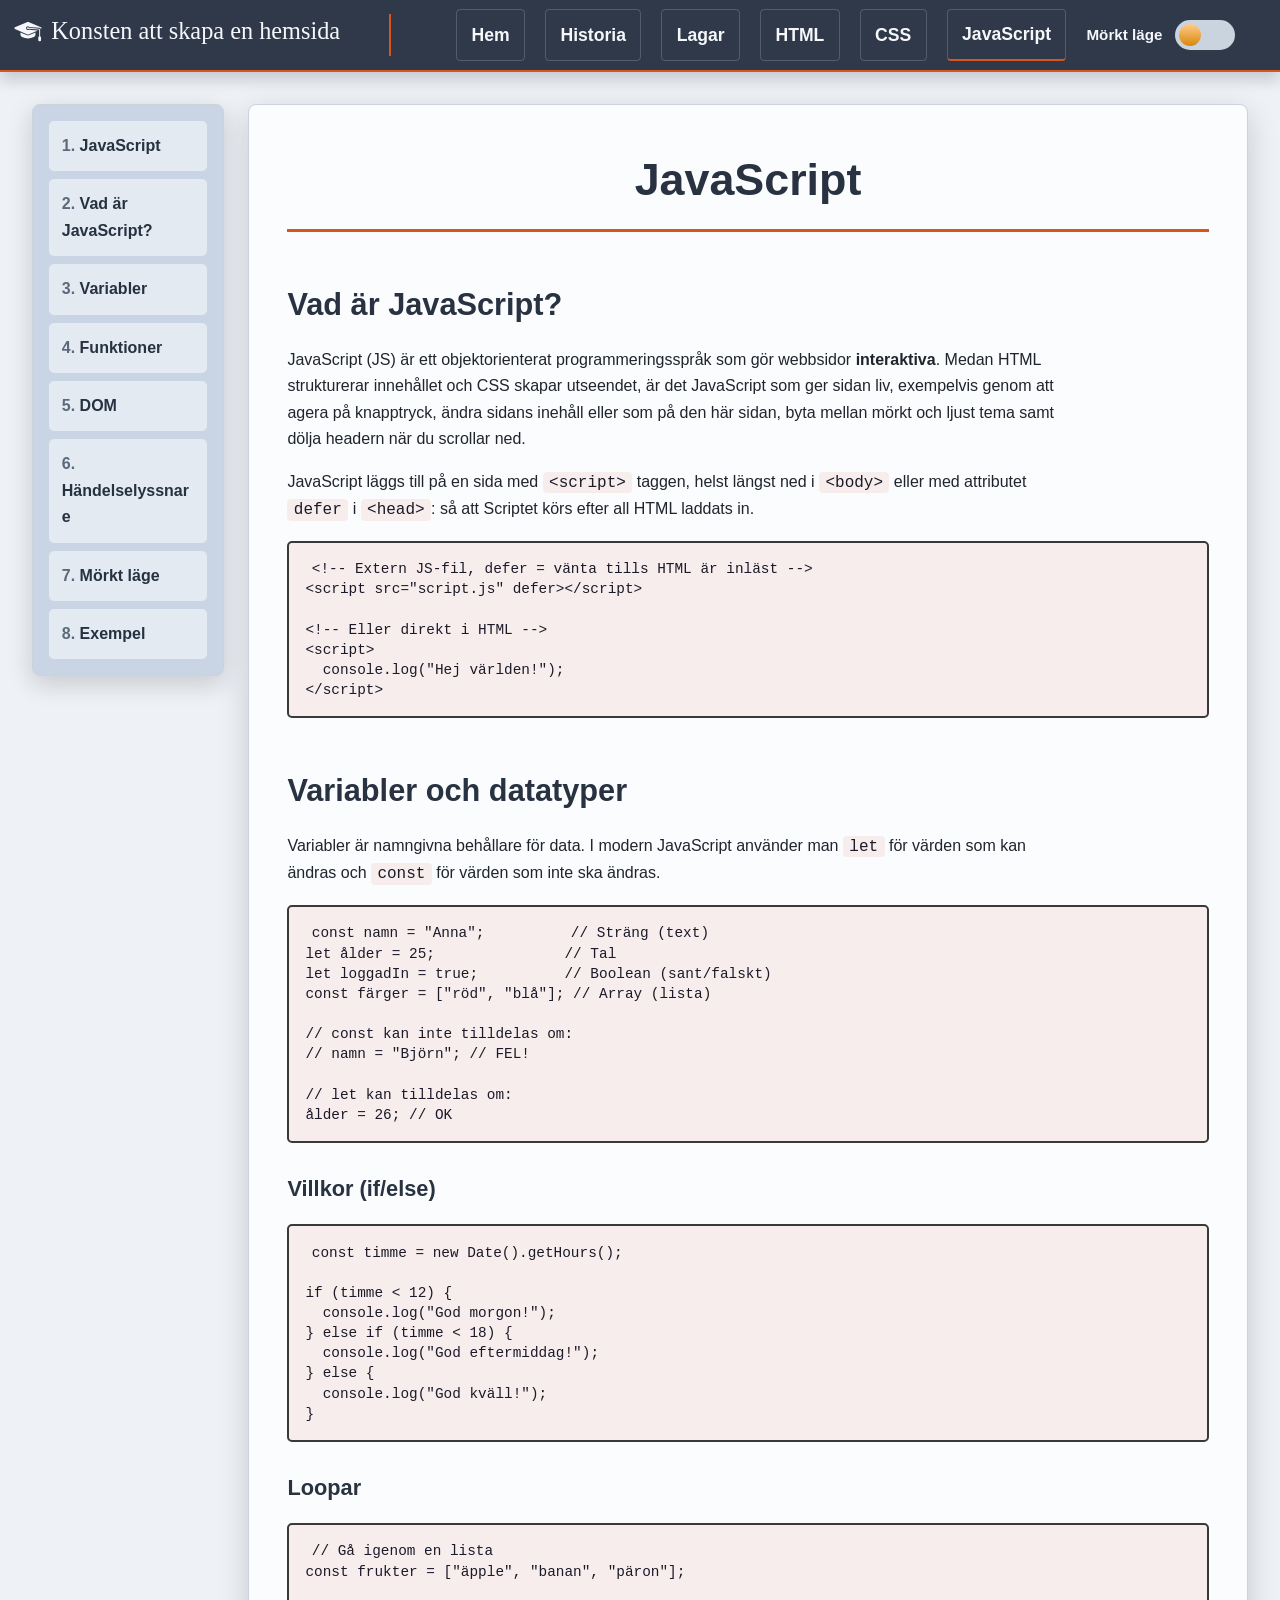
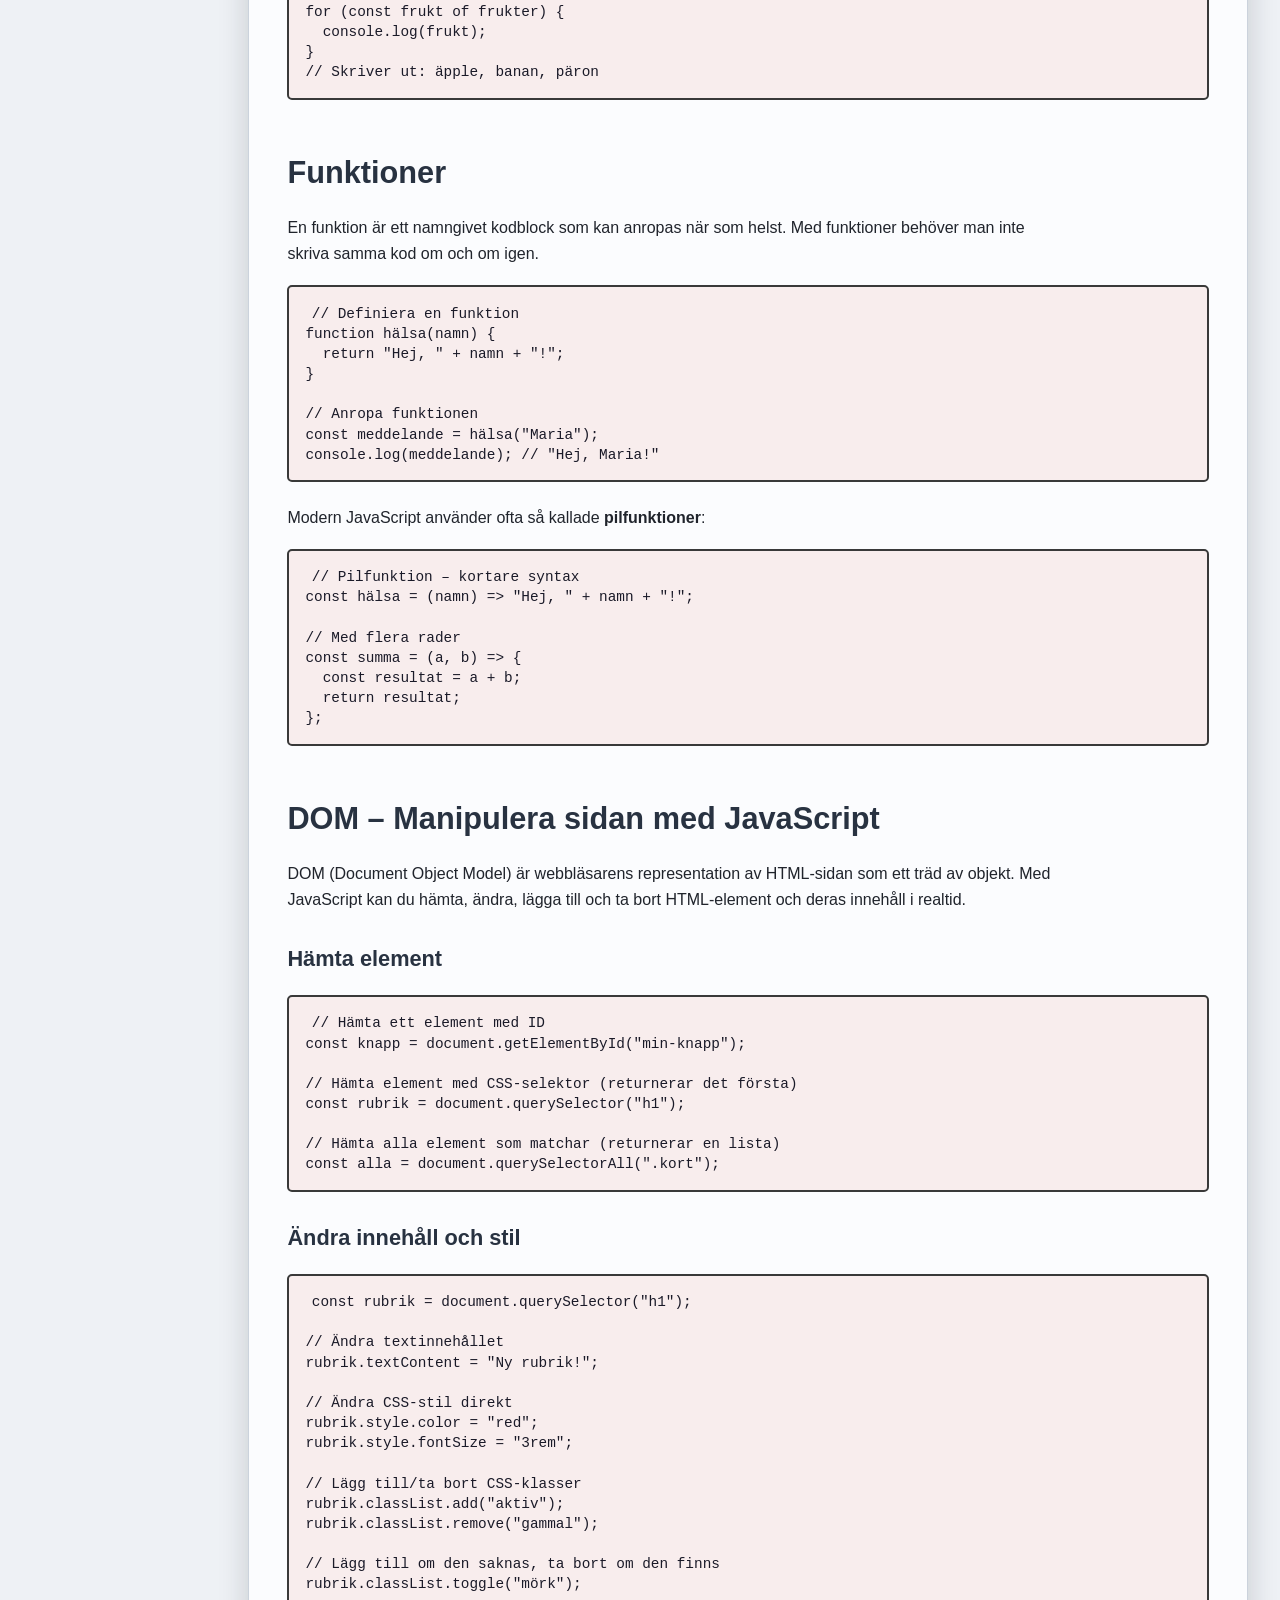
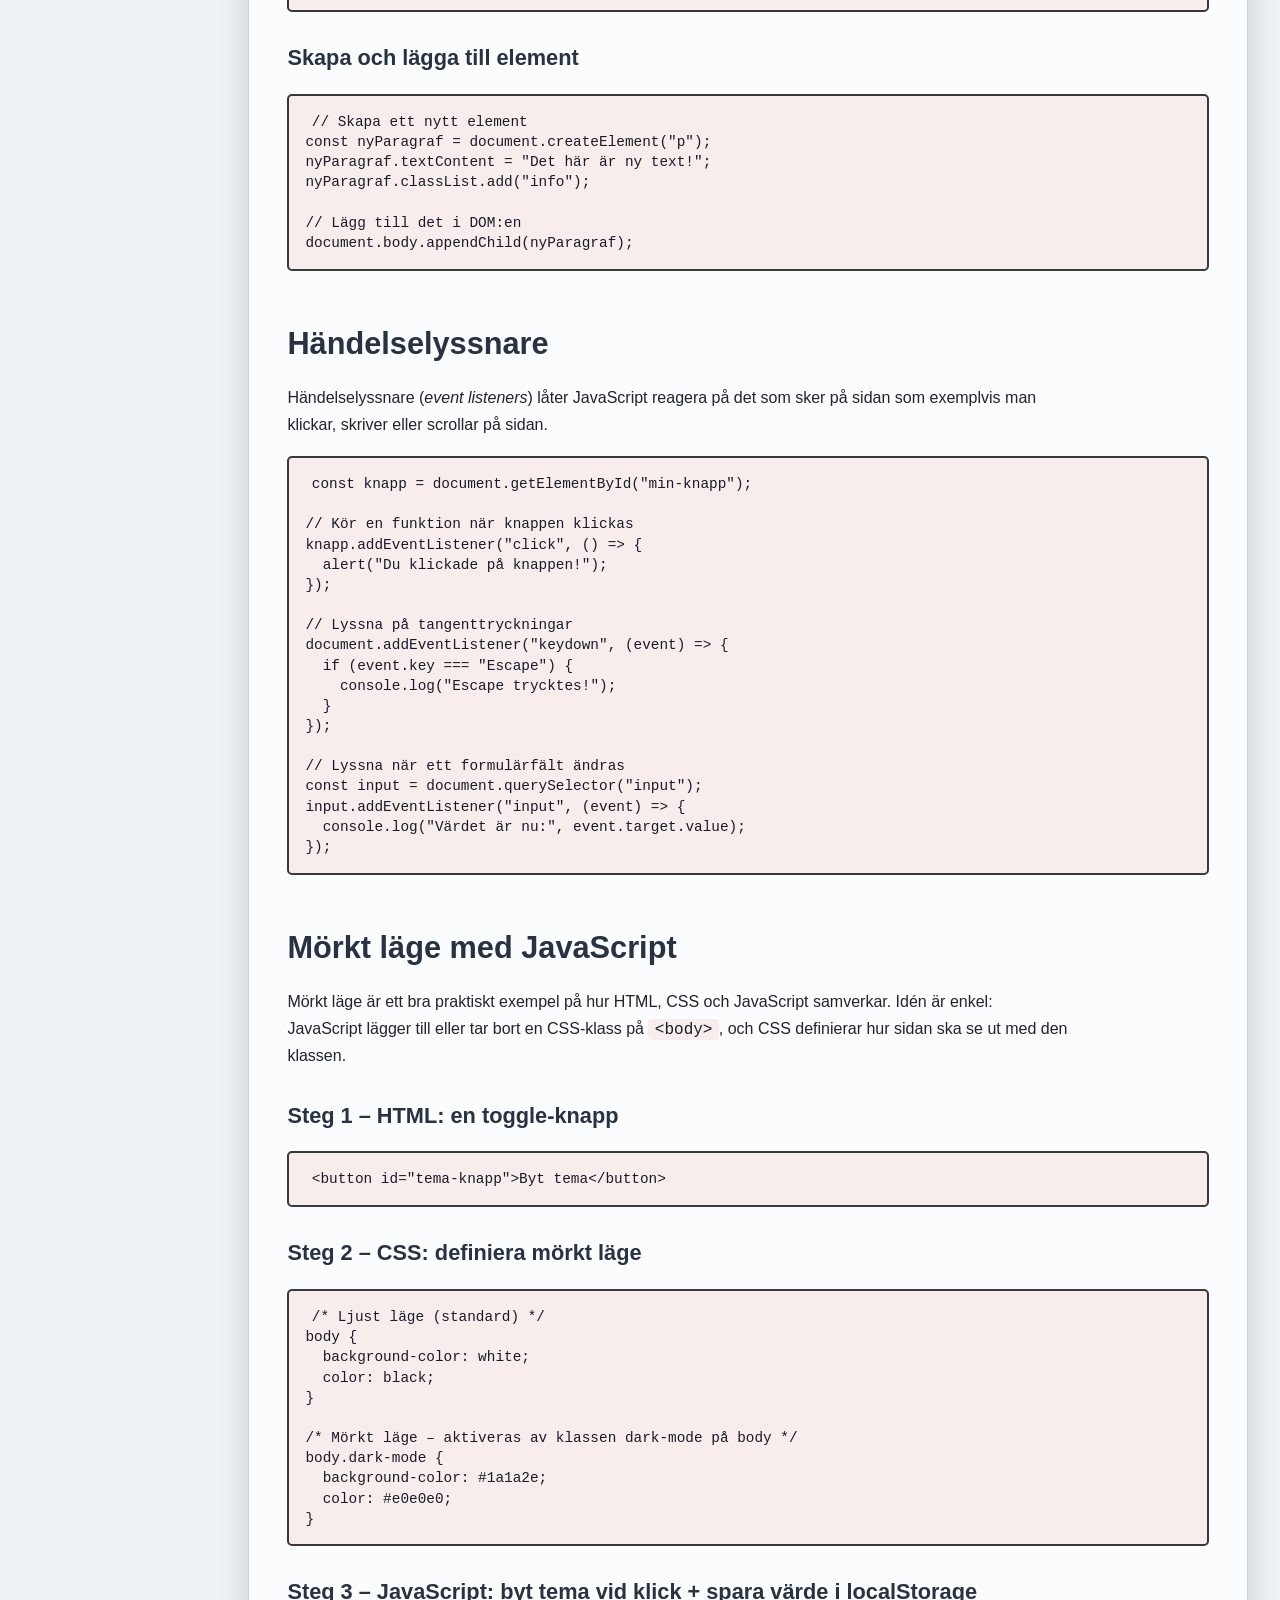
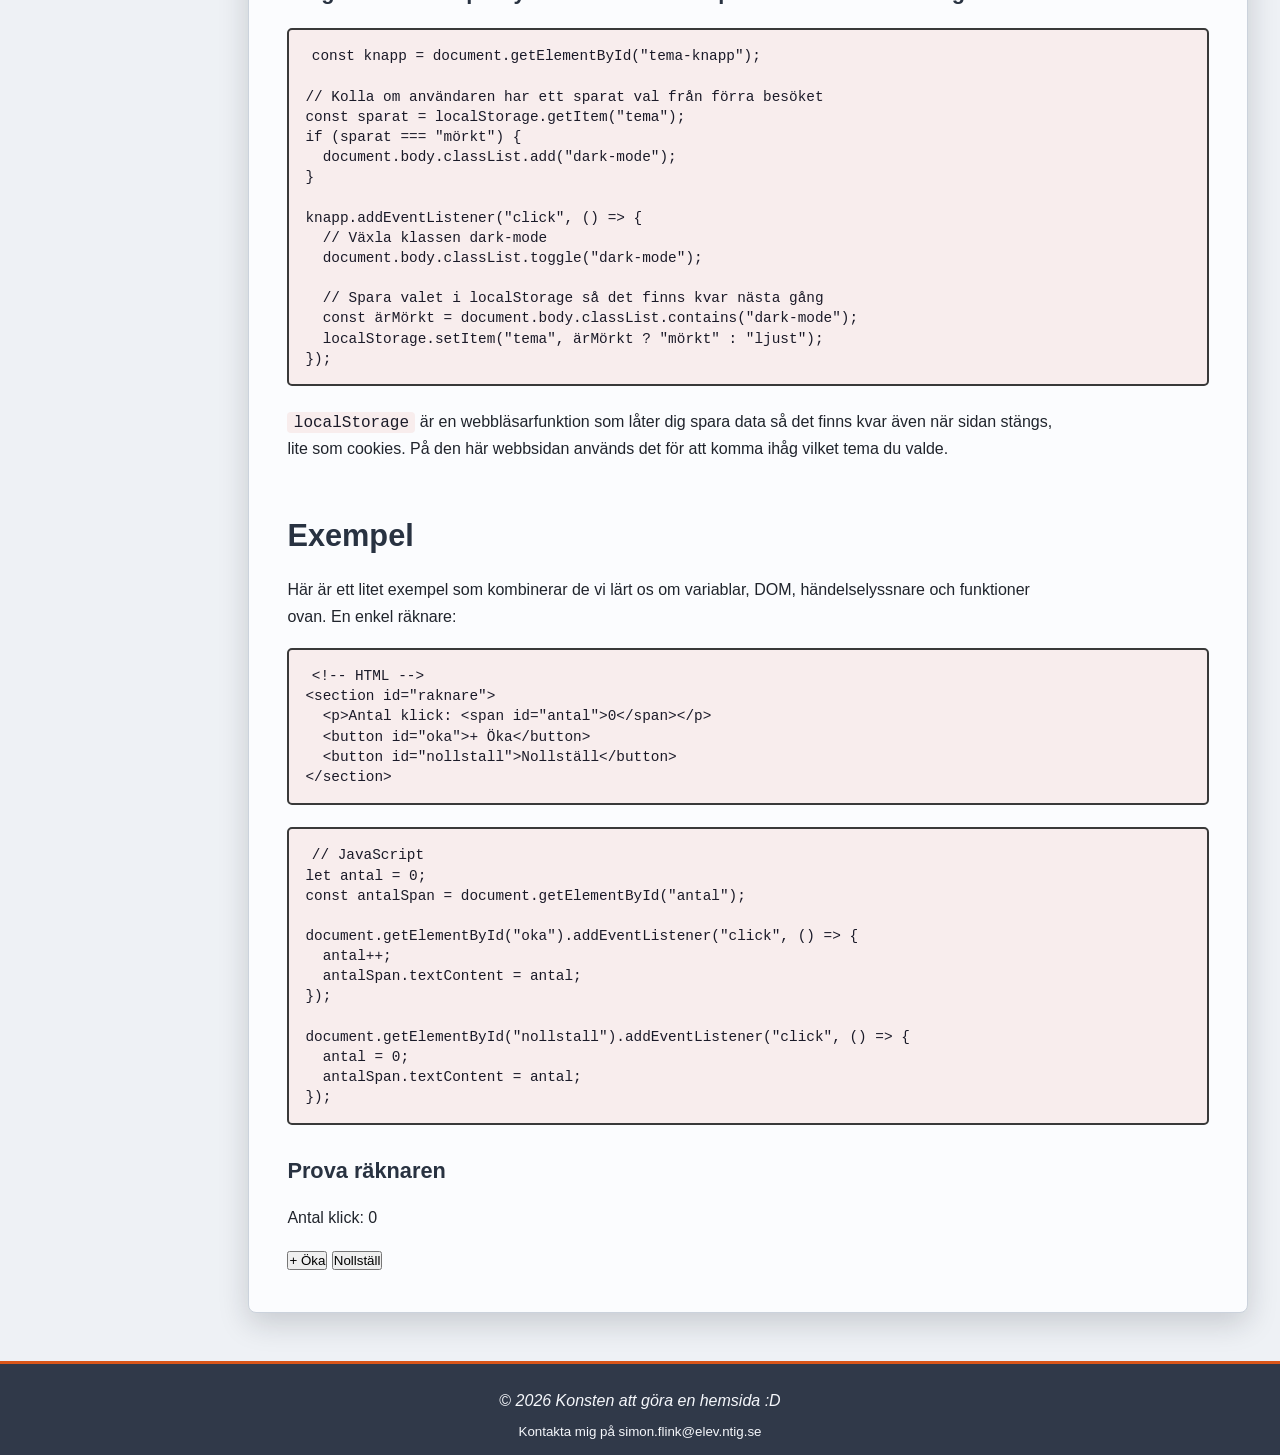
<file: javascript.html>
<!doctype html>
<html lang="sv">

<head>
	<meta charset="UTF-8">
	<meta name="viewport" content="width=device-width, initial-scale=1.0">
	<meta name="description" content="Guide för att skapa en hemsida med HTML, CSS och JavaScript.">
	<title>Konsten att skapa en hemsida | JavaScript</title>
	<link rel="stylesheet" href="style.css">
	<link rel="icon" href="assets/logo.svg" type="image/svg+xml">

	<link rel="prefetch" href="historia.html">
	<link rel="prefetch" href="lagar.html">
	<link rel="prefetch" href="html.html">
	<link rel="prefetch" href="css.html">
	<link rel="prefetch" href="javascript.html">
</head>

<body>
	<a href="#main" class="skip-link">Hoppa till huvudinnehåll</a>

	<!-- HEADER -->
	<header>
		<div class="header-logo" id="logo">
			<a href="index.html">
				<svg width="360" height="30" viewBox="0 0 385 30" xmlns="http://www.w3.org/2000/svg" role="img"
					aria-label="Konsten att skapa en hemsida">
					<g class="drawing-elements">
						<path
							d="M30,22v3c0,0.552-0.448,1-1,1h-1c-0.552,0-1-0.448-1-1v-3c0-0.552,0.448-1,1-1v-7.539l-11.198-0.896  C16.621,12.822,16.337,13,16,13c-0.552,0-1-0.448-1-1c0-0.552,0.448-1,1-1c0.396,0,0.732,0.235,0.894,0.57l11.186,0.895  c0.516,0.041,0.92,0.479,0.92,0.997V21C29.552,21,30,21.448,30,22z M16,19.725c-0.547,0-1.094-0.111-1.603-0.334L8,16.592v2.227  c0,1.136,0.642,2.175,1.658,2.683l0,0C11.655,22.501,13.827,23,16,23s4.345-0.499,6.341-1.497l0,0C23.358,20.995,24,19.956,24,18.82  v-2.227l-6.397,2.799C17.094,19.614,16.547,19.725,16,19.725z M29.906,11.084L17.202,5.526C16.819,5.358,16.41,5.275,16,5.275  c-0.41,0-0.819,0.084-1.202,0.252L2.094,11.084c-0.799,0.35-0.799,1.483,0,1.832l12.703,5.559c0.765,0.334,1.641,0.334,2.405,0  l9.416-4.121l-9.438-0.755C16.843,13.858,16.434,14,16,14c-1.103,0-2-0.897-2-2c0-1.103,0.897-2,2-2  c0.552,0,1.062,0.224,1.431,0.609l10.729,0.858c0.842,0.067,1.525,0.666,1.751,1.445C30.704,12.561,30.703,11.433,29.906,11.084z" />
						<text x="41" y="24" fill="#000000" font-family="Segoe UI" font-size="26"
							stroke-width="0">Konsten att skapa en hemsida</text>
					</g>
				</svg>
			</a>
		</div>

		<nav class="header-navbar">
			<button class="navbar-menu-toggle" aria-label="Toggle navigation menu" aria-expanded="false"
				aria-controls="navbar-menu">
				<span class="bar"></span>
				<span class="bar"></span>
				<span class="bar"></span>
			</button>
			<ul class="navbar-menu" id="navbar-menu" aria-hidden="true">
				<li><a href="index.html">Hem</a></li>
				<li><a href="historia.html">Historia</a></li>
				<li><a href="lagar.html">Lagar</a></li>
				<li><a href="html.html">HTML</a></li>
				<li><a href="css.html">CSS</a></li>
				<li><a class="active-link" aria-current="page" href="javascript.html">JavaScript</a></li>
				<li class="dark-mode-toggle-item">
					<span class="navbar-dark-mode-label">Mörkt läge</span>
					<label class="switch">
						<input type="checkbox" id="darkModeToggle">
						<span class="slider"></span>
					</label>
				</li>
			</ul>
		</nav>
	</header>

	<!-- OVERLAY -->
	<div id="overlay" onclick="closeNavbar()" aria-hidden="true"></div>

	<main id="main">
		<aside aria-label="Innehållsförteckning">
			<ul>
				<li><a href="#javascript">JavaScript</a></li>
				<li><a href="#vad-ar-javascript">Vad är JavaScript?</a></li>
				<li><a href="#variabler-datatyper">Variabler</a></li>
				<li><a href="#funktioner">Funktioner</a></li>
				<li><a href="#dom-manipulation">DOM</a></li>
				<li><a href="#handelselyssnare">Händelselyssnare</a></li>
				<li><a href="#morkt-lage">Mörkt läge</a></li>
				<li><a href="#interaktivt-exempel">Exempel</a></li>
			</ul>
		</aside>

		<article id="main-content">
			<h1 id="javascript">JavaScript</h1>

			<h2 id="vad-ar-javascript">Vad är JavaScript?</h2>
			<p>
				JavaScript (JS) är ett objektorienterat programmeringsspråk som gör webbsidor
				<strong>interaktiva</strong>. Medan HTML strukturerar innehållet och
				CSS skapar utseendet, är det JavaScript som ger sidan liv, exempelvis
				genom att agera på knapptryck, ändra sidans inehåll eller som på den här sidan, byta mellan 
				mörkt och ljust tema samt dölja headern när du scrollar ned.
			</p>

			<p>
				JavaScript läggs till på en sida med
				<code>&lt;script&gt;</code> taggen, helst längst ned i
				<code>&lt;body&gt;</code> eller med attributet <code>defer</code> i
				<code>&lt;head&gt;</code>: så att Scriptet körs efter all HTML laddats in.
			</p>
			<pre><code>&lt;!-- Extern JS-fil, defer = vänta tills HTML är inläst --&gt;
&lt;script src="script.js" defer&gt;&lt;/script&gt;

&lt;!-- Eller direkt i HTML --&gt;
&lt;script&gt;
  console.log("Hej världen!");
&lt;/script&gt;</code></pre>

			<h2 id="variabler-datatyper">Variabler och datatyper</h2>
			<p>
				Variabler är namngivna behållare för data. I modern JavaScript
				använder man <code>let</code> för värden som kan ändras och
				<code>const</code> för värden som inte ska ändras.
			</p>
			<pre><code>const namn = "Anna";          // Sträng (text)
let ålder = 25;               // Tal
let loggadIn = true;          // Boolean (sant/falskt)
const färger = ["röd", "blå"]; // Array (lista)

// const kan inte tilldelas om:
// namn = "Björn"; // FEL!

// let kan tilldelas om:
ålder = 26; // OK</code></pre>

			<h3>Villkor (if/else)</h3>
			<pre><code>const timme = new Date().getHours();

if (timme &lt; 12) {
  console.log("God morgon!");
} else if (timme &lt; 18) {
  console.log("God eftermiddag!");
} else {
  console.log("God kväll!");
}</code></pre>

			<h3>Loopar</h3>
			<pre><code>// Gå igenom en lista
const frukter = ["äpple", "banan", "päron"];

for (const frukt of frukter) {
  console.log(frukt);
}
// Skriver ut: äpple, banan, päron</code></pre>

			<h2 id="funktioner">Funktioner</h2>
			<p>
				En funktion är ett namngivet kodblock som kan anropas när som helst.
				Med funktioner behöver man inte skriva samma kod om och om igen.
			</p>
			<pre><code>// Definiera en funktion
function hälsa(namn) {
  return "Hej, " + namn + "!";
}

// Anropa funktionen
const meddelande = hälsa("Maria");
console.log(meddelande); // "Hej, Maria!"</code></pre>

			<p>
				Modern JavaScript använder ofta så kallade
				<strong>pilfunktioner</strong>:
			</p>
			<pre><code>// Pilfunktion – kortare syntax
const hälsa = (namn) => "Hej, " + namn + "!";

// Med flera rader
const summa = (a, b) => {
  const resultat = a + b;
  return resultat;
};</code></pre>

			<h2 id="dom-manipulation">DOM – Manipulera sidan med JavaScript</h2>
			<p>
				DOM (Document Object Model) är webbläsarens representation av
				HTML-sidan som ett träd av objekt. Med JavaScript kan du hämta, ändra,
				lägga till och ta bort HTML-element och deras innehåll i realtid.
			</p>

			<h3>Hämta element</h3>
			<pre><code>// Hämta ett element med ID
const knapp = document.getElementById("min-knapp");

// Hämta element med CSS-selektor (returnerar det första)
const rubrik = document.querySelector("h1");

// Hämta alla element som matchar (returnerar en lista)
const alla = document.querySelectorAll(".kort");</code></pre>

			<h3>Ändra innehåll och stil</h3>
			<pre><code>const rubrik = document.querySelector("h1");

// Ändra textinnehållet
rubrik.textContent = "Ny rubrik!";

// Ändra CSS-stil direkt
rubrik.style.color = "red";
rubrik.style.fontSize = "3rem";

// Lägg till/ta bort CSS-klasser
rubrik.classList.add("aktiv");
rubrik.classList.remove("gammal");

// Lägg till om den saknas, ta bort om den finns
rubrik.classList.toggle("mörk"); </code></pre>

			<h3>Skapa och lägga till element</h3>
			<pre><code>// Skapa ett nytt element
const nyParagraf = document.createElement("p");
nyParagraf.textContent = "Det här är ny text!";
nyParagraf.classList.add("info");

// Lägg till det i DOM:en
document.body.appendChild(nyParagraf);</code></pre>

			<h2 id="handelselyssnare">Händelselyssnare</h2>
			<p>
				Händelselyssnare (<em>event listeners</em>) låter JavaScript reagera
				på det som sker på sidan som exemplvis man klickar, skriver
				eller scrollar på sidan.
			</p>
			<pre><code>const knapp = document.getElementById("min-knapp");

// Kör en funktion när knappen klickas
knapp.addEventListener("click", () => {
  alert("Du klickade på knappen!");
});

// Lyssna på tangenttryckningar
document.addEventListener("keydown", (event) => {
  if (event.key === "Escape") {
    console.log("Escape trycktes!");
  }
});

// Lyssna när ett formulärfält ändras
const input = document.querySelector("input");
input.addEventListener("input", (event) => {
  console.log("Värdet är nu:", event.target.value);
});</code></pre>

			<h2 id="morkt-lage">Mörkt läge med JavaScript</h2>
			<p>
				Mörkt läge är ett bra praktiskt exempel på hur HTML, CSS och
				JavaScript samverkar. Idén är enkel: JavaScript lägger till eller tar
				bort en CSS-klass på <code>&lt;body&gt;</code>, och CSS definierar hur
				sidan ska se ut med den klassen.
			</p>

			<h3>Steg 1 – HTML: en toggle-knapp</h3>
			<pre><code>&lt;button id="tema-knapp"&gt;Byt tema&lt;/button&gt;</code></pre>

			<h3>Steg 2 – CSS: definiera mörkt läge</h3>
			<pre><code>/* Ljust läge (standard) */
body {
  background-color: white;
  color: black;
}

/* Mörkt läge – aktiveras av klassen dark-mode på body */
body.dark-mode {
  background-color: #1a1a2e;
  color: #e0e0e0;
}</code></pre>

			<h3>Steg 3 – JavaScript: byt tema vid klick + spara värde i localStorage</h3>
			<pre><code>const knapp = document.getElementById("tema-knapp");

// Kolla om användaren har ett sparat val från förra besöket
const sparat = localStorage.getItem("tema");
if (sparat === "mörkt") {
  document.body.classList.add("dark-mode");
}

knapp.addEventListener("click", () => {
  // Växla klassen dark-mode
  document.body.classList.toggle("dark-mode");

  // Spara valet i localStorage så det finns kvar nästa gång
  const ärMörkt = document.body.classList.contains("dark-mode");
  localStorage.setItem("tema", ärMörkt ? "mörkt" : "ljust");
});</code></pre>

			<p>
				<code>localStorage</code> är en webbläsarfunktion som låter
				dig spara data så det finns kvar även när sidan stängs, lite som cookies. 
				På den här webbsidan används det för att komma ihåg vilket tema du
				valde.
			</p>

			<h2 id="interaktivt-exempel">Exempel</h2>
			<p>
				Här är ett litet exempel som kombinerar de vi lärt os om variablar, 
				DOM, händelselyssnare och funktioner ovan. En enkel räknare:
			</p>

			<pre><code>&lt;!-- HTML --&gt;
&lt;section id="raknare"&gt;
  &lt;p&gt;Antal klick: &lt;span id="antal"&gt;0&lt;/span&gt;&lt;/p&gt;
  &lt;button id="oka"&gt;+ Öka&lt;/button&gt;
  &lt;button id="nollstall"&gt;Nollställ&lt;/button&gt;
&lt;/section&gt;</code></pre>

			<pre><code>// JavaScript
let antal = 0;
const antalSpan = document.getElementById("antal");

document.getElementById("oka").addEventListener("click", () => {
  antal++;
  antalSpan.textContent = antal;
});

document.getElementById("nollstall").addEventListener("click", () => {
  antal = 0;
  antalSpan.textContent = antal;
});</code></pre>

			<section class="interactive-demo">
				<h3>Prova räknaren</h3>
				<div>
					<!-- ARIA-live och ARIA-atomic för att talet ska läsas upp live av skärmläsaren -->
					<p>Antal klick: <span id="antal" aria-live="polite" aria-atomic="true">0</span></p>
					<div>
						<button id="oka" aria-label="Öka räknaren">+ Öka</button>
						<button id="nollstall" aria-label="Nollställ räknaren">Nollställ</button>
					</div>
				</div>
			</section>
		</article>
	</main>

	<footer id="footer">
		<p>&copy; <em>2026 Konsten att göra en hemsida :D</em></p>
		<p><sub>Kontakta mig på simon.flink@elev.ntig.se</sub></p>
	</footer>

	<script src="script.js" defer></script>

	<script>
let antal = 0;
const antalSpan = document.getElementById("antal");

document.getElementById("oka").addEventListener("click", () => {
  antal++;
  antalSpan.textContent = antal;
});

document.getElementById("nollstall").addEventListener("click", () => {
  antal = 0;
  antalSpan.textContent = antal;
});
	</script>
</body>

</html>
</file>
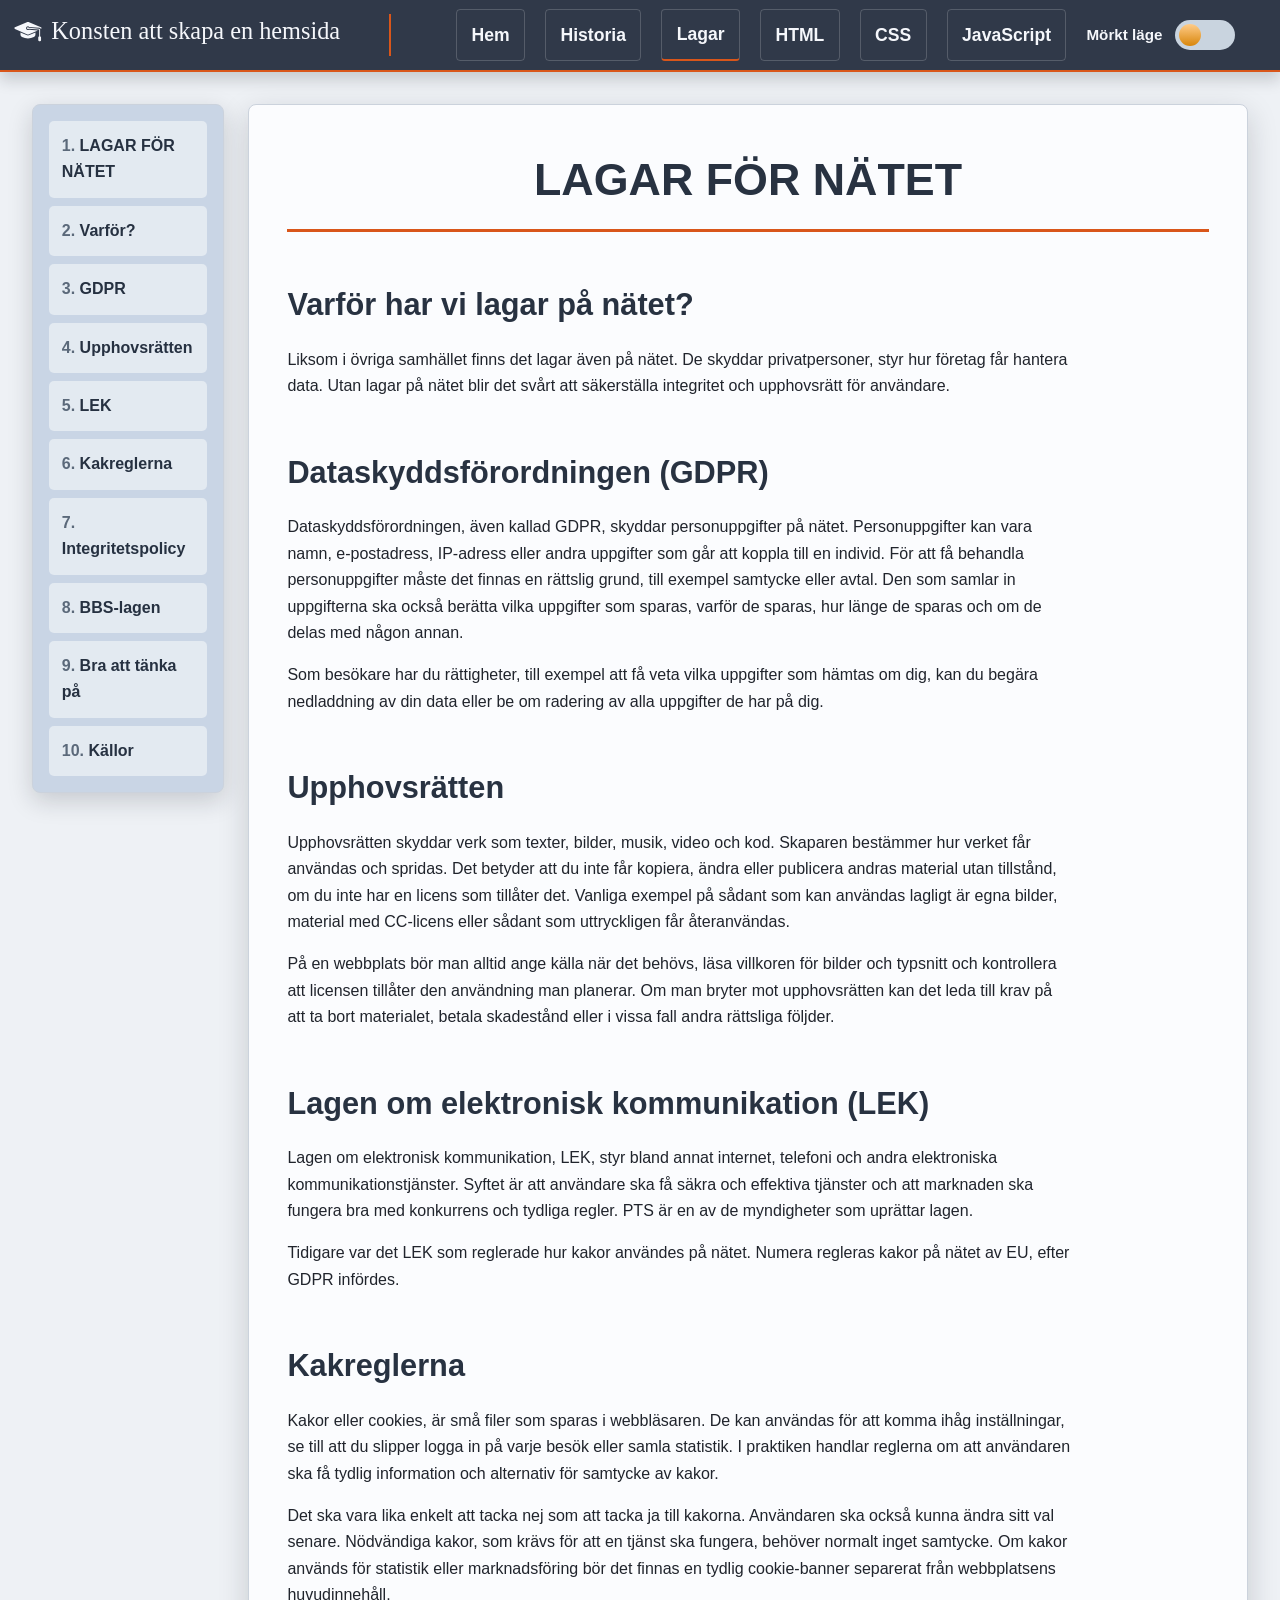
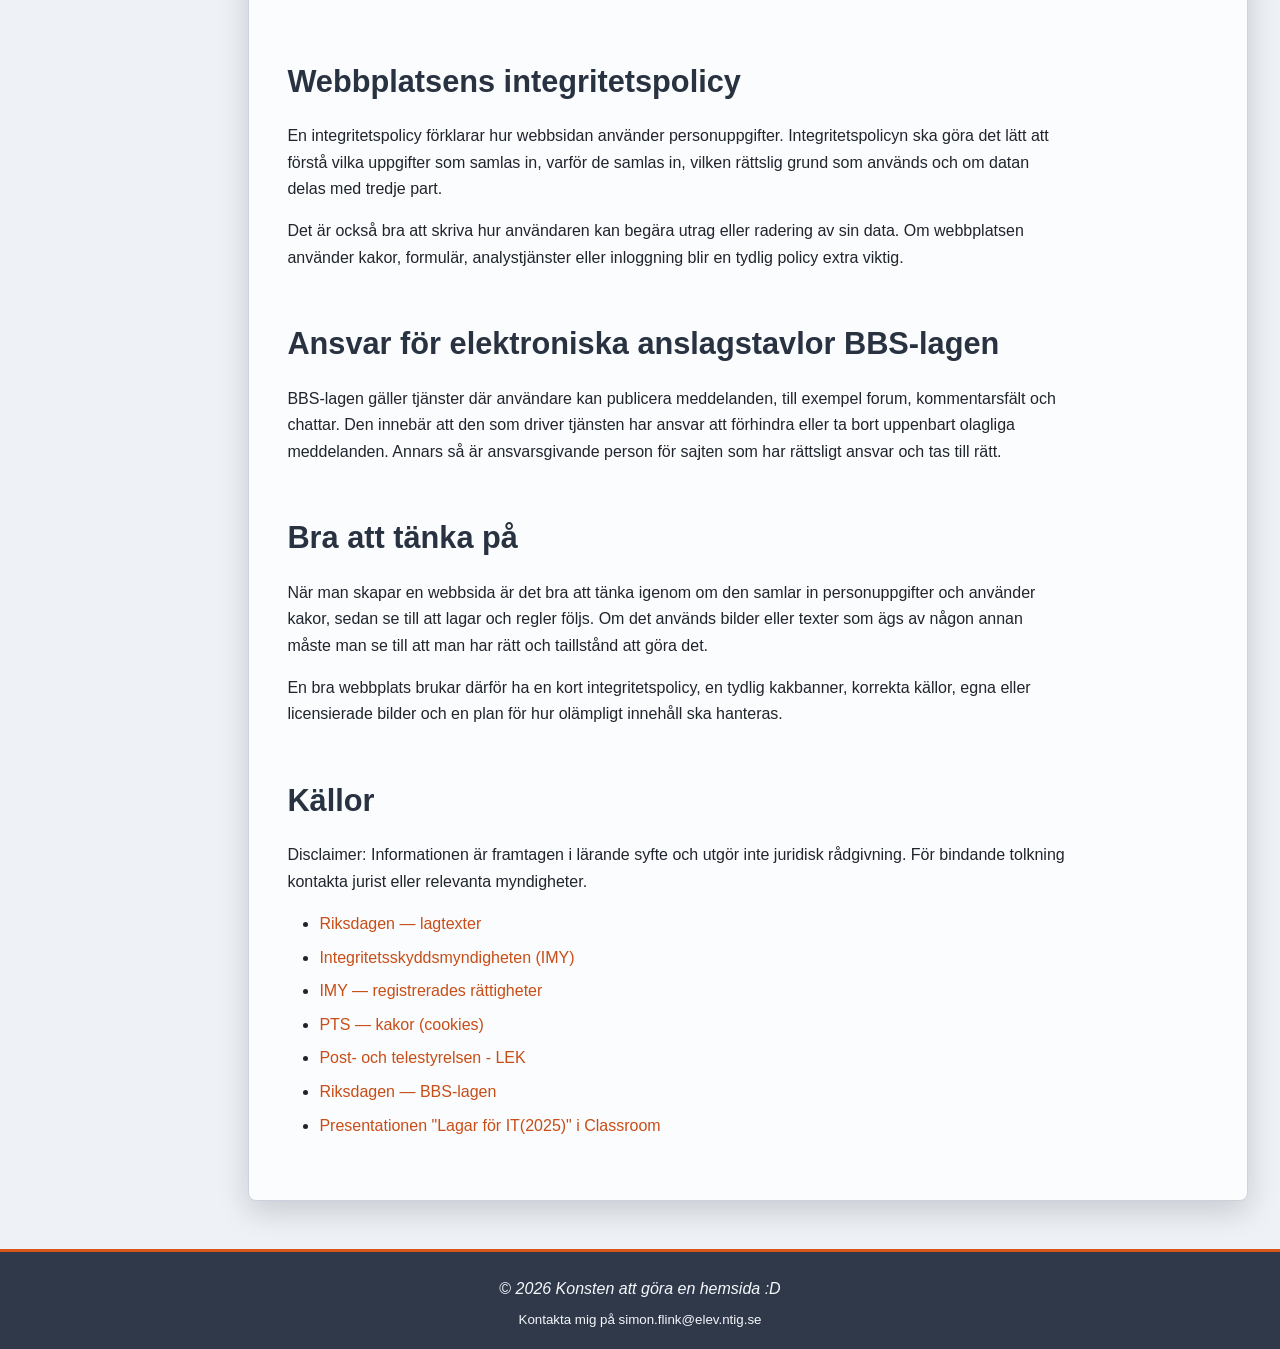
<file: lagar.html>
<!doctype html>
<html lang="sv">

<head>
	<meta charset="UTF-8">
	<meta name="viewport" content="width=device-width, initial-scale=1.0">
	<meta name="description" content="Guide för att skapa en hemsida med HTML, CSS och JavaScript.">
	<title>Konsten att skapa en hemsida | Lagar</title>
	<link rel="stylesheet" href="style.css">
	<link rel="icon" href="assets/logo.svg" type="image/svg+xml">

	<!-- Hämta alla sidor för snabbare navigering -->
	<link rel="prefetch" href="historia.html">
	<link rel="prefetch" href="lagar.html">
	<link rel="prefetch" href="html.html">
	<link rel="prefetch" href="css.html">
	<link rel="prefetch" href="javascript.html">
</head>

<body>
	<a href="#main" class="skip-link">Hoppa till huvudinnehållet</a>

	<!-- HEADER -->
	<header>
		<div class="header-logo" id="logo">
			<a href="index.html">
				<!-- SVG logotyp -->
				<svg width="360" height="30" viewBox="0 0 385 30" xmlns="http://www.w3.org/2000/svg" role="img"
					aria-label="Konsten att skapa en hemsida">
					<g class="drawing-elements">
						<path
							d="M30,22v3c0,0.552-0.448,1-1,1h-1c-0.552,0-1-0.448-1-1v-3c0-0.552,0.448-1,1-1v-7.539l-11.198-0.896  C16.621,12.822,16.337,13,16,13c-0.552,0-1-0.448-1-1c0-0.552,0.448-1,1-1c0.396,0,0.732,0.235,0.894,0.57l11.186,0.895  c0.516,0.041,0.92,0.479,0.92,0.997V21C29.552,21,30,21.448,30,22z M16,19.725c-0.547,0-1.094-0.111-1.603-0.334L8,16.592v2.227  c0,1.136,0.642,2.175,1.658,2.683l0,0C11.655,22.501,13.827,23,16,23s4.345-0.499,6.341-1.497l0,0C23.358,20.995,24,19.956,24,18.82  v-2.227l-6.397,2.799C17.094,19.614,16.547,19.725,16,19.725z M29.906,11.084L17.202,5.526C16.819,5.358,16.41,5.275,16,5.275  c-0.41,0-0.819,0.084-1.202,0.252L2.094,11.084c-0.799,0.35-0.799,1.483,0,1.832l12.703,5.559c0.765,0.334,1.641,0.334,2.405,0  l9.416-4.121l-9.438-0.755C16.843,13.858,16.434,14,16,14c-1.103,0-2-0.897-2-2c0-1.103,0.897-2,2-2  c0.552,0,1.062,0.224,1.431,0.609l10.729,0.858c0.842,0.067,1.525,0.666,1.751,1.445C30.704,12.561,30.703,11.433,29.906,11.084z" />
						<text x="41" y="24" fill="#000000" font-family="Segoe UI" font-size="26"
							stroke-width="0">Konsten att skapa en hemsida</text>
					</g>
				</svg>
			</a>
		</div>

		<nav class="header-navbar">
			<button class="navbar-menu-toggle" aria-label="Toggle navigation menu" aria-expanded="false"
				aria-controls="navbar-menu">
				<span class="bar"></span>
				<span class="bar"></span>
				<span class="bar"></span>
			</button>
			<ul class="navbar-menu" id="navbar-menu" aria-hidden="true">
				<li><a href="index.html">Hem</a></li>
				<li><a href="historia.html">Historia</a></li>
				<li><a class="active-link" aria-current="page" href="lagar.html">Lagar</a></li>
				<li><a href="html.html">HTML</a></li>
				<li><a href="css.html">CSS</a></li>
				<li><a href="javascript.html">JavaScript</a></li>
				<li class="dark-mode-toggle-item">
					<span class="navbar-dark-mode-label">Mörkt läge</span>
					<label class="switch">
						<input type="checkbox" id="darkModeToggle">
						<span class="slider"></span>
					</label>
				</li>
			</ul>
		</nav>
	</header>

	<!-- OVERLAY -->
	<div id="overlay" onclick="closeNavbar()" aria-hidden="true"></div>

	<main id="main">
		<aside aria-label="Innehållsförteckning">
			<ul>
				<li><a href="#lagar">LAGAR FÖR NÄTET</a></li>
				<li><a href="#varfor-lagar">Varför?</a></li>
				<li><a href="#gdpr">GDPR</a></li>
				<li><a href="#upphovsratt">Upphovsrätten</a></li>
				<li><a href="#lek">LEK</a></li>
				<li><a href="#kaklagen">Kakreglerna</a></li>
				<li><a href="#integritetspolicy">Integritetspolicy</a></li>
				<li><a href="#bbs-lagen">BBS-lagen</a></li>
				<li><a href="#bra-att-tänka-på">Bra att tänka på</a></li>
				<li><a href="#kallor">Källor</a></li>
			</ul>
		</aside>

		<article id="main-content">
			<h1 id="lagar">LAGAR FÖR NÄTET</h1>
			<h2 id="varfor-lagar">Varför har vi lagar på nätet?</h2>
			<p>
				Liksom i övriga samhället finns det lagar även på nätet. De skyddar
				privatpersoner, styr hur företag får hantera data. Utan lagar på nätet
				blir det svårt att säkerställa integritet och upphovsrätt för användare.
			</p>

			<h2 id="gdpr">Dataskyddsförordningen (GDPR)</h2>
			<p>
				Dataskyddsförordningen, även kallad GDPR, skyddar personuppgifter på
				nätet. Personuppgifter kan vara namn, e-postadress, IP-adress eller
				andra uppgifter som går att koppla till en individ. För att få
				behandla personuppgifter måste det finnas en rättslig grund, till
				exempel samtycke eller avtal. Den som samlar in uppgifterna ska också
				berätta vilka uppgifter som sparas, varför de sparas, hur länge de
				sparas och om de delas med någon annan.
			</p>
			<p>
				Som besökare har du rättigheter, till exempel att få veta vilka
				uppgifter som hämtas om dig, kan du begära nedladdning av din data
				eller be om radering av alla uppgifter de har på dig.
			</p>

			<h2 id="upphovsratt">Upphovsrätten</h2>
			<p>
				Upphovsrätten skyddar verk som texter, bilder, musik, video och kod.
				Skaparen bestämmer hur verket får användas och spridas. Det
				betyder att du inte får kopiera, ändra eller publicera andras material
				utan tillstånd, om du inte har en licens som tillåter det. Vanliga
				exempel på sådant som kan användas lagligt är egna bilder, material med
				CC-licens eller sådant som uttryckligen får återanvändas.
			</p>
			<p>
				På en webbplats bör man alltid ange källa när det behövs, läsa villkoren
				för bilder och typsnitt och kontrollera att licensen tillåter den
				användning man planerar. Om man bryter mot upphovsrätten kan det leda
				till krav på att ta bort materialet, betala skadestånd eller i vissa
				fall andra rättsliga följder.
			</p>

			<h2 id="lek">Lagen om elektronisk kommunikation (LEK)</h2>
			<p>
				Lagen om elektronisk kommunikation, LEK, styr bland annat internet,
				telefoni och andra elektroniska kommunikationstjänster. Syftet är att
				användare ska få säkra och effektiva tjänster och att marknaden ska
				fungera bra med konkurrens och tydliga regler. PTS är en av de
				myndigheter som uprättar lagen.
			</p>
			<p>
				Tidigare var det LEK som reglerade hur kakor användes på nätet.
				Numera regleras kakor på nätet av EU, efter GDPR infördes.
			</p>
			<h2 id="kaklagen">Kakreglerna</h2>
			<p>
				Kakor eller cookies, är små filer som sparas i webbläsaren. De kan
				användas för att komma ihåg inställningar, se till att du slipper logga
				in på varje besök eller samla statistik. I praktiken handlar reglerna om 
				att användaren ska få tydlig information och alternativ för samtycke av kakor.
			</p>
			<p>
				Det ska vara lika enkelt att tacka nej som att tacka ja till kakorna. 
				Användaren ska också kunna ändra sitt val senare. Nödvändiga kakor,
				som krävs för att en tjänst ska fungera, behöver normalt inget samtycke.
				Om kakor används för statistik eller marknadsföring bör det finnas en tydlig
				cookie-banner separerat från webbplatsens huvudinnehåll.
			</p>
			<h2 id="integritetspolicy">Webbplatsens integritetspolicy</h2>
			<p>
				En integritetspolicy förklarar hur webbsidan använder personuppgifter. 
				Integritetspolicyn ska göra det lätt att förstå vilka uppgifter som samlas in,
				varför de samlas in, vilken rättslig grund som används och om datan delas med tredje part.
			</p>
			<p>
				Det är också bra att skriva hur användaren kan begära utrag eller radering av sin data.
				Om webbplatsen använder kakor, formulär, analystjänster eller inloggning blir en 
				tydlig policy extra viktig.
			</p>
			<h2 id="bbs-lagen">Ansvar för elektroniska anslagstavlor BBS-lagen</h2>
			<p>
				BBS-lagen gäller tjänster där användare kan publicera meddelanden, till
				exempel forum, kommentarsfält och chattar. Den innebär att den
				som driver tjänsten har ansvar att förhindra eller ta bort
				uppenbart olagliga meddelanden. Annars så är ansvarsgivande person för sajten 
				som har rättsligt ansvar och tas till rätt.
			</p>

			<h2 id="bra-att-tänka-på">Bra att tänka på</h2>
			<p>
				När man skapar en webbsida är det bra att tänka igenom om den
				samlar in personuppgifter och använder kakor, sedan se till att lagar och regler följs. 
				Om det används bilder eller texter som ägs av någon annan måste man
				se till att man har rätt och taillstånd att göra det.

			</p>
			<p>
				En bra webbplats brukar därför ha en kort integritetspolicy, en tydlig
				kakbanner, korrekta källor, egna eller licensierade bilder och en plan
				för hur olämpligt innehåll ska hanteras.
			</p>

			<h2 id="kallor">Källor</h2>
			<p>
				Disclaimer: Informationen är framtagen i lärande syfte och utgör inte
				juridisk rådgivning. För bindande tolkning kontakta jurist eller
				relevanta myndigheter.
			</p>
			<ul>
				<!-- targer="_blank" för att öppna länken i en ny flik och 
				rel="noopener noreferrer" för öppna länken som en ny process och inte skicka med headern -->
				<li>
					<a href="https://www.riksdagen.se/sv/sok/?avd=dokument" 
						target="_blank" rel="noopener noreferrer">
						Riksdagen — lagtexter
					</a>
				</li>
				<li>
					<a href="https://www.imy.se/" target="_blank" rel="noopener noreferrer">
						Integritetsskyddsmyndigheten (IMY)
					</a>
				</li>
				<li>
					<a href="https://www.imy.se/verksamhet/dataskydd/det-har-galler-enligt-gdpr/de-registrerades-rattigheter/"
						target="_blank" rel="noopener noreferrer">
						IMY — registrerades rättigheter
					</a>
				</li>
				<li>
					<a href="https://pts.se/internet-och-telefoni/kakor-cookies/" 
						target="_blank" rel="noopener noreferrer">
						PTS — kakor (cookies)
					</a>
				</li>
				<li>
					<a href="https://pts.se/internet-och-telefoni/regler-vi-arbetar-efter/lek--lagen-om-elektronisk-kommunikation/"
						target="_blank" rel="noopener noreferrer">
						Post- och telestyrelsen - LEK
					</a>
				</li>
				<li>
					<a href="https://www.riksdagen.se/sv/dokument-och-lagar/dokument/svensk-forfattningssamling/lag-1998112-om-ansvar-for-elektroniska_sfs-1998-112/"
						target="_blank" rel="noopener noreferrer">
						Riksdagen — BBS-lagen
					</a>
				</li>
				<li>
					<a href="https://docs.google.com/presentation/d/1Sc5WDhoC6M6NDIYV_8lcLsnfhYubEJMEzLnNcxOtaVI/edit?slide=id.g8fd1836577_0_219#slide=id.g8fd1836577_0_219"
						target="_blank" rel="noopener noreferrer">
						Presentationen "Lagar för IT(2025)" i Classroom
					</a>
				</li>
			</ul>
		</article>
	</main>

	<footer id="footer">
		<p>&copy; <em>2026 Konsten att göra en hemsida :D</em></p>
		<p><sub>Kontakta mig på simon.flink@elev.ntig.se</sub></p>
	</footer>

	<!-- Script -->
	<script src="script.js" defer></script>
</body>

</html>
</file>
<file: style.css>
/* ===== CSS VARIABLAR ===== */
/* :root selector väljer root-elementet (html) och är bra för globala variabler */

:root {
	/*Färger - Dessa variabler används genom hela CSS:en */
	--primary-color: #303949;
	--secondary-color: #d9561a;
	--shadow-color: rgba(24, 29, 38, 0.18);
	--background-color: #eef1f5;
	--article-background-color: #fbfcfe;

	--primary-border-color: #d9561a;
	--secondary-border-color: #cbd2dc;

	--header-text-color: #f5f7fb;
	--heading-text-color: #283241;
	--text-color: #20242c;
	--hyper-text-color: #c84d16;
	--muted-text-color: #5b697a;

	--hover-text-color: #050504;
	--hover-background-color: #ffe0a6;
	--toggle-button-color: #c9d4df;

	--overlay-color: rgba(0, 0, 0, 0.5);
	--switch-slider-gradient: linear-gradient(180deg, #ffcc89, #d8860b);
	--dropdown-menu-background: rgba(48, 57, 73, 0.92);

	--aside-text-color: #263141;
	--aside-background-color: #c9d5e5;
	--aside-card-background-color: #e3eaf1;


	--code-snippet-background-color: #f8eded;
	--code-snippet-text-color: #1a1a28;
	--code-snippet-border: 2px solid #393939;

	/* Övergångs längd i sekunder*/
	--transition-quick: 0.15s;
	--transition-standard: 0.3s;
	--transition-slow: 0.4s;

	--focus-outline: 3px solid var(--secondary-color);
	--focus-outline-offset: 2px;

	/* Höjd storlekar*/
	--header-height: clamp(56px, 8vw, 72px);
	--footer-height: 100px;

	/* Räknare för rubiker */
	counter-reset: headings;
}

/* ===== VARIABLAR FÖR MÖRKT LÄGE ===== */

body.dark-mode {
	--primary-color: #252b37;
	--secondary-color: #78b58e;
	--shadow-color: rgba(0, 0, 0, 0.35);
	--background-color: #181c24;
	--article-background-color: #1f2027;

	--primary-border-color: #d8b95f;
	--secondary-border-color: #3b4352;

	--header-text-color: #cdcad2;
	--heading-text-color: #f0cf77;
	--text-color: #e2e7ef;
	--hyper-text-color: #f08a4b;
	--muted-text-color: #9aa8b8;

	--hover-text-color: #050504;
	--hover-background-color: #feda6a;
	--toggle-button-color: #393939;

	--overlay-color: rgba(0, 0, 0, 0.5);
	--switch-slider-gradient: linear-gradient(180deg, #777, #3a3a3a3a);
	--dropdown-menu-background: rgba(37, 43, 55, 0.95);

	--aside-text-color: #e8edf5;
	--aside-background-color: #282d38;
	--aside-card-background-color: #313a42;

	--code-snippet-background-color: #393939;
	--code-snippet-text-color: #d4d4dc;
	--code-snippet-border: 2px solid #ed7f37;
}

/* ( * ) väljer ALLA element */
* {
	margin: 0;
	padding: 0;
	box-sizing: border-box; /* Gör att padding/border inkluderas i width/height istället för att läggas till */
}

body {
	font-family: "Segoe UI", Tahoma, Geneva, Verdana, sans-serif;
	background: var(--background-color);
	color: var(--text-color);
	min-height: 100dvh;
	line-height: 1.65;
}

/* ===== TILLGÄNGLIGHET ===== */
/* Skip-link: en synlig länk som dyker upp vid tangentbordsfokus, leder till main-innehållet */

/* en synlig länk som dyker upp vid tangentbordsfokus, leder till main */
.skip-link {
	position: absolute; /* positionerar elementet på absoluta koordinater på webbläsar fönstret */
	top: -45px; /* Gömmer länken ovanför skärmen tills den får focus */
	left: 0;

	padding: 8px 16px;
	background-color: var(--secondary-color) !important;
	color: white;

	text-decoration: none;
	font-weight: bold;
	border-radius: 0 0 4px 0;

	z-index: 101; /* ligger ovanpå allt annat */
}

/* ===== FOKUS-INDIKATOR FÖR TANGENTBORD ===== */

/* :focus-visible visar fokus vid tangentbordsnavigering*/
.skip-link:focus-visible {
	top: 0; /* Flyttar in länken till toppen av sidan */
	outline: 3px solid var(--primary-color); /* Synlig fokusmarkering */
}

a:focus-visible,
button:focus-visible,
input:focus-visible {
	outline: var(--focus-outline); /* Synlig utlinje runt elementet */
	outline-offset: var(
		--focus-outline-offset
	); /* Avstånd mellan element och utlinje */
}

.switch input:focus-visible + .slider {
	outline: var(--focus-outline);
	outline-offset: var(--focus-outline-offset);
	border-radius: 50%;
}

/* ===== HEADER ===== */

header {
	display: flex;
	position: fixed; /* stannar på plats även vid scroll */
	top: 0;
	width: 100%;
	z-index: 100; /* Högre z-index = ovanpå andra element */

	height: var(--header-height);
	padding: 0.85rem 1vw;

	background: var(--primary-color);
	color: var(--header-text-color);
	border-bottom: 2px solid var(--primary-border-color);
	box-shadow: 0 8px 14px var(--shadow-color); /* Svag skugga under headern */

	transition: transform var(--transition-standard) ease; /* Animering vid scroll */
}

/* Klass som läggs till med JS när användaren scrollar ner */
header.hide {
	transform: translateY(-100%); /* Flyttar headern upp utanför skärmen */
}

/* ===== LOGA OCH NAVIGATION ===== */

.header-logo {
	display: flex;
	align-items: center;

	padding-right: 1rem;

	border-right: solid clamp(2px, 12px - 0.8vw, 8px)
		var(--primary-border-color);
}

/* Gör SVG loggan responsiv med färg temat */
.header-logo svg,
.header-logo text {
	fill: var(--header-text-color);
}

.header-navbar {
	display: flex;
	align-items: center;

	margin-left: auto;
	margin-right: 2rem;
}

/* Hambörgar menyn stannar gömd på större skärmar */
.navbar-menu-toggle {
	display: none;

	padding: 0.5rem;
	background: none;
	border: none;
	cursor: pointer;
}

.navbar-menu-toggle .bar {
	display: block;
	width: 25px;
	height: 3px;
	margin: 5px auto;

	background-color: var(--header-text-color);
	border-radius: 5px;

	transition: all var(--transition-quick) ease-in-out;
}

.navbar-menu {
	display: inline-flex;
	align-items: center;
	gap: 1.25rem;

	list-style: none;
	text-decoration: none;
}

.navbar-menu li a {
	display: block;
	width: max-content;

	padding: 0.65rem 0.9rem;

	font-size: 1.1rem;
	font-weight: 550;
	text-decoration: none;

	color: var(--header-text-color);

	border: 1px solid rgba(255, 255, 255, 0.18);
	border-radius: 4px;
	transition: var(--transition-quick) ease-in;
}

.navbar-menu li a:is(:hover, :focus-visible) {
	color: var(--hover-text-color);
	background-color: var(--hover-background-color);
	box-shadow: var(--interactive-shadow);
}

.navbar-menu li a:focus-visible {
	outline: var(--focus-outline);
}

.navbar-menu-toggle:focus-visible {
	outline: var(--focus-outline);
	outline-offset: var(--focus-outline-offset);
	border-radius: 4px;
}

.navbar-menu-toggle:focus-visible .bar {
	outline: none;
}

.navbar-menu li a.active-link {
	border-bottom: 2px solid var(--primary-border-color);
}

/* Halvgenomskinlig bakgrund som visas bakom mobilmenyn */
#overlay {
	position: fixed;
	inset: 0; /* top:0, right:0, bottom:0, left:0 */

	background-color: var(--overlay-color);
	backdrop-filter: blur(2px); /* Slöeffekt på innehållet under */

	z-index: 11;

	opacity: 0;
	visibility: hidden; /* Dold men synlig för tab-ordning */

	transition: opacity var(--transition-standard) ease;
}

/* ===== Mörkt/Ljust läge switch ===== */

.dark-mode-toggle-item {
	display: flex;
	align-items: center;
	gap: 0.8rem;

	margin-left: auto;
}

.navbar-dark-mode-label {
	font-size: 0.95rem;
	font-weight: 600;

	color: var(--header-text-color);
}

.switch {
	position: relative;

	width: 60px;
	height: 30px;

	background: var(--toggle-button-color);
	border-radius: 30px;

	cursor: pointer;
	flex-shrink: 0;

	transition: var(--transition-standard);
}

.switch input {
	opacity: 0;
	width: 0;
	height: 0;
}

.slider {
	position: absolute;
	left: 4px;
	bottom: 4px;

	width: 22px;
	height: 22px;

	border-radius: 50%;
	background: var(--switch-slider-gradient);

	transition: var(--transition-standard);
}

input:checked + .slider {
	transform: translateX(30px);
	background: var(--switch-slider-gradient);
}

/* ===== HUVUDLAYOUT ===== */

main {
	display: grid;
	grid-template-columns: auto 1fr; /* Sidomeny + artikel */
	gap: 1.5rem;

	width: 100%;
	padding: 0 clamp(1rem, 3vw, 2rem);
	margin: calc(var(--header-height) + 2rem) 0 3rem; /* Lägger till marginal för fixed header */

	min-height: calc(
		100vh - var(--header-height) - var(--footer-height)
	); /* Minst höjd för att trycka ner footer */
}

/* ===== SIDOMENY ===== */

aside {
	position: sticky;
	top: calc(var(--header-height) + 1rem);
	z-index: 10;

	height: fit-content;
	max-height: calc(100vh - var(--header-height) - 2rem);

	width: clamp(160px, 15vw, 280px);
	max-width: 100%;

	padding: 1rem;
	background: var(--aside-background-color);
	border: 1px solid var(--secondary-border-color);
	border-radius: 8px;
	box-shadow: 0 8px 24px var(--shadow-color);

	overflow: auto;
	scroll-behavior: smooth;

	transition: top var(--transition-standard) ease-in-out;
}

aside ul {
	display: flex;
	flex-direction: column;
	gap: 0.5rem;

	list-style: none;
	text-decoration: none;
}

aside li a {
	display: block;
	padding: 0.75rem 0.8rem;
	border-radius: 5px;

	font-weight: 600;
	text-decoration: none;
	overflow-wrap: anywhere;

	color: var(--aside-text-color);
	background-color: var(--aside-card-background-color);

	/* Incrementerar räknaren "headings" varje gång ny länk skapas */
	counter-increment: headings;
}

/* Lägger till nummering för varje länk i sidomenyn */
aside li a:before {
	content: counter(headings) ". ";
	font-weight: 800;
	color: var(--muted-text-color);
}

aside li a:is(:hover, :focus-visible) {
	background-color: var(--hover-background-color);
	color: var(--hover-text-color);

	border: 1px solid var(--primary-border-color);

	box-shadow: 0 0 6px 6px var(--shadow-color);
	transform: translateX(0.5rem);
}

/* ===== ARTIKELINNEHÅLL ===== */

article {
	min-height: calc(100vh - var(--header-height) - var(--footer-height) - 6rem);
	width: min(1060px, 100%); /* Max 1060px, annars 100% */

	background: var(--article-background-color);
	border-radius: 8px;

	padding: clamp(1.25rem, 3vw, 3rem); /* Responsiv padding */
	border: 1px solid var(--secondary-border-color);
	margin: 0 auto; /* Centrerar elementet horisontellt */

	box-shadow: 0 10px 30px var(--shadow-color);
}

/* Responsiva rubriker med clamp() */
article h1 {
	font-size: clamp(1.8rem, 4vw, 2.8rem);
	text-align: center;

	margin-bottom: 1.5rem;
	padding-bottom: 0.75rem;

	color: var(--heading-text-color);
	border-bottom: 3px solid var(--primary-border-color);
}

article h2 {
	font-size: clamp(1.35rem, 2.4vw, 2.15rem);
	color: var(--heading-text-color);
	margin-top: 3rem;
	margin-bottom: 0.7rem;
}

article h3 {
	font-size: clamp(1.1rem, 1.7vw, 1.55rem);
	color: var(--heading-text-color);
	margin-top: 1.75rem;
	margin-bottom: 0.65rem;
}
article h4 {
	font-size: clamp(1rem, 1vw, 1.2rem);
	margin-bottom: 0.5rem;
}

article p {
	margin: 1rem 0;
}

article ul,
article ol {
	margin-left: 2rem;
	margin-bottom: 1.4rem;
}

article p,
article li {
	max-width: 85%; /* Max 85% av artikelens bredd. Gör det enklare att läsa på breda skärmar */
}

article li {
	margin-bottom: 0.45rem;
}

article table {
	width: 100%;
	border-collapse: collapse;
	margin: 1.5rem 0;
}

article th,
article td {
	text-align: left;
	padding: 2px 1rem;
	border: 2px solid var(--secondary-border-color);
}

article a {
	color: var(--hyper-text-color);
	text-decoration: none;
}

/* ===== KODBLOCK (pre/code) ===== */
/* <pre> bevarar whitespace och radbrytningar, visar kod som det är */

article pre {
	max-width: 100%;
	margin: 1.1rem 0 1.4rem;
	padding: 1rem;

	font-size: 0.9rem;
	line-height: 1.4;
	font-family: "JetBrains Mono", ui-monospace, monospace;

	white-space: pre-wrap; /* Bryt rader vid behov istället för horisontell scroll */
	overflow-x: auto; /* Scrollbar om koden är för lång */

	background-color: var(--code-snippet-background-color);
	color: var(--code-snippet-text-color);
	border: var(--code-snippet-border);
	border-radius: 5px;
}

article pre code {
	font-family: inherit; /* Ärver font från pre */
	color: inherit;
	background-color: transparent;
}
article code {
	font-family: "JetBrains Mono", "Lucida Console", monospace;
	color: var(--code-snippet-text-color);
	background-color: var(--code-snippet-background-color);
	padding: 0.1rem 0.4rem;
	border-radius: 4px;
}

/* ===== FOOTER ===== */

footer {
	height: var(--footer-height);
	padding: 1.5rem;

	text-align: center;

	background: var(--primary-color);
	color: var(--header-text-color);

	border-top: 3px solid var(--primary-border-color); /* Matchar header */
}

/* ===== MEDIA QUERIES ===== */

@media (prefers-reduced-motion: reduce) {
  * { animation: none !important; transition: none !important; }
}

@media screen and (max-width: 1150px) {
	.navbar-menu {
		position: fixed;
		top: 0;
		right: 0;
		z-index: 9;

		flex-direction: column;
		align-items: flex-start;
		gap: 1.7rem;

		min-height: 150vh;
		width: clamp(180px, 25vw, 250px);

		padding: 5rem 1.5rem;
		border-left: 1px solid var(--primary-border-color);
		background-color: var(--dropdown-menu-background);
		backdrop-filter: blur(8px);

		/* Flyttar elementet till höger med hela sin längd */
		transform: translateX(100%);
		transition: var(--transition-standard) ease;
	}

	#overlay.show {
		opacity: 1;
		visibility: visible;
	}
	/* Andvänds för att visa/göma menyn*/
	.navbar-menu.show {
		/* Flyttar tillbaka elementet till sin start positon */
		transform: translateX(0);
	}

	.navbar-menu li a {
		font-size: 1.2rem;
		width: 100%;
		background-color: var(--primary-color);
	}

	.dark-mode-toggle-item {
		justify-content: space-between;

		width: 100%;
		padding: 0.75rem 0;
		padding-top: 1rem;
		border-top: 1px solid rgba(255, 255, 255, 0.2);
		margin-left: 0;
	}

	.navbar-dark-mode-label {
		font-size: 1rem;
	}

	.navbar-menu-toggle {
		display: block;
		position: static;
		z-index: 10;
	}

	/* ===== HAMBURGER TILL X ===== */
	/* :nth-child(): väljer specifika barn - här roteras strecken till ett X */
	.navbar-menu-toggle.show .bar:nth-child(1) {
		transform: translateY(8px) rotate(45deg); /* Rotera 45° */
	}

	.navbar-menu-toggle.show .bar:nth-child(2) {
		opacity: 0; /* Mitt-strecket försvinner */
	}

	.navbar-menu-toggle.show .bar:nth-child(3) {
		transform: translateY(-8px) rotate(-45deg); /* Rotera -45° */
	}
}

/* Tablet (< 750px): sidomeny blir grid */
@media screen and (max-width: 750px) {
	.header-logo {
		flex-shrink: 1;
		width: 85%;
		border-right: none;
	}

	main {
		grid-template-columns: minmax(
			0,
			1fr
		); /* Endast en kolumn, inget aside */
		width: 100%;
		gap: 1rem;
		margin: calc(var(--header-height) + 1rem) 0 2rem;
		padding: 0 1rem;
	}

	aside {
		position: static; /* Inte sticky längre */
		display: block;

		height: fit-content;
		width: 100%;
		min-width: 0;

		margin: 0.5rem 0;
	}

	aside ul {
		display: grid;
		grid-template-columns: repeat(
			auto-fit,
			minmax(150px, 1fr)
		); /* Auto-grid */
		align-items: stretch;
	}

	aside li {
		display: flex;
	}

	article p,
	article li {
		max-width: 100%;
	}

	aside li a {
		width: 100%;
		height: 100%;
	}

	article {
		width: 100%;
		margin: 0.5em auto;
	}
}

/* Mobil (< 450px): header blir vertikal */
@media screen and (max-width: 450px) {
	header {
		flex-direction: column; /* Lodrätt istället för vågrätt */
		align-items: center;

		height: auto;
		padding: 0;
		margin: 0;
	}

	.header-logo svg {
		height: auto;
		width: 95vw;
	}

	main {
		margin: calc(var(--header-height) + 1.5rem) 0 2rem;
		padding: 0 0.75rem;
	}

	aside {
		margin-top: 0;
		border-radius: 8px;
	}

	article {
		width: 100%;
		padding: 1rem;
		margin: 0;
	}
}

/* Liten mobil (< 350px): meny täcker hela skärmen */
@media screen and (max-width: 350px) {
	.navbar-menu-toggle {
		padding: 2px;
	}

	.navbar-menu {
		position: fixed;
		align-items: center;
		inset: var(--header-height) 0 0 0; /* top=header-height, right/bottom/left=0 */

		width: 100vw; /* Hela skärmens bredd */

		gap: clamp(0.5rem, 5vw, 2rem);
		padding: 1rem 0.5rem;
		border-left: none;
	}

	.navbar-menu li a {
		display: block;

		width: min(92vw, 320px);

		padding: clamp(0.5rem, 8vw, 1.5rem) clamp(0.6rem, 3vw, 1rem);
		border-radius: 6px;
	}
}
</file>
<file: index.css>
/* Stil specifika för startsidan */
.hero {
	width: min(760px, 82%);
	margin: 1.5rem auto 2rem;
	display: block;
	border-radius: 8px;
	object-fit: cover;
}

.hero-caption {
	text-align: center;
	font-size: 0.9rem;
	color: var(--muted-text-color);
	margin-top: 0.5rem;
	margin-bottom: 2rem;
}

.card-grid {
	display: grid;
	grid-template-columns: repeat(auto-fit, minmax(220px, 1fr));
	gap: 1rem;
	margin: 2rem 0;
}

.card {
	display: flex;
	flex-direction: column;
	gap: 0.45rem;
	min-height: 150px;
	padding: 1.25rem;

	background: var(--aside-card-background-color);
	color: var(--text-color);
	border: 1px solid var(--secondary-border-color);
	border-radius: 8px;
	text-decoration: none;

	transition: var(--transition-quick) ease;
}

.card:hover {
	transform: translateY(-4px);
	border-color: var(--primary-border-color);
	box-shadow: 0 12px 24px var(--shadow-color);
}

.card h3 {
	color: var(--heading-text-color);
	margin: 0;
	font-size: 1.2rem;
}

.card p {
	font-size: 0.9rem;
	margin: 0;
	color: var(--muted-text-color);
}

.playground {
	display: grid;
	gap: 1rem;
	margin: 2rem 0;
}

.playground-editor {
	min-height: 320px;
	margin: 0;
	padding: 1rem;
	overflow: auto;
}

.playground-editor code {
	display: block;
	min-height: 100%;
}

.playground-preview {
	width: 100%;
	min-height: 320px;
	background-color: var(--code-snippet-background-color);
	border: 1px solid var(--secondary-border-color);
	border-radius: 5px;
}

@media (max-width: 750px) {
	.hero {
		width: 100%;
	}
}
</file>
<file: css.css>
/* Stil specifik för start sidan (index.html) */
.custom-style-box {
	border: 2px dashed var(--primary-border-color);
	border-radius: 8px;
	padding: 1.4rem;
	margin: 1.2rem 0;
	background: color-mix(in srgb, var(--background-color) 80%, transparent);
}

.custom-style-controls {
	display: flex;
	flex-wrap: wrap;
	align-items: flex-end;
	gap: 1.2rem;
}

.custom-style-field {
	display: flex;
	flex-direction: column;
	gap: 0.4rem;
}

.custom-style-field label {
	font-size: 0.85rem;
	font-weight: 600;
	color: var(--heading-text-color);
}

.custom-style-field input[type="color"] {
	width: 52px;
	height: 36px;
	border: 2px solid var(--primary-border-color);
	border-radius: 6px;
	background: none;
	cursor: pointer;
	padding: 2px;
}

.custom-style-actions {
	display: flex;
	gap: 0.6rem;
}

.custom-style-actions button {
	padding: 0.5rem 1.2rem;
	border: none;
	border-radius: 6px;
	font-size: 0.9rem;
	font-weight: 600;
	cursor: pointer;
	transition: var(--transition-quick) ease;
}

#custom-style-apply {
	background: #1a9b1a;
	color: var(--text-color);
}

#custom-style-apply:hover,
#custom-style-reset:hover {
	opacity: 0.8;
}

#custom-style-reset {
	background: var(--aside-background-color);
	color: var(--heading-text-color);
}
</file>
